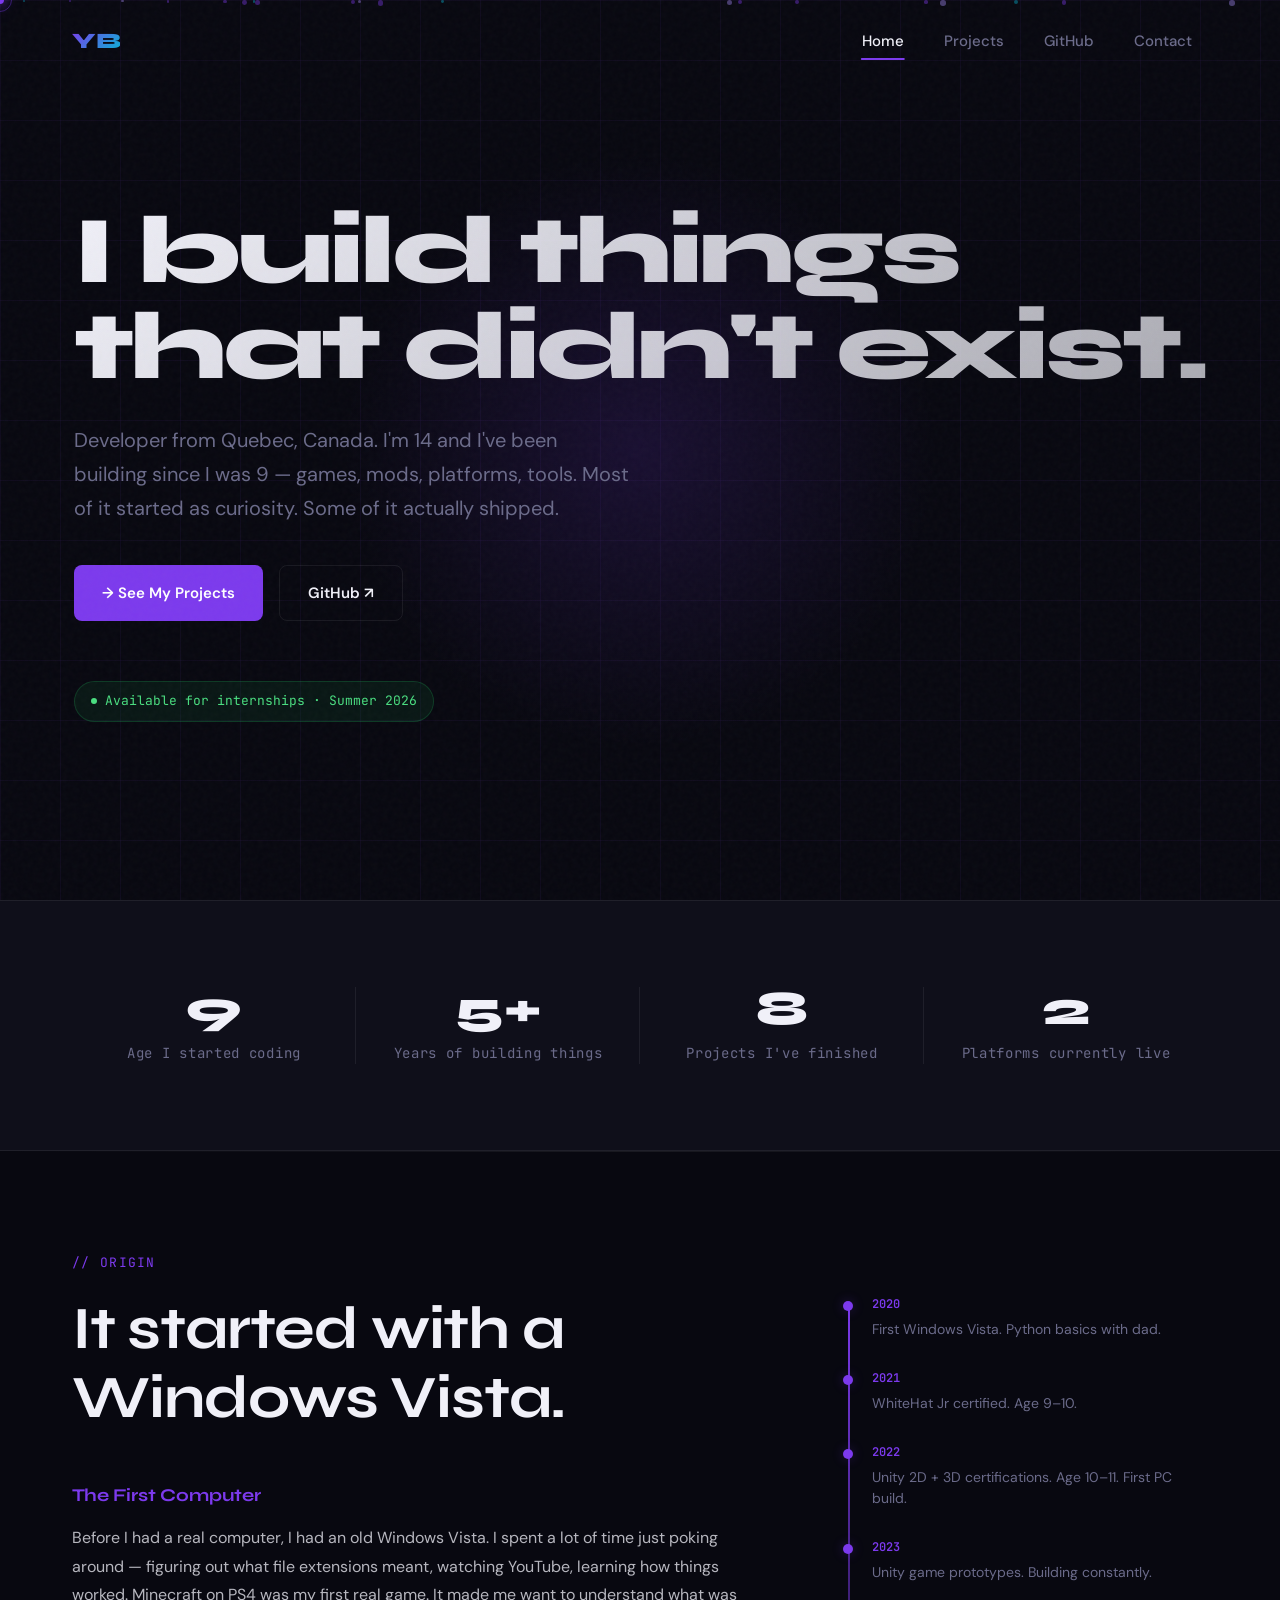
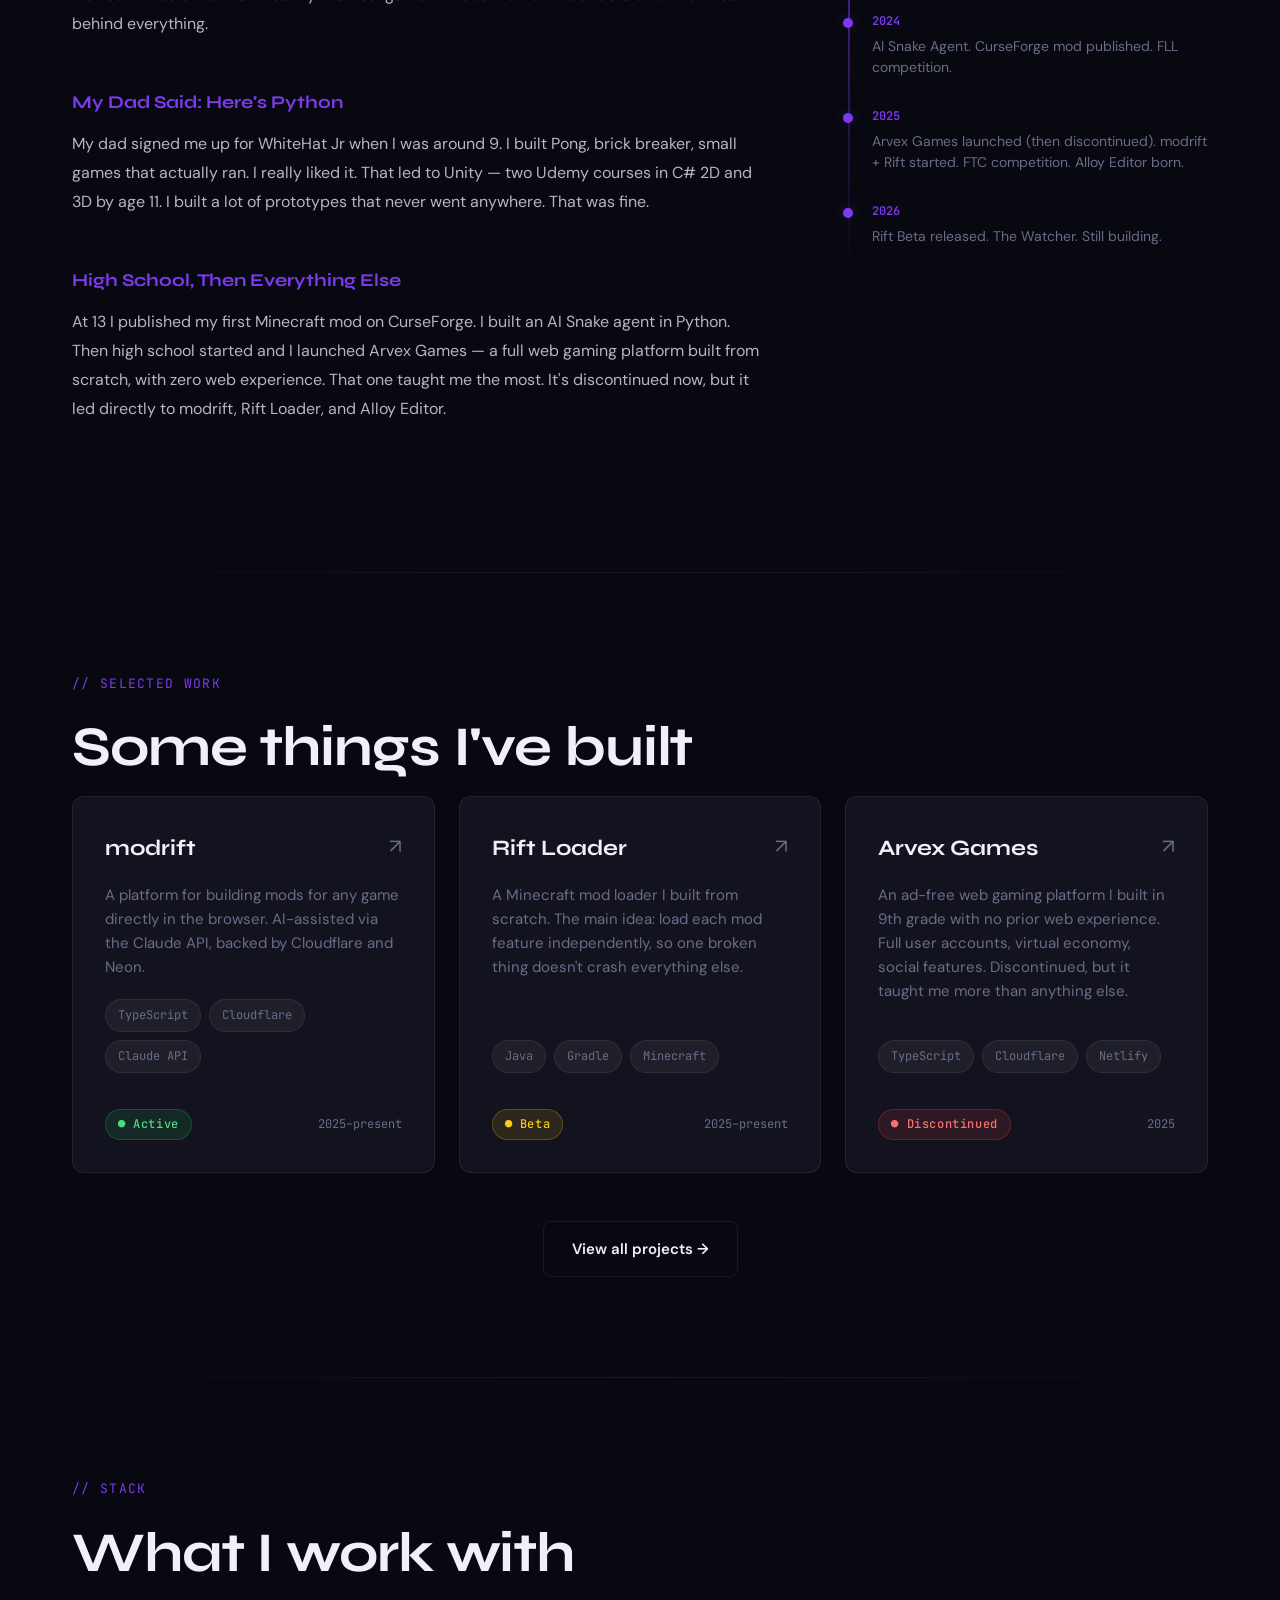
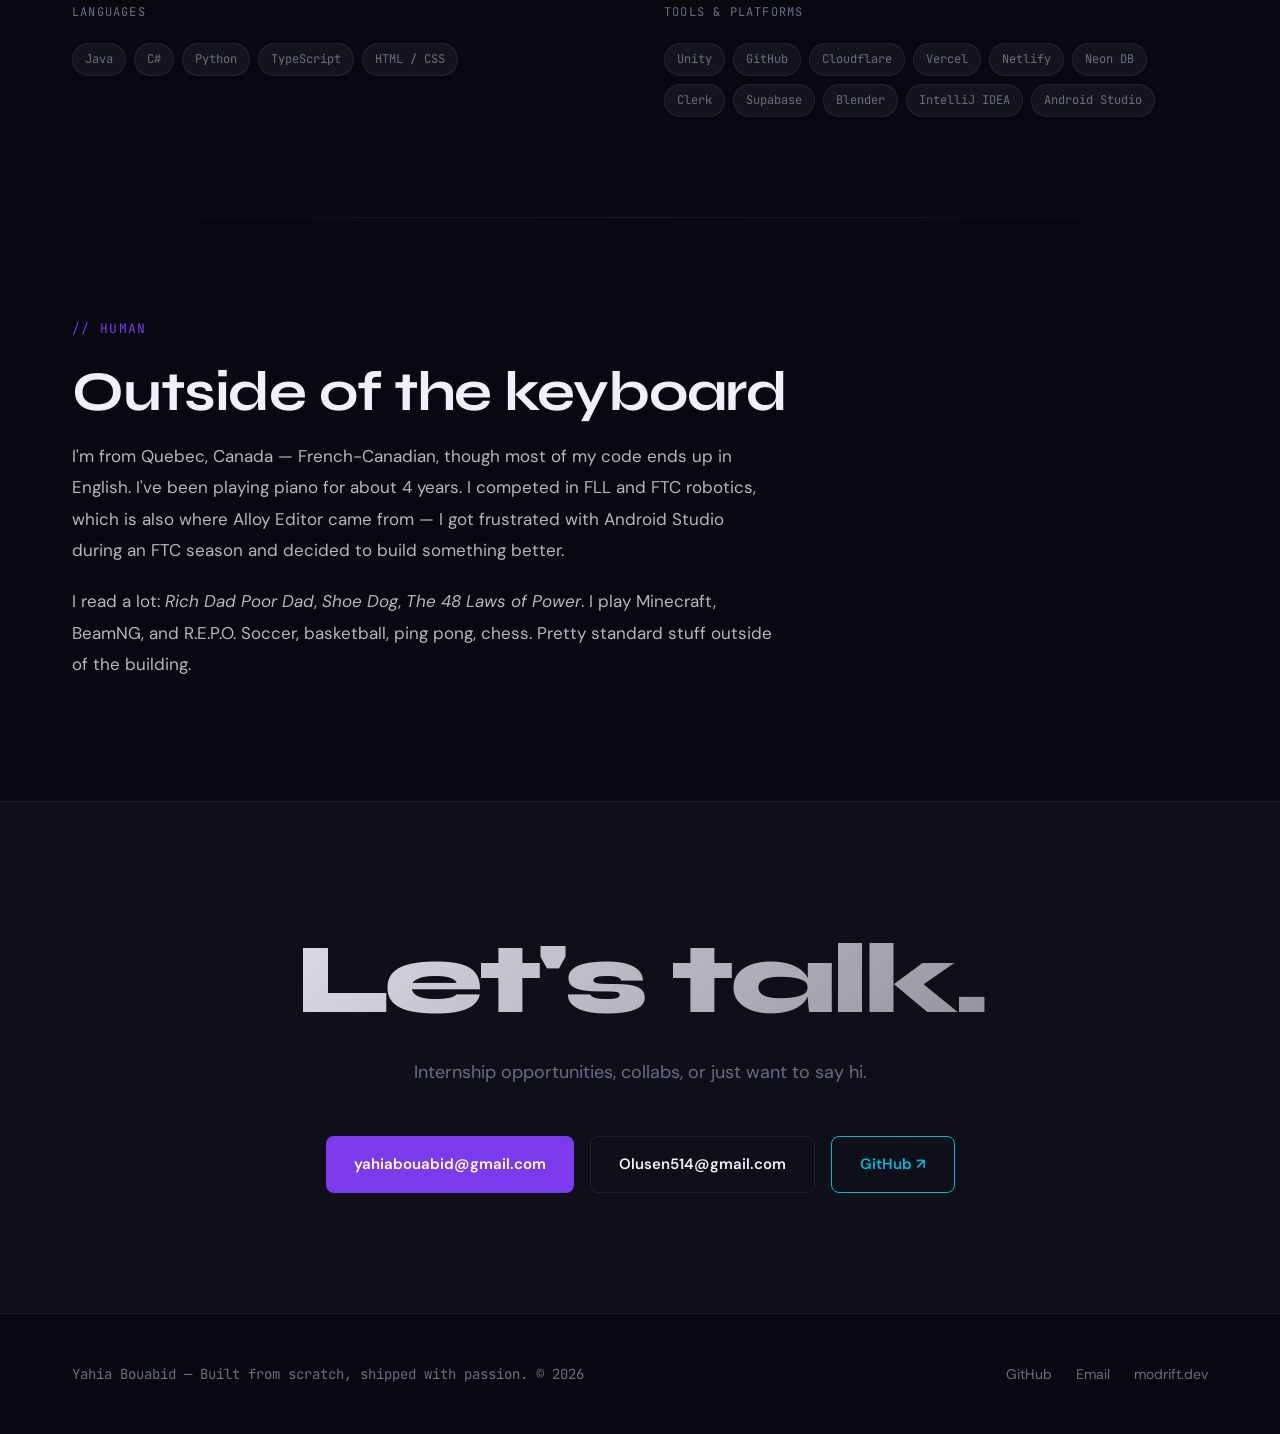
<file: index.html>
<!DOCTYPE html>
<html lang="en">
<head>
  <meta charset="UTF-8" />
  <meta name="viewport" content="width=device-width, initial-scale=1.0" />
  <title>Yahia Bouabid — Developer</title>
  <meta name="description" content="14-year-old self-taught developer from Quebec. I build games, mods, platforms, and tools." />
  <meta property="og:title" content="Yahia Bouabid — Developer" />
  <meta property="og:description" content="14-year-old self-taught developer from Quebec. I build games, mods, platforms, and tools." />
  <meta property="og:url" content="https://olusenbg.github.io/Olusen_Bg/" />
  <link rel="icon" href="data:image/svg+xml,<svg xmlns='http://www.w3.org/2000/svg' viewBox='0 0 100 100'><rect width='100' height='100' rx='16' fill='%23080810'/><text y='.9em' font-size='60' font-family='sans-serif' font-weight='900' fill='%237c3aed' x='8'>YB</text></svg>" />
  <link rel="stylesheet" href="css/style.css" />
  <link rel="stylesheet" href="css/nav.css" />
</head>
<body>

<div id="cursor"></div>
<div id="cursor-trail"></div>

<!-- NAV -->
<nav>
  <div class="nav-inner">
    <a href="/" class="nav-logo"><span>YB</span></a>
    <ul class="nav-links">
      <li><a href="/">Home</a></li>
      <li><a href="projects/">Projects</a></li>
      <li><a href="https://github.com/OlusenBg" target="_blank" rel="noopener noreferrer">GitHub</a></li>
      <li><a href="#contact">Contact</a></li>
    </ul>
    <button class="nav-hamburger" aria-label="Menu">
      <span></span><span></span><span></span>
    </button>
  </div>
</nav>
<div class="nav-mobile">
  <a href="/">Home</a>
  <a href="projects/">Projects</a>
  <a href="https://github.com/OlusenBg" target="_blank" rel="noopener noreferrer">GitHub</a>
  <a href="#contact">Contact</a>
</div>

<!-- HERO -->
<section class="hero">
  <div class="hero-bg">
    <div class="hero-grid"></div>
    <div class="hero-glow"></div>
    <div class="particles-container"></div>
  </div>
  <div class="container hero-content">
    <h1 class="hero-headline fade-up">I build things<br>that didn't exist.</h1>
    <p class="hero-sub fade-up delay-1">Developer from Quebec, Canada. I'm 14 and I've been building since I was 9 — games, mods, platforms, tools. Most of it started as curiosity. Some of it actually shipped.</p>
    <div class="hero-ctas fade-up delay-2">
      <a href="projects/" class="btn btn-primary">→ See My Projects</a>
      <a href="https://github.com/OlusenBg" target="_blank" rel="noopener noreferrer" class="btn btn-secondary">GitHub ↗</a>
    </div>
    <div class="fade-up delay-3">
      <span class="hero-badge">Available for internships · Summer 2026</span>
    </div>
  </div>
</section>

<!-- STATS BAR -->
<div class="stats-bar">
  <div class="container">
    <div class="stats-grid">
      <div class="stat-item fade-up">
        <div class="stat-number">9</div>
        <div class="stat-label">Age I started coding</div>
      </div>
      <div class="stat-item fade-up delay-1">
        <div class="stat-number">5+</div>
        <div class="stat-label">Years of building things</div>
      </div>
      <div class="stat-item fade-up delay-2">
        <div class="stat-number">8</div>
        <div class="stat-label">Projects I've finished</div>
      </div>
      <div class="stat-item fade-up delay-3">
        <div class="stat-number">2</div>
        <div class="stat-label">Platforms currently live</div>
      </div>
    </div>
  </div>
</div>

<div class="divider"></div>

<!-- STORY -->
<section>
  <div class="container">
    <span class="section-label fade-up">// ORIGIN</span>
    <div class="story-grid">
      <div>
        <h2 class="story-headline fade-up">It started with a<br>Windows Vista.</h2>

        <div class="chapter fade-up delay-1">
          <div class="chapter-title">The First Computer</div>
          <p>Before I had a real computer, I had an old Windows Vista. I spent a lot of time just poking around — figuring out what file extensions meant, watching YouTube, learning how things worked. Minecraft on PS4 was my first real game. It made me want to understand what was behind everything.</p>
        </div>

        <div class="chapter fade-up delay-2">
          <div class="chapter-title">My Dad Said: Here's Python</div>
          <p>My dad signed me up for WhiteHat Jr when I was around 9. I built Pong, brick breaker, small games that actually ran. I really liked it. That led to Unity — two Udemy courses in C# 2D and 3D by age 11. I built a lot of prototypes that never went anywhere. That was fine.</p>
        </div>

        <div class="chapter fade-up delay-3">
          <div class="chapter-title">High School, Then Everything Else</div>
          <p>At 13 I published my first Minecraft mod on CurseForge. I built an AI Snake agent in Python. Then high school started and I launched Arvex Games — a full web gaming platform built from scratch, with zero web experience. That one taught me the most. It's discontinued now, but it led directly to modrift, Rift Loader, and Alloy Editor.</p>
        </div>
      </div>

      <div class="fade-up delay-2">
        <div class="timeline">
          <div class="timeline-item">
            <div class="timeline-year">2020</div>
            <div class="timeline-text">First Windows Vista. Python basics with dad.</div>
          </div>
          <div class="timeline-item">
            <div class="timeline-year">2021</div>
            <div class="timeline-text">WhiteHat Jr certified. Age 9–10.</div>
          </div>
          <div class="timeline-item">
            <div class="timeline-year">2022</div>
            <div class="timeline-text">Unity 2D + 3D certifications. Age 10–11. First PC build.</div>
          </div>
          <div class="timeline-item">
            <div class="timeline-year">2023</div>
            <div class="timeline-text">Unity game prototypes. Building constantly.</div>
          </div>
          <div class="timeline-item">
            <div class="timeline-year">2024</div>
            <div class="timeline-text">AI Snake Agent. CurseForge mod published. FLL competition.</div>
          </div>
          <div class="timeline-item">
            <div class="timeline-year">2025</div>
            <div class="timeline-text">Arvex Games launched (then discontinued). modrift + Rift started. FTC competition. Alloy Editor born.</div>
          </div>
          <div class="timeline-item">
            <div class="timeline-year">2026</div>
            <div class="timeline-text">Rift Beta released. The Watcher. Still building.</div>
          </div>
        </div>
      </div>
    </div>
  </div>
</section>

<div class="divider"></div>

<!-- FEATURED PROJECTS -->
<section>
  <div class="container">
    <span class="section-label fade-up">// SELECTED WORK</span>
    <h2 class="section-heading fade-up delay-1">Some things I've built</h2>
    <div class="projects-grid">

      <a href="projects/modrift.html" class="project-card fade-up delay-1">
        <div class="project-card-header">
          <span class="project-name">modrift</span>
          <span class="project-arrow">↗</span>
        </div>
        <p class="project-desc">A platform for building mods for any game directly in the browser. AI-assisted via the Claude API, backed by Cloudflare and Neon.</p>
        <div class="tags" style="margin-bottom:16px">
          <span class="tag">TypeScript</span>
          <span class="tag">Cloudflare</span>
          <span class="tag">Claude API</span>
        </div>
        <div class="project-card-footer">
          <span class="badge badge-active">● Active</span>
          <span class="mono" style="font-size:12px;color:var(--text-muted)">2025–present</span>
        </div>
      </a>

      <a href="projects/rift.html" class="project-card fade-up delay-2">
        <div class="project-card-header">
          <span class="project-name">Rift Loader</span>
          <span class="project-arrow">↗</span>
        </div>
        <p class="project-desc">A Minecraft mod loader I built from scratch. The main idea: load each mod feature independently, so one broken thing doesn't crash everything else.</p>
        <div class="tags" style="margin-bottom:16px">
          <span class="tag">Java</span>
          <span class="tag">Gradle</span>
          <span class="tag">Minecraft</span>
        </div>
        <div class="project-card-footer">
          <span class="badge badge-beta">● Beta</span>
          <span class="mono" style="font-size:12px;color:var(--text-muted)">2025–present</span>
        </div>
      </a>

      <a href="projects/arvex-games.html" class="project-card fade-up delay-3">
        <div class="project-card-header">
          <span class="project-name">Arvex Games</span>
          <span class="project-arrow">↗</span>
        </div>
        <p class="project-desc">An ad-free web gaming platform I built in 9th grade with no prior web experience. Full user accounts, virtual economy, social features. Discontinued, but it taught me more than anything else.</p>
        <div class="tags" style="margin-bottom:16px">
          <span class="tag">TypeScript</span>
          <span class="tag">Cloudflare</span>
          <span class="tag">Netlify</span>
        </div>
        <div class="project-card-footer">
          <span class="badge badge-discontinued">● Discontinued</span>
          <span class="mono" style="font-size:12px;color:var(--text-muted)">2025</span>
        </div>
      </a>

    </div>
    <div class="fade-up delay-4" style="text-align:center">
      <a href="projects/" class="btn btn-secondary">View all projects →</a>
    </div>
  </div>
</section>

<div class="divider"></div>

<!-- SKILLS -->
<section>
  <div class="container">
    <span class="section-label fade-up">// STACK</span>
    <h2 class="section-heading fade-up delay-1">What I work with</h2>
    <div class="skills-grid">
      <div class="fade-up delay-1">
        <div class="skills-group-title">Languages</div>
        <div class="tags">
          <span class="tag">Java</span>
          <span class="tag">C#</span>
          <span class="tag">Python</span>
          <span class="tag">TypeScript</span>
          <span class="tag">HTML / CSS</span>
        </div>
      </div>
      <div class="fade-up delay-2">
        <div class="skills-group-title">Tools & Platforms</div>
        <div class="tags">
          <span class="tag">Unity</span>
          <span class="tag">GitHub</span>
          <span class="tag">Cloudflare</span>
          <span class="tag">Vercel</span>
          <span class="tag">Netlify</span>
          <span class="tag">Neon DB</span>
          <span class="tag">Clerk</span>
          <span class="tag">Supabase</span>
          <span class="tag">Blender</span>
          <span class="tag">IntelliJ IDEA</span>
          <span class="tag">Android Studio</span>
        </div>
      </div>
    </div>
  </div>
</section>

<div class="divider"></div>

<!-- BEYOND CODE -->
<section>
  <div class="container">
    <span class="section-label fade-up">// HUMAN</span>
    <h2 class="section-heading fade-up delay-1">Outside of the keyboard</h2>
    <div class="human-prose fade-up delay-2">
      <p>I'm from Quebec, Canada — French-Canadian, though most of my code ends up in English. I've been playing piano for about 4 years. I competed in FLL and FTC robotics, which is also where Alloy Editor came from — I got frustrated with Android Studio during an FTC season and decided to build something better.</p>
      <p>I read a lot: <em>Rich Dad Poor Dad</em>, <em>Shoe Dog</em>, <em>The 48 Laws of Power</em>. I play Minecraft, BeamNG, and R.E.P.O. Soccer, basketball, ping pong, chess. Pretty standard stuff outside of the building.</p>
    </div>
  </div>
</section>

<!-- CONTACT -->
<section class="contact-section" id="contact">
  <div class="container">
    <h2 class="contact-headline fade-up">Let's talk.</h2>
    <p class="contact-sub fade-up delay-1">Internship opportunities, collabs, or just want to say hi.</p>
    <div class="contact-ctas fade-up delay-2">
      <a href="mailto:yahiabouabid@gmail.com" class="btn btn-primary">yahiabouabid@gmail.com</a>
      <a href="mailto:Olusen514@gmail.com" class="btn btn-secondary">Olusen514@gmail.com</a>
      <a href="https://github.com/OlusenBg" target="_blank" rel="noopener noreferrer" class="btn btn-outline-cyan">GitHub ↗</a>
    </div>
  </div>
</section>

<!-- FOOTER -->
<footer>
  <div class="container">
    <div class="footer-inner">
      <span class="footer-copy">Yahia Bouabid — Built from scratch, shipped with passion. © 2026</span>
      <div class="footer-links">
        <a href="https://github.com/OlusenBg" target="_blank" rel="noopener noreferrer">GitHub</a>
        <a href="mailto:yahiabouabid@gmail.com">Email</a>
        <a href="https://modrift.dev" target="_blank" rel="noopener noreferrer">modrift.dev</a>
      </div>
    </div>
  </div>
</footer>

<script src="js/main.js"></script>
</body>
</html>
</file>
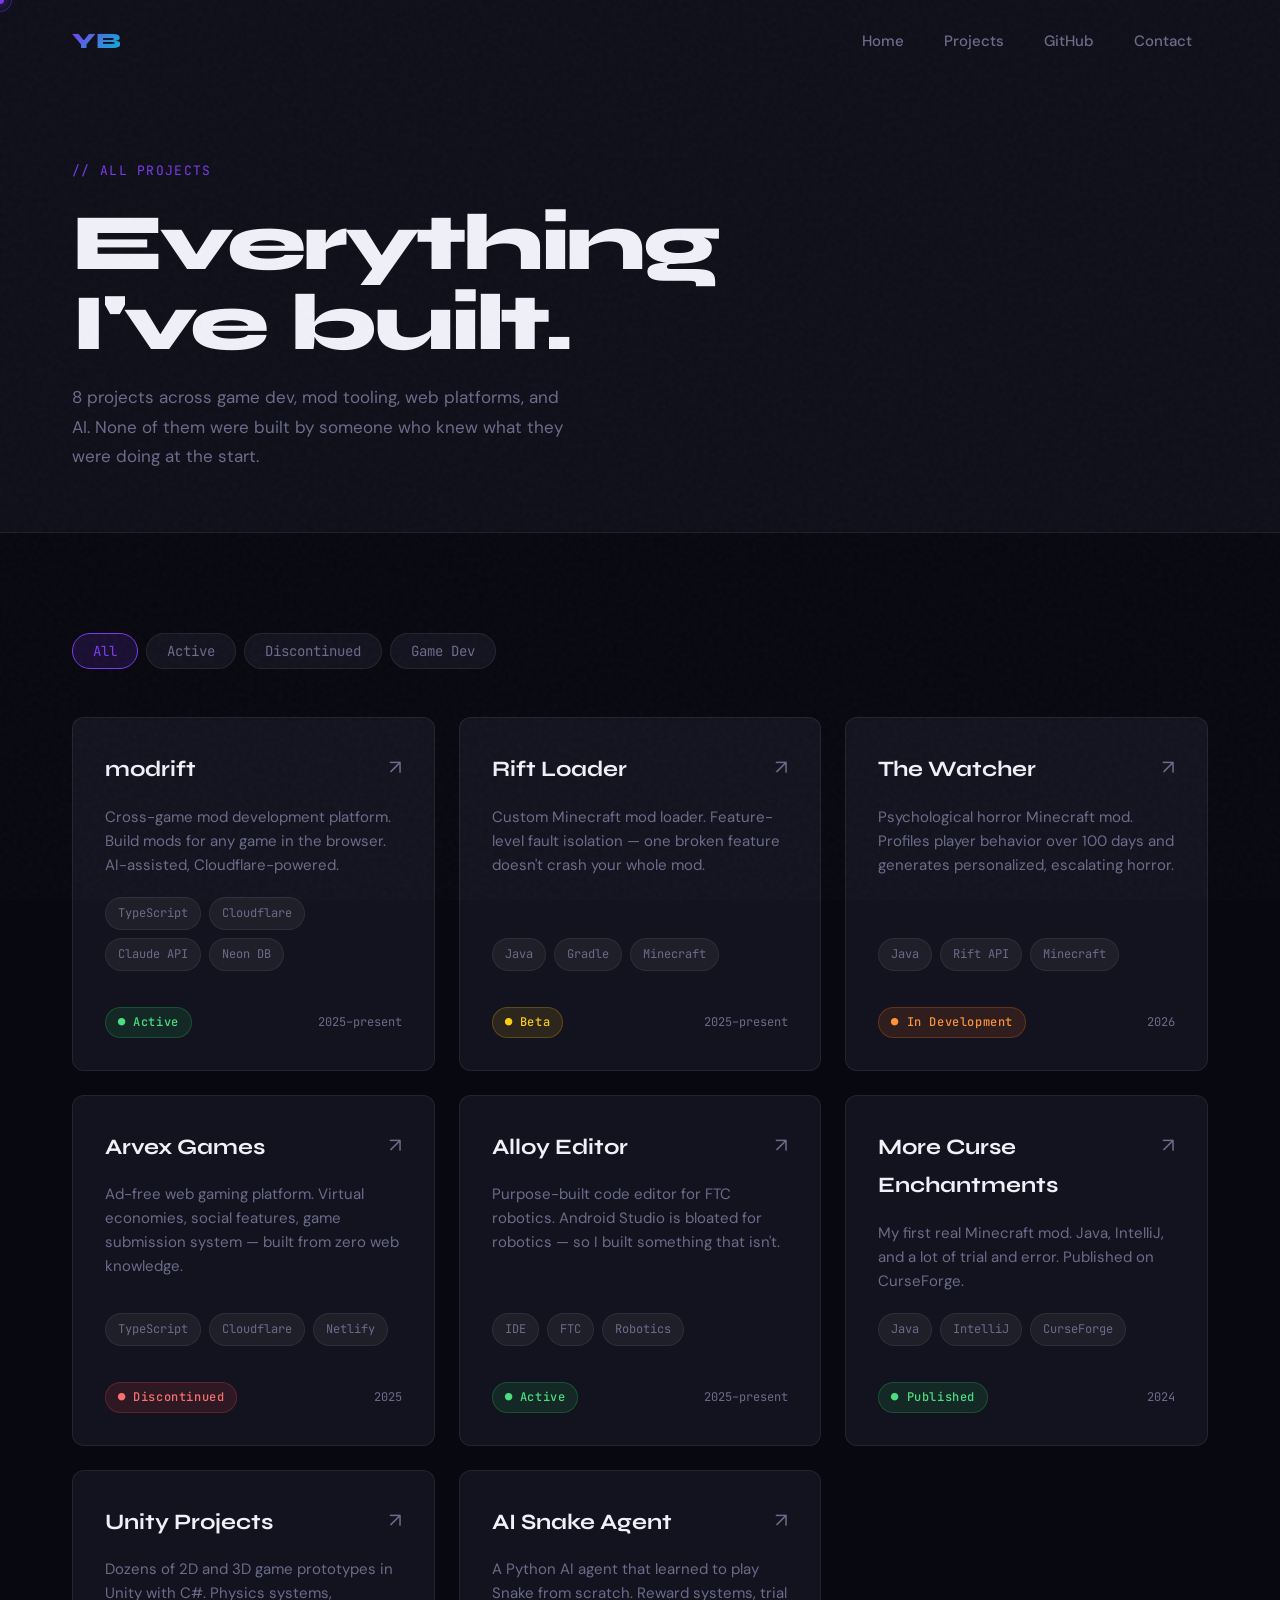
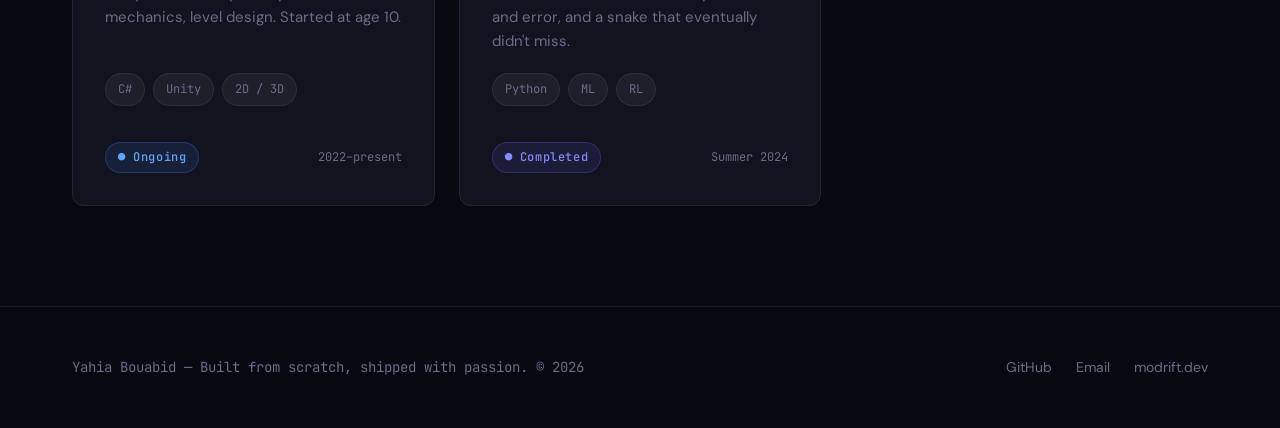
<file: projects/index.html>
<!DOCTYPE html>
<html lang="en">
<head>
  <meta charset="UTF-8" />
  <meta name="viewport" content="width=device-width, initial-scale=1.0" />
  <title>Projects — Yahia Bouabid</title>
  <meta name="description" content="All projects by Yahia Bouabid — games, mods, platforms, and tools." />
  <meta property="og:title" content="Projects — Yahia Bouabid" />
  <meta property="og:description" content="All projects by Yahia Bouabid — games, mods, platforms, and tools." />
  <meta property="og:url" content="https://olusenbg.github.io/Olusen_Bg/projects/" />
  <link rel="icon" href="data:image/svg+xml,<svg xmlns='http://www.w3.org/2000/svg' viewBox='0 0 100 100'><rect width='100' height='100' rx='16' fill='%23080810'/><text y='.9em' font-size='60' font-family='sans-serif' font-weight='900' fill='%237c3aed' x='8'>YB</text></svg>" />
  <link rel="stylesheet" href="../css/style.css" />
  <link rel="stylesheet" href="../css/nav.css" />
</head>
<body>

<div id="cursor"></div>
<div id="cursor-trail"></div>

<nav>
  <div class="nav-inner">
    <a href="../" class="nav-logo"><span>YB</span></a>
    <ul class="nav-links">
      <li><a href="../">Home</a></li>
      <li><a href="../projects/">Projects</a></li>
      <li><a href="https://github.com/OlusenBg" target="_blank" rel="noopener noreferrer">GitHub</a></li>
      <li><a href="../#contact">Contact</a></li>
    </ul>
    <button class="nav-hamburger" aria-label="Menu">
      <span></span><span></span><span></span>
    </button>
  </div>
</nav>
<div class="nav-mobile">
  <a href="../">Home</a>
  <a href="../projects/">Projects</a>
  <a href="https://github.com/OlusenBg" target="_blank" rel="noopener noreferrer">GitHub</a>
  <a href="../#contact">Contact</a>
</div>

<!-- PAGE HERO -->
<div style="padding: 160px 0 60px; background: var(--bg-surface); border-bottom: 1px solid var(--border);">
  <div class="container">
    <span class="section-label fade-up">// ALL PROJECTS</span>
    <h1 style="font-size: clamp(40px, 7vw, 80px); font-family: 'Syne', sans-serif; font-weight: 800; letter-spacing: -0.04em; line-height: 1;" class="fade-up delay-1">Everything<br>I've built.</h1>
    <p style="color: var(--text-muted); font-size: 17px; margin-top: 20px; max-width: 500px;" class="fade-up delay-2">8 projects across game dev, mod tooling, web platforms, and AI. None of them were built by someone who knew what they were doing at the start.</p>
  </div>
</div>

<section>
  <div class="container">

    <!-- Filter Tabs -->
    <div class="filter-tabs fade-up">
      <button class="filter-tab active" data-filter="all">All</button>
      <button class="filter-tab" data-filter="active">Active</button>
      <button class="filter-tab" data-filter="discontinued">Discontinued</button>
      <button class="filter-tab" data-filter="gamedev">Game Dev</button>
    </div>

    <!-- Projects Grid -->
    <div class="all-projects-grid">

      <a href="modrift.html" class="project-card fade-up" data-category="active platform">
        <div class="project-card-header">
          <span class="project-name">modrift</span>
          <span class="project-arrow">↗</span>
        </div>
        <p class="project-desc">Cross-game mod development platform. Build mods for any game in the browser. AI-assisted, Cloudflare-powered.</p>
        <div class="tags" style="margin-bottom: 16px">
          <span class="tag">TypeScript</span>
          <span class="tag">Cloudflare</span>
          <span class="tag">Claude API</span>
          <span class="tag">Neon DB</span>
        </div>
        <div class="project-card-footer">
          <span class="badge badge-active">● Active</span>
          <span class="mono" style="font-size:12px;color:var(--text-muted)">2025–present</span>
        </div>
      </a>

      <a href="rift.html" class="project-card fade-up delay-1" data-category="active gamedev platform">
        <div class="project-card-header">
          <span class="project-name">Rift Loader</span>
          <span class="project-arrow">↗</span>
        </div>
        <p class="project-desc">Custom Minecraft mod loader. Feature-level fault isolation — one broken feature doesn't crash your whole mod.</p>
        <div class="tags" style="margin-bottom: 16px">
          <span class="tag">Java</span>
          <span class="tag">Gradle</span>
          <span class="tag">Minecraft</span>
        </div>
        <div class="project-card-footer">
          <span class="badge badge-beta">● Beta</span>
          <span class="mono" style="font-size:12px;color:var(--text-muted)">2025–present</span>
        </div>
      </a>

      <a href="the-watcher.html" class="project-card fade-up delay-2" data-category="active gamedev">
        <div class="project-card-header">
          <span class="project-name">The Watcher</span>
          <span class="project-arrow">↗</span>
        </div>
        <p class="project-desc">Psychological horror Minecraft mod. Profiles player behavior over 100 days and generates personalized, escalating horror.</p>
        <div class="tags" style="margin-bottom: 16px">
          <span class="tag">Java</span>
          <span class="tag">Rift API</span>
          <span class="tag">Minecraft</span>
        </div>
        <div class="project-card-footer">
          <span class="badge badge-dev">● In Development</span>
          <span class="mono" style="font-size:12px;color:var(--text-muted)">2026</span>
        </div>
      </a>

      <a href="arvex-games.html" class="project-card fade-up" data-category="discontinued platform">
        <div class="project-card-header">
          <span class="project-name">Arvex Games</span>
          <span class="project-arrow">↗</span>
        </div>
        <p class="project-desc">Ad-free web gaming platform. Virtual economies, social features, game submission system — built from zero web knowledge.</p>
        <div class="tags" style="margin-bottom: 16px">
          <span class="tag">TypeScript</span>
          <span class="tag">Cloudflare</span>
          <span class="tag">Netlify</span>
        </div>
        <div class="project-card-footer">
          <span class="badge badge-discontinued">● Discontinued</span>
          <span class="mono" style="font-size:12px;color:var(--text-muted)">2025</span>
        </div>
      </a>

      <a href="alloy-editor.html" class="project-card fade-up delay-1" data-category="active tool">
        <div class="project-card-header">
          <span class="project-name">Alloy Editor</span>
          <span class="project-arrow">↗</span>
        </div>
        <p class="project-desc">Purpose-built code editor for FTC robotics. Android Studio is bloated for robotics — so I built something that isn't.</p>
        <div class="tags" style="margin-bottom: 16px">
          <span class="tag">IDE</span>
          <span class="tag">FTC</span>
          <span class="tag">Robotics</span>
        </div>
        <div class="project-card-footer">
          <span class="badge badge-active">● Active</span>
          <span class="mono" style="font-size:12px;color:var(--text-muted)">2025–present</span>
        </div>
      </a>

      <a href="minecraft-mod.html" class="project-card fade-up delay-2" data-category="active gamedev">
        <div class="project-card-header">
          <span class="project-name">More Curse Enchantments</span>
          <span class="project-arrow">↗</span>
        </div>
        <p class="project-desc">My first real Minecraft mod. Java, IntelliJ, and a lot of trial and error. Published on CurseForge.</p>
        <div class="tags" style="margin-bottom: 16px">
          <span class="tag">Java</span>
          <span class="tag">IntelliJ</span>
          <span class="tag">CurseForge</span>
        </div>
        <div class="project-card-footer">
          <span class="badge badge-published">● Published</span>
          <span class="mono" style="font-size:12px;color:var(--text-muted)">2024</span>
        </div>
      </a>

      <a href="unity-games.html" class="project-card fade-up" data-category="active gamedev">
        <div class="project-card-header">
          <span class="project-name">Unity Projects</span>
          <span class="project-arrow">↗</span>
        </div>
        <p class="project-desc">Dozens of 2D and 3D game prototypes in Unity with C#. Physics systems, mechanics, level design. Started at age 10.</p>
        <div class="tags" style="margin-bottom: 16px">
          <span class="tag">C#</span>
          <span class="tag">Unity</span>
          <span class="tag">2D / 3D</span>
        </div>
        <div class="project-card-footer">
          <span class="badge badge-ongoing">● Ongoing</span>
          <span class="mono" style="font-size:12px;color:var(--text-muted)">2022–present</span>
        </div>
      </a>

      <a href="ai-snake.html" class="project-card fade-up delay-1" data-category="active gamedev">
        <div class="project-card-header">
          <span class="project-name">AI Snake Agent</span>
          <span class="project-arrow">↗</span>
        </div>
        <p class="project-desc">A Python AI agent that learned to play Snake from scratch. Reward systems, trial and error, and a snake that eventually didn't miss.</p>
        <div class="tags" style="margin-bottom: 16px">
          <span class="tag">Python</span>
          <span class="tag">ML</span>
          <span class="tag">RL</span>
        </div>
        <div class="project-card-footer">
          <span class="badge badge-completed">● Completed</span>
          <span class="mono" style="font-size:12px;color:var(--text-muted)">Summer 2024</span>
        </div>
      </a>

    </div>
  </div>
</section>

<!-- FOOTER -->
<footer>
  <div class="container">
    <div class="footer-inner">
      <span class="footer-copy">Yahia Bouabid — Built from scratch, shipped with passion. © 2026</span>
      <div class="footer-links">
        <a href="https://github.com/OlusenBg" target="_blank" rel="noopener noreferrer">GitHub</a>
        <a href="mailto:yahiabouabid@gmail.com">Email</a>
        <a href="https://modrift.dev" target="_blank" rel="noopener noreferrer">modrift.dev</a>
      </div>
    </div>
  </div>
</footer>

<script src="../js/main.js"></script>
</body>
</html>
</file>
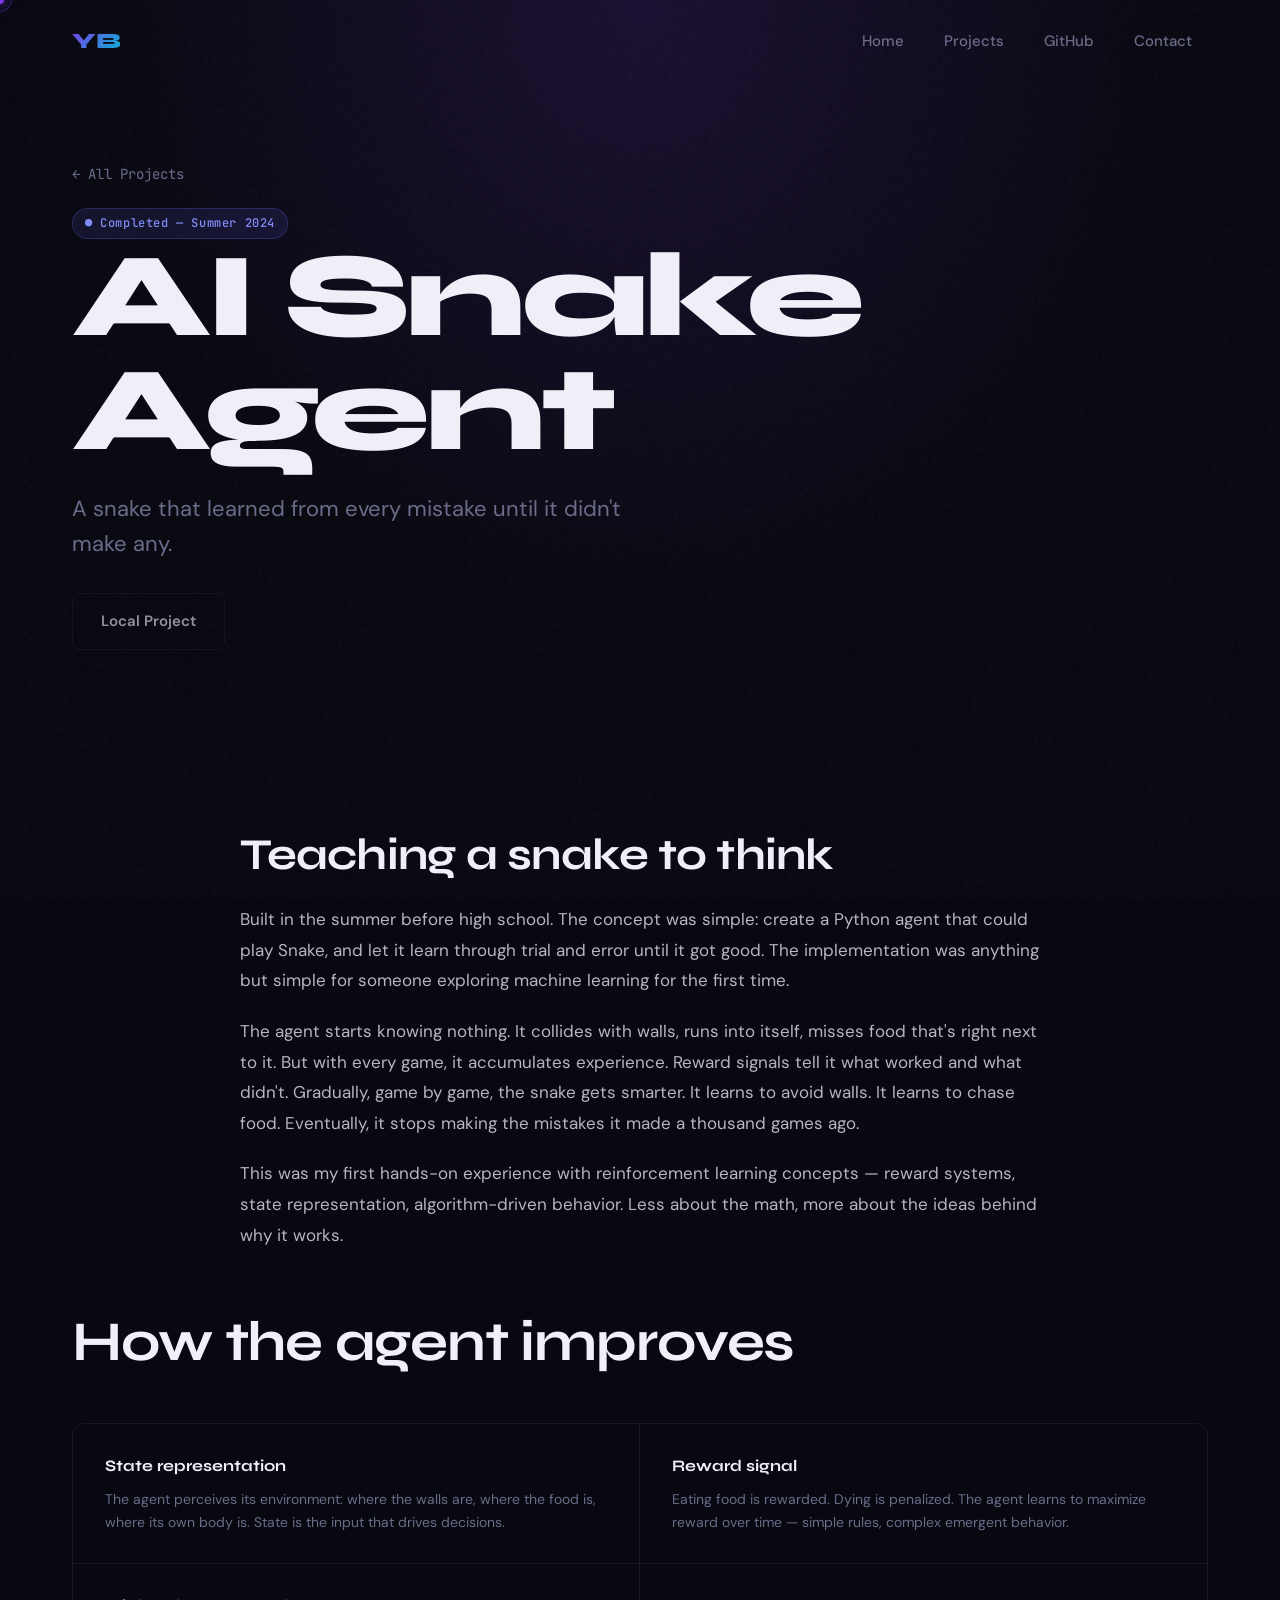
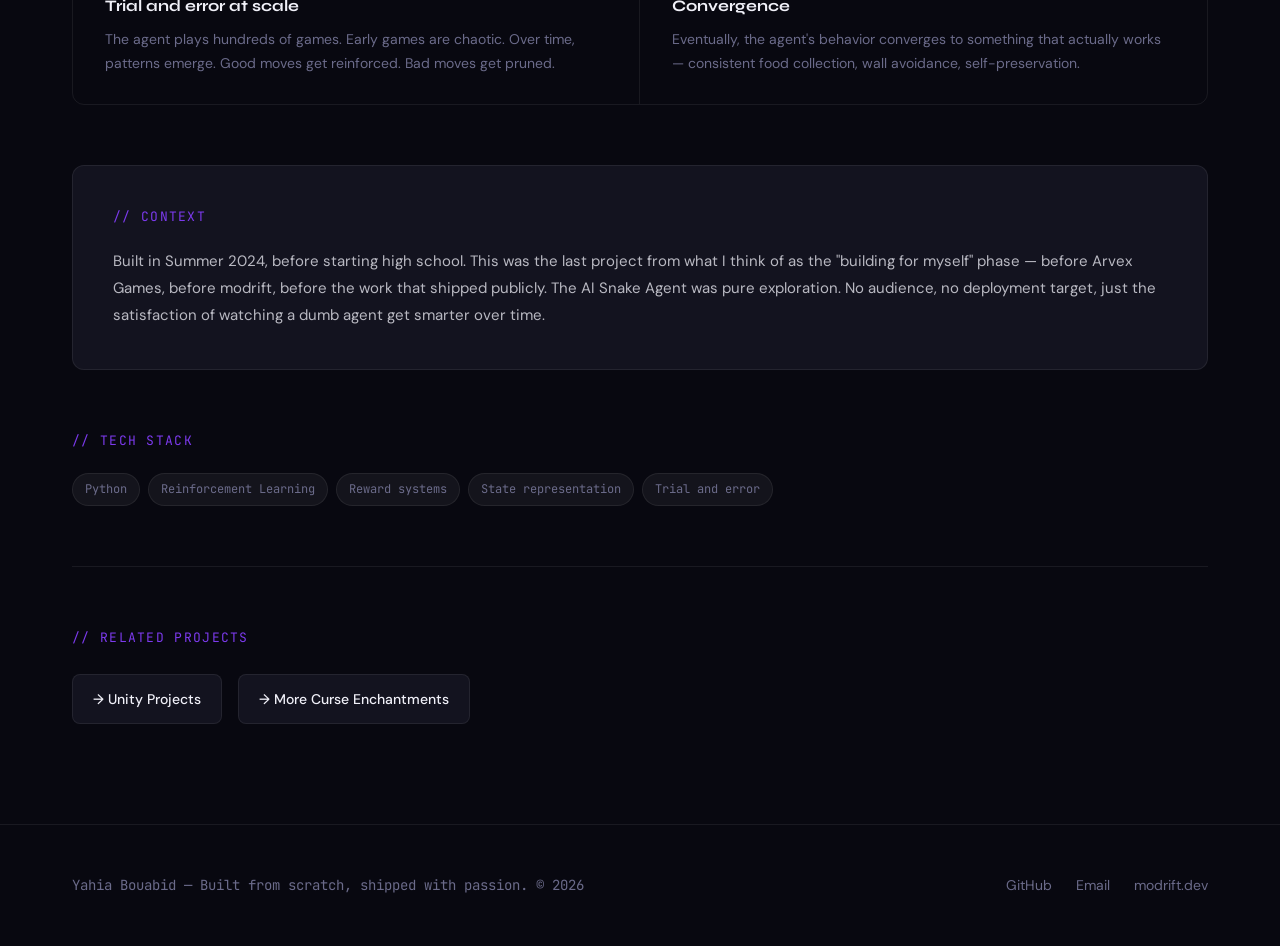
<file: projects/ai-snake.html>
<!DOCTYPE html>
<html lang="en">
<head>
  <meta charset="UTF-8" />
  <meta name="viewport" content="width=device-width, initial-scale=1.0" />
  <title>AI Snake Agent — Yahia Bouabid</title>
  <meta name="description" content="AI Snake Agent — a snake that learned from every mistake until it didn't make any." />
  <meta property="og:title" content="AI Snake Agent — Yahia Bouabid" />
  <meta property="og:description" content="A snake that learned from every mistake until it didn't make any." />
  <meta property="og:url" content="https://olusenbg.github.io/Olusen_Bg/projects/ai-snake.html" />
  <link rel="icon" href="data:image/svg+xml,<svg xmlns='http://www.w3.org/2000/svg' viewBox='0 0 100 100'><rect width='100' height='100' rx='16' fill='%23080810'/><text y='.9em' font-size='60' font-family='sans-serif' font-weight='900' fill='%237c3aed' x='8'>YB</text></svg>" />
  <link rel="stylesheet" href="../css/style.css" />
  <link rel="stylesheet" href="../css/nav.css" />
</head>
<body>

<div id="cursor"></div>
<div id="cursor-trail"></div>

<nav>
  <div class="nav-inner">
    <a href="../" class="nav-logo"><span>YB</span></a>
    <ul class="nav-links">
      <li><a href="../">Home</a></li>
      <li><a href="../projects/">Projects</a></li>
      <li><a href="https://github.com/OlusenBg" target="_blank" rel="noopener noreferrer">GitHub</a></li>
      <li><a href="../#contact">Contact</a></li>
    </ul>
    <button class="nav-hamburger" aria-label="Menu">
      <span></span><span></span><span></span>
    </button>
  </div>
</nav>
<div class="nav-mobile">
  <a href="../">Home</a>
  <a href="../projects/">Projects</a>
  <a href="https://github.com/OlusenBg" target="_blank" rel="noopener noreferrer">GitHub</a>
  <a href="../#contact">Contact</a>
</div>

<!-- PROJECT HERO -->
<div class="project-hero">
  <div class="project-hero-bg"></div>
  <div class="container" style="position:relative;z-index:1">
    <div style="margin-bottom:20px" class="fade-up">
      <a href="../projects/" style="color:var(--text-muted);text-decoration:none;font-size:14px;font-family:'JetBrains Mono',monospace;transition:color 0.2s" onmouseover="this.style.color='var(--accent-primary)'" onmouseout="this.style.color='var(--text-muted)'">← All Projects</a>
    </div>
    <span class="badge badge-completed fade-up">● Completed — Summer 2024</span>
    <h1 class="project-hero-title fade-up delay-1">AI Snake Agent</h1>
    <p class="project-hero-tagline fade-up delay-2">A snake that learned from every mistake until it didn't make any.</p>
    <div style="display:flex;gap:16px;flex-wrap:wrap" class="fade-up delay-3">
      <span class="btn btn-secondary" style="cursor:default;opacity:0.6">Local Project</span>
    </div>
  </div>
</div>

<section>
  <div class="container">

    <!-- Description -->
    <div class="desc-section">
      <h2 class="fade-up">Teaching a snake to think</h2>
      <p class="fade-up delay-1">Built in the summer before high school. The concept was simple: create a Python agent that could play Snake, and let it learn through trial and error until it got good. The implementation was anything but simple for someone exploring machine learning for the first time.</p>
      <p class="fade-up delay-2">The agent starts knowing nothing. It collides with walls, runs into itself, misses food that's right next to it. But with every game, it accumulates experience. Reward signals tell it what worked and what didn't. Gradually, game by game, the snake gets smarter. It learns to avoid walls. It learns to chase food. Eventually, it stops making the mistakes it made a thousand games ago.</p>
      <p class="fade-up delay-3">This was my first hands-on experience with reinforcement learning concepts — reward systems, state representation, algorithm-driven behavior. Less about the math, more about the ideas behind why it works.</p>
    </div>

    <!-- How it learns -->
    <h2 class="section-heading fade-up">How the agent improves</h2>
    <div class="features-grid">
      <div class="feature-card fade-up delay-1">
        <div class="feature-card-title">State representation</div>
        <p>The agent perceives its environment: where the walls are, where the food is, where its own body is. State is the input that drives decisions.</p>
      </div>
      <div class="feature-card fade-up delay-2">
        <div class="feature-card-title">Reward signal</div>
        <p>Eating food is rewarded. Dying is penalized. The agent learns to maximize reward over time — simple rules, complex emergent behavior.</p>
      </div>
      <div class="feature-card fade-up delay-1">
        <div class="feature-card-title">Trial and error at scale</div>
        <p>The agent plays hundreds of games. Early games are chaotic. Over time, patterns emerge. Good moves get reinforced. Bad moves get pruned.</p>
      </div>
      <div class="feature-card fade-up delay-2">
        <div class="feature-card-title">Convergence</div>
        <p>Eventually, the agent's behavior converges to something that actually works — consistent food collection, wall avoidance, self-preservation.</p>
      </div>
    </div>

    <!-- Context -->
    <div style="padding:40px;background:var(--bg-card);border:1px solid var(--border);border-radius:var(--radius);margin:60px 0;" class="fade-up">
      <span class="section-label">// CONTEXT</span>
      <p style="margin-top:16px;font-size:15px;line-height:1.8;color:rgba(240,240,248,0.75)">Built in Summer 2024, before starting high school. This was the last project from what I think of as the "building for myself" phase — before Arvex Games, before modrift, before the work that shipped publicly. The AI Snake Agent was pure exploration. No audience, no deployment target, just the satisfaction of watching a dumb agent get smarter over time.</p>
    </div>

    <!-- Tech Stack -->
    <div style="margin: 60px 0" class="fade-up">
      <span class="section-label">// TECH STACK</span>
      <div class="tags" style="margin-top: 16px">
        <span class="tag">Python</span>
        <span class="tag">Reinforcement Learning</span>
        <span class="tag">Reward systems</span>
        <span class="tag">State representation</span>
        <span class="tag">Trial and error</span>
      </div>
    </div>

    <!-- Related -->
    <div class="related-section fade-up">
      <span class="section-label">// RELATED PROJECTS</span>
      <div class="related-links">
        <a href="unity-games.html" class="related-link">→ Unity Projects</a>
        <a href="minecraft-mod.html" class="related-link">→ More Curse Enchantments</a>
      </div>
    </div>

  </div>
</section>

<!-- FOOTER -->
<footer>
  <div class="container">
    <div class="footer-inner">
      <span class="footer-copy">Yahia Bouabid — Built from scratch, shipped with passion. © 2026</span>
      <div class="footer-links">
        <a href="https://github.com/OlusenBg" target="_blank" rel="noopener noreferrer">GitHub</a>
        <a href="mailto:yahiabouabid@gmail.com">Email</a>
        <a href="https://modrift.dev" target="_blank" rel="noopener noreferrer">modrift.dev</a>
      </div>
    </div>
  </div>
</footer>

<script src="../js/main.js"></script>
</body>
</html>
</file>
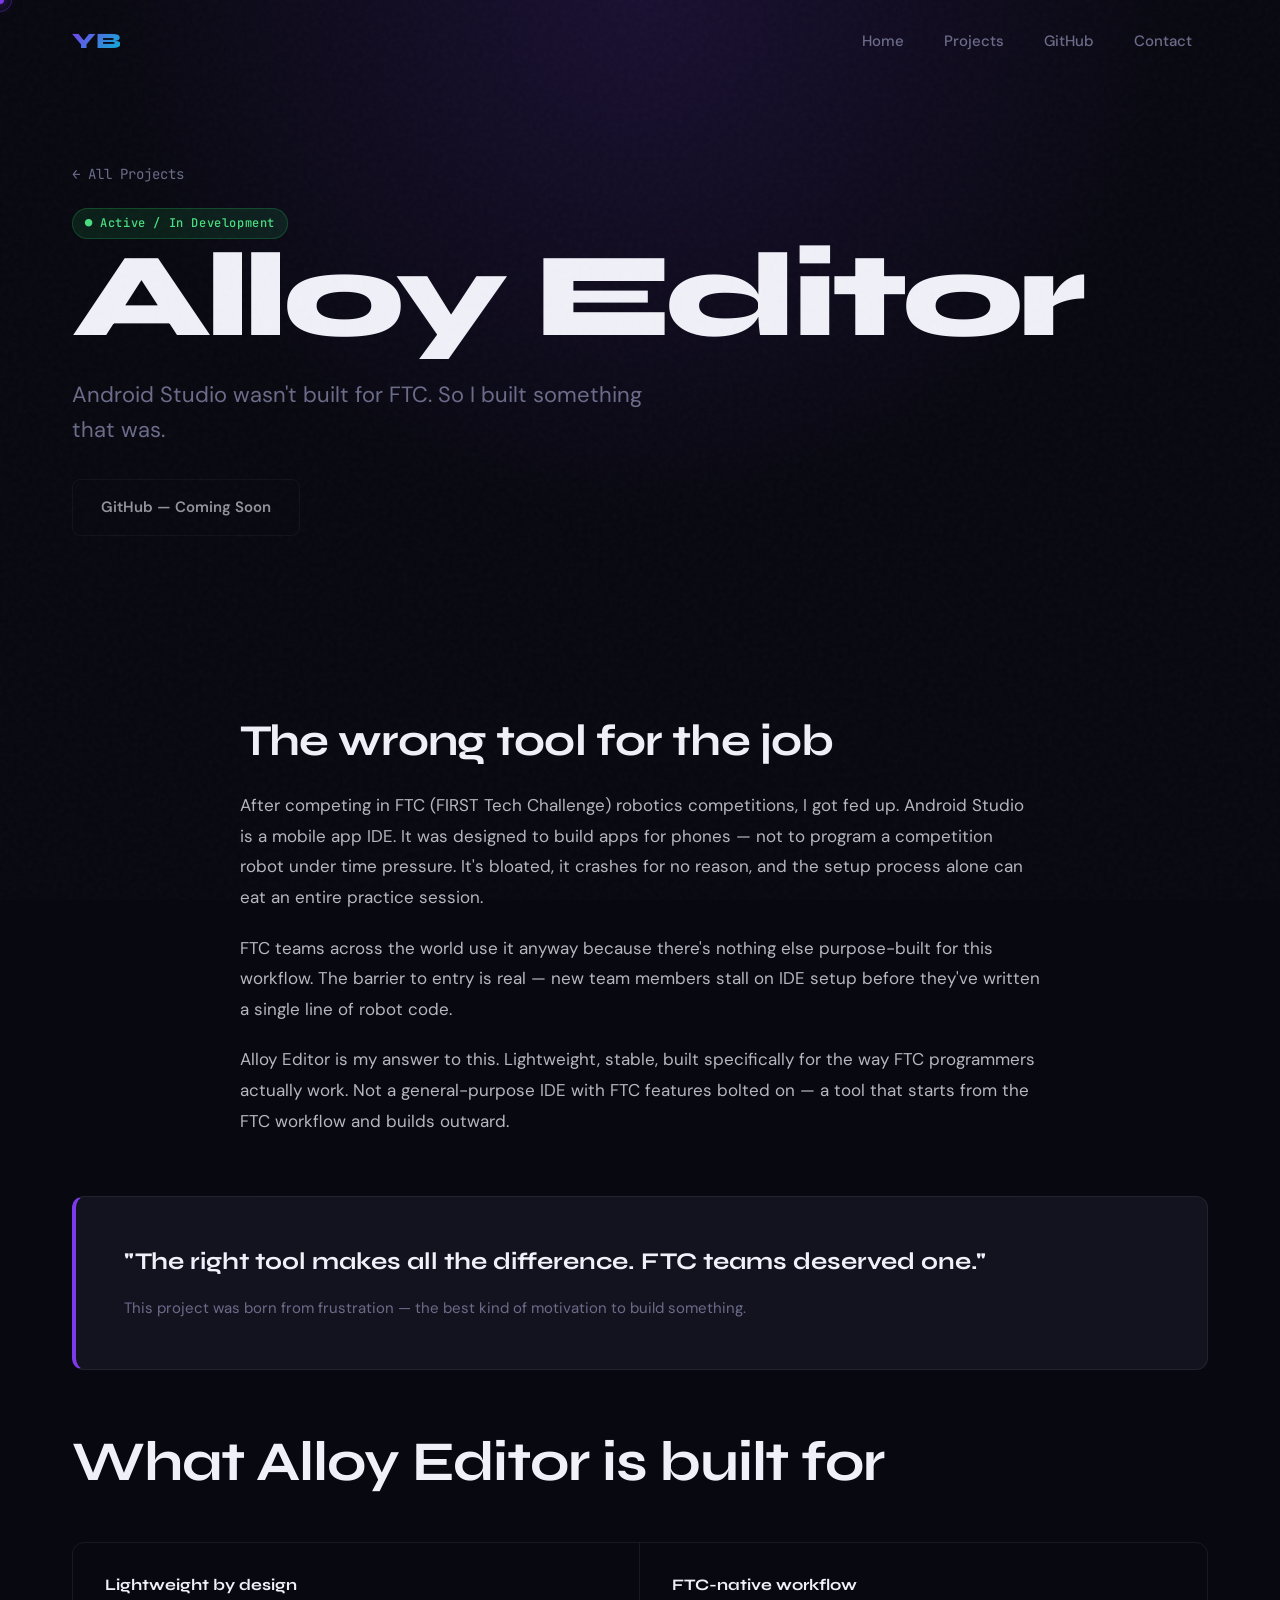
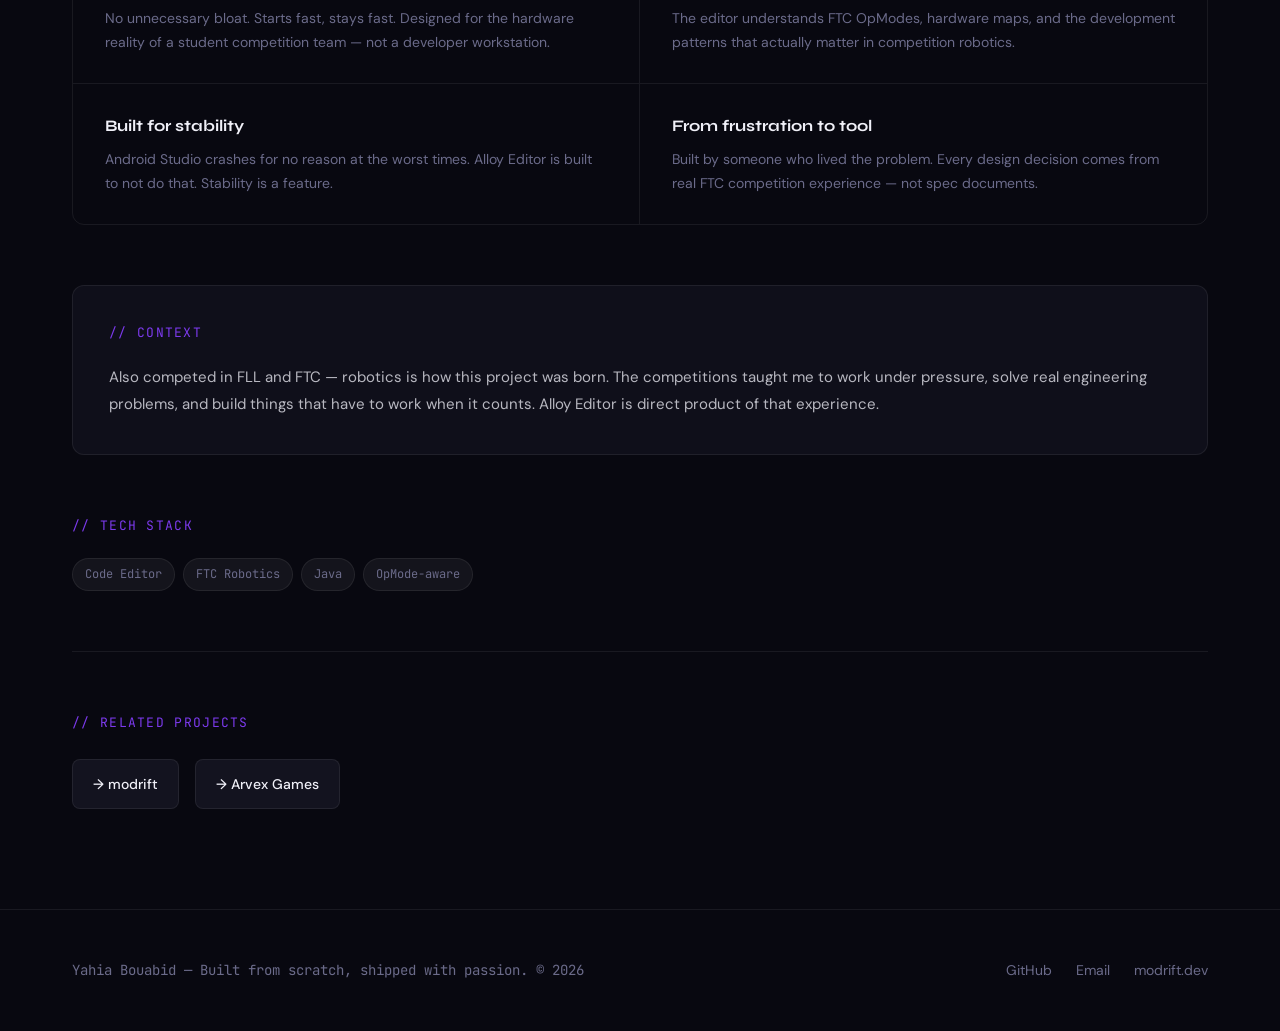
<file: projects/alloy-editor.html>
<!DOCTYPE html>
<html lang="en">
<head>
  <meta charset="UTF-8" />
  <meta name="viewport" content="width=device-width, initial-scale=1.0" />
  <title>Alloy Editor — Yahia Bouabid</title>
  <meta name="description" content="Alloy Editor — purpose-built code editor for FTC robotics. Android Studio wasn't built for FTC, so I built something that was." />
  <meta property="og:title" content="Alloy Editor — Yahia Bouabid" />
  <meta property="og:description" content="Android Studio wasn't built for FTC. So I built something that was." />
  <meta property="og:url" content="https://olusenbg.github.io/Olusen_Bg/projects/alloy-editor.html" />
  <link rel="icon" href="data:image/svg+xml,<svg xmlns='http://www.w3.org/2000/svg' viewBox='0 0 100 100'><rect width='100' height='100' rx='16' fill='%23080810'/><text y='.9em' font-size='60' font-family='sans-serif' font-weight='900' fill='%237c3aed' x='8'>YB</text></svg>" />
  <link rel="stylesheet" href="../css/style.css" />
  <link rel="stylesheet" href="../css/nav.css" />
</head>
<body>

<div id="cursor"></div>
<div id="cursor-trail"></div>

<nav>
  <div class="nav-inner">
    <a href="../" class="nav-logo"><span>YB</span></a>
    <ul class="nav-links">
      <li><a href="../">Home</a></li>
      <li><a href="../projects/">Projects</a></li>
      <li><a href="https://github.com/OlusenBg" target="_blank" rel="noopener noreferrer">GitHub</a></li>
      <li><a href="../#contact">Contact</a></li>
    </ul>
    <button class="nav-hamburger" aria-label="Menu">
      <span></span><span></span><span></span>
    </button>
  </div>
</nav>
<div class="nav-mobile">
  <a href="../">Home</a>
  <a href="../projects/">Projects</a>
  <a href="https://github.com/OlusenBg" target="_blank" rel="noopener noreferrer">GitHub</a>
  <a href="../#contact">Contact</a>
</div>

<!-- PROJECT HERO -->
<div class="project-hero">
  <div class="project-hero-bg"></div>
  <div class="container" style="position:relative;z-index:1">
    <div style="margin-bottom:20px" class="fade-up">
      <a href="../projects/" style="color:var(--text-muted);text-decoration:none;font-size:14px;font-family:'JetBrains Mono',monospace;transition:color 0.2s" onmouseover="this.style.color='var(--accent-primary)'" onmouseout="this.style.color='var(--text-muted)'">← All Projects</a>
    </div>
    <span class="badge badge-active fade-up">● Active / In Development</span>
    <h1 class="project-hero-title fade-up delay-1">Alloy Editor</h1>
    <p class="project-hero-tagline fade-up delay-2">Android Studio wasn't built for FTC. So I built something that was.</p>
    <div style="display:flex;gap:16px;flex-wrap:wrap" class="fade-up delay-3">
      <span class="btn btn-secondary" style="cursor:default;opacity:0.6">GitHub — Coming Soon</span>
    </div>
  </div>
</div>

<section>
  <div class="container">

    <!-- The problem -->
    <div class="desc-section">
      <h2 class="fade-up">The wrong tool for the job</h2>
      <p class="fade-up delay-1">After competing in FTC (FIRST Tech Challenge) robotics competitions, I got fed up. Android Studio is a mobile app IDE. It was designed to build apps for phones — not to program a competition robot under time pressure. It's bloated, it crashes for no reason, and the setup process alone can eat an entire practice session.</p>
      <p class="fade-up delay-2">FTC teams across the world use it anyway because there's nothing else purpose-built for this workflow. The barrier to entry is real — new team members stall on IDE setup before they've written a single line of robot code.</p>
      <p class="fade-up delay-3">Alloy Editor is my answer to this. Lightweight, stable, built specifically for the way FTC programmers actually work. Not a general-purpose IDE with FTC features bolted on — a tool that starts from the FTC workflow and builds outward.</p>
    </div>

    <!-- Frustration quote -->
    <div style="padding:48px;background:var(--bg-card);border:1px solid var(--border);border-left:4px solid var(--accent-primary);border-radius:var(--radius);margin:60px 0;" class="fade-up">
      <p style="font-family:'Syne',sans-serif;font-size:clamp(18px,2.5vw,24px);font-weight:700;line-height:1.4;color:var(--text-primary);">"The right tool makes all the difference. FTC teams deserved one."</p>
      <p style="margin-top:16px;font-size:15px;color:var(--text-muted)">This project was born from frustration — the best kind of motivation to build something.</p>
    </div>

    <!-- Features -->
    <h2 class="section-heading fade-up">What Alloy Editor is built for</h2>
    <div class="features-grid">
      <div class="feature-card fade-up delay-1">
        <div class="feature-card-title">Lightweight by design</div>
        <p>No unnecessary bloat. Starts fast, stays fast. Designed for the hardware reality of a student competition team — not a developer workstation.</p>
      </div>
      <div class="feature-card fade-up delay-2">
        <div class="feature-card-title">FTC-native workflow</div>
        <p>The editor understands FTC OpModes, hardware maps, and the development patterns that actually matter in competition robotics.</p>
      </div>
      <div class="feature-card fade-up delay-1">
        <div class="feature-card-title">Built for stability</div>
        <p>Android Studio crashes for no reason at the worst times. Alloy Editor is built to not do that. Stability is a feature.</p>
      </div>
      <div class="feature-card fade-up delay-2">
        <div class="feature-card-title">From frustration to tool</div>
        <p>Built by someone who lived the problem. Every design decision comes from real FTC competition experience — not spec documents.</p>
      </div>
    </div>

    <!-- Robotics context -->
    <div style="margin:60px 0;padding:36px;background:var(--bg-surface);border:1px solid var(--border);border-radius:var(--radius);" class="fade-up">
      <span class="section-label">// CONTEXT</span>
      <p style="margin-top:16px;font-size:15px;color:rgba(240,240,248,0.75);line-height:1.8">Also competed in FLL and FTC — robotics is how this project was born. The competitions taught me to work under pressure, solve real engineering problems, and build things that have to work when it counts. Alloy Editor is direct product of that experience.</p>
    </div>

    <!-- Status -->
    <div style="margin:60px 0" class="fade-up">
      <span class="section-label">// TECH STACK</span>
      <div class="tags" style="margin-top: 16px">
        <span class="tag">Code Editor</span>
        <span class="tag">FTC Robotics</span>
        <span class="tag">Java</span>
        <span class="tag">OpMode-aware</span>
      </div>
    </div>

    <!-- Related -->
    <div class="related-section fade-up">
      <span class="section-label">// RELATED PROJECTS</span>
      <div class="related-links">
        <a href="modrift.html" class="related-link">→ modrift</a>
        <a href="arvex-games.html" class="related-link">→ Arvex Games</a>
      </div>
    </div>

  </div>
</section>

<!-- FOOTER -->
<footer>
  <div class="container">
    <div class="footer-inner">
      <span class="footer-copy">Yahia Bouabid — Built from scratch, shipped with passion. © 2026</span>
      <div class="footer-links">
        <a href="https://github.com/OlusenBg" target="_blank" rel="noopener noreferrer">GitHub</a>
        <a href="mailto:yahiabouabid@gmail.com">Email</a>
        <a href="https://modrift.dev" target="_blank" rel="noopener noreferrer">modrift.dev</a>
      </div>
    </div>
  </div>
</footer>

<script src="../js/main.js"></script>
</body>
</html>
</file>
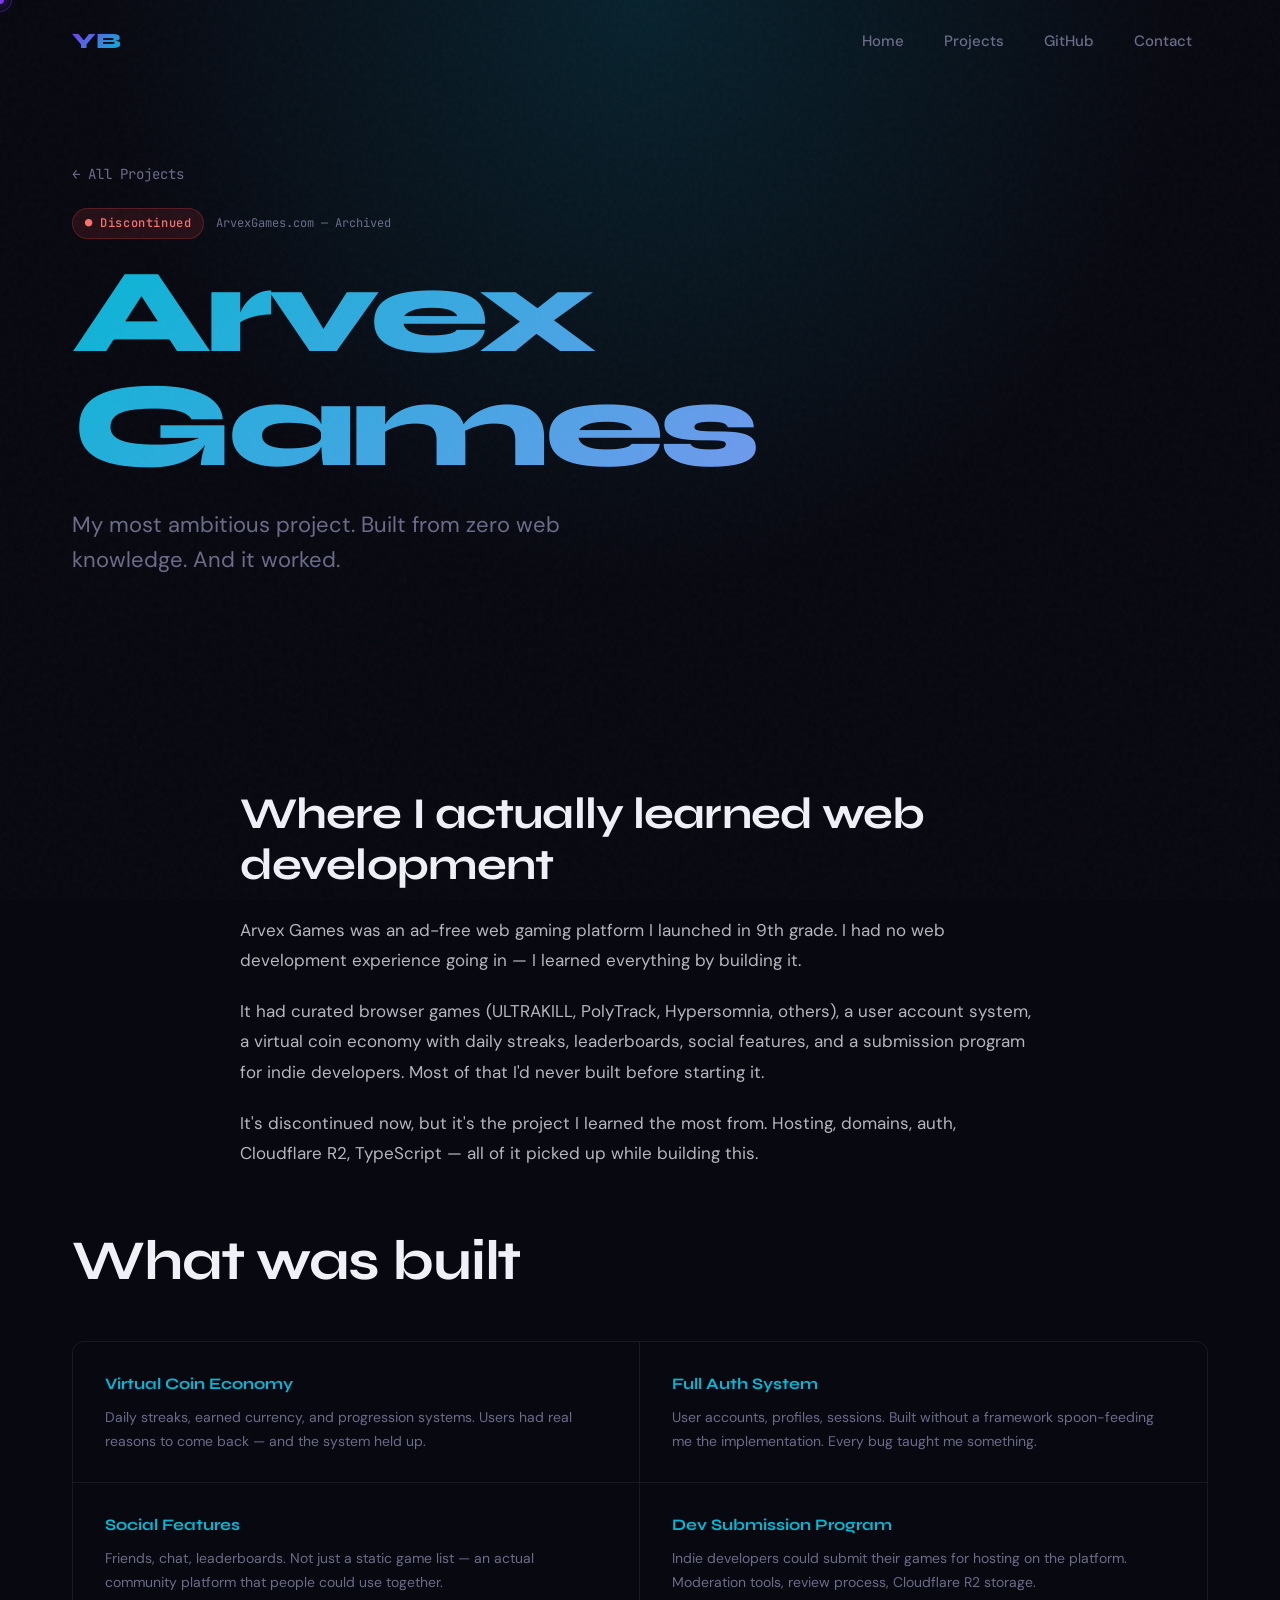
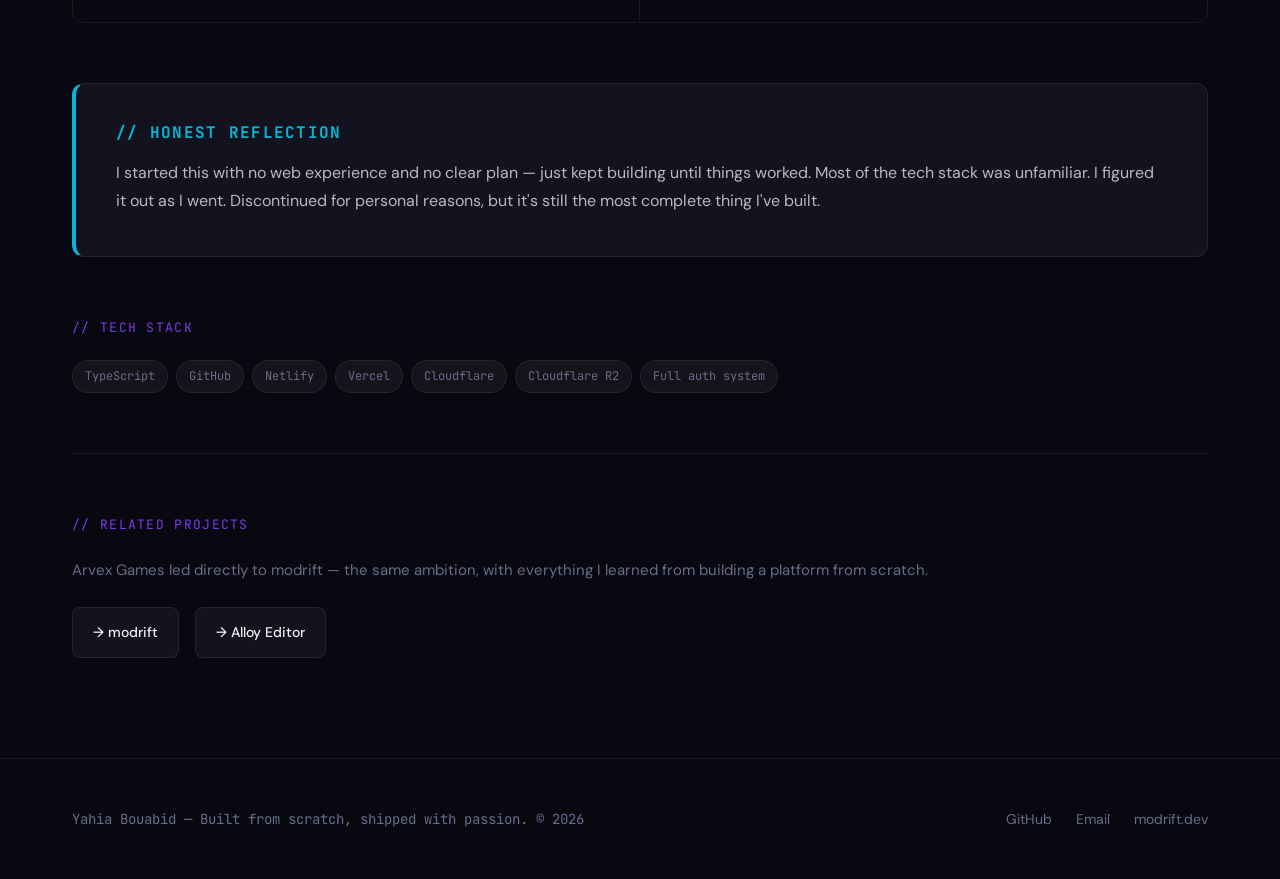
<file: projects/arvex-games.html>
<!DOCTYPE html>
<html lang="en">
<head>
  <meta charset="UTF-8" />
  <meta name="viewport" content="width=device-width, initial-scale=1.0" />
  <title>Arvex Games — Yahia Bouabid</title>
  <meta name="description" content="Arvex Games — my most ambitious project. A full ad-free web gaming platform built from zero web knowledge." />
  <meta property="og:title" content="Arvex Games — Yahia Bouabid" />
  <meta property="og:description" content="My most ambitious project. Built from zero web knowledge. And it worked." />
  <meta property="og:url" content="https://olusenbg.github.io/Olusen_Bg/projects/arvex-games.html" />
  <link rel="icon" href="data:image/svg+xml,<svg xmlns='http://www.w3.org/2000/svg' viewBox='0 0 100 100'><rect width='100' height='100' rx='16' fill='%23080810'/><text y='.9em' font-size='60' font-family='sans-serif' font-weight='900' fill='%237c3aed' x='8'>YB</text></svg>" />
  <link rel="stylesheet" href="../css/style.css" />
  <link rel="stylesheet" href="../css/nav.css" />
  <style>
    .project-hero-bg {
      background: radial-gradient(ellipse at 50% 0%, rgba(6,182,212,0.15), transparent 60%) !important;
    }
    .project-hero-title {
      background: linear-gradient(135deg, var(--accent-secondary), #a78bfa);
      -webkit-background-clip: text;
      -webkit-text-fill-color: transparent;
      background-clip: text;
    }
    .feature-card:hover {
      border-color: rgba(6,182,212,0.3);
    }
  </style>
</head>
<body>

<div id="cursor"></div>
<div id="cursor-trail"></div>

<nav>
  <div class="nav-inner">
    <a href="../" class="nav-logo"><span>YB</span></a>
    <ul class="nav-links">
      <li><a href="../">Home</a></li>
      <li><a href="../projects/">Projects</a></li>
      <li><a href="https://github.com/OlusenBg" target="_blank" rel="noopener noreferrer">GitHub</a></li>
      <li><a href="../#contact">Contact</a></li>
    </ul>
    <button class="nav-hamburger" aria-label="Menu">
      <span></span><span></span><span></span>
    </button>
  </div>
</nav>
<div class="nav-mobile">
  <a href="../">Home</a>
  <a href="../projects/">Projects</a>
  <a href="https://github.com/OlusenBg" target="_blank" rel="noopener noreferrer">GitHub</a>
  <a href="../#contact">Contact</a>
</div>

<!-- PROJECT HERO -->
<div class="project-hero">
  <div class="project-hero-bg"></div>
  <div class="container" style="position:relative;z-index:1">
    <div style="margin-bottom:20px" class="fade-up">
      <a href="../projects/" style="color:var(--text-muted);text-decoration:none;font-size:14px;font-family:'JetBrains Mono',monospace;transition:color 0.2s" onmouseover="this.style.color='var(--accent-secondary)'" onmouseout="this.style.color='var(--text-muted)'">← All Projects</a>
    </div>
    <div style="display:flex;gap:12px;align-items:center;margin-bottom:16px" class="fade-up">
      <span class="badge badge-discontinued">● Discontinued</span>
      <span class="mono" style="font-size:12px;color:var(--text-muted)">ArvexGames.com — Archived</span>
    </div>
    <h1 class="project-hero-title fade-up delay-1">Arvex Games</h1>
    <p class="project-hero-tagline fade-up delay-2">My most ambitious project. Built from zero web knowledge. And it worked.</p>
  </div>
</div>

<section>
  <div class="container">

    <!-- Description -->
    <div class="desc-section">
      <h2 class="fade-up">Where I actually learned web development</h2>
      <p class="fade-up delay-1">Arvex Games was an ad-free web gaming platform I launched in 9th grade. I had no web development experience going in — I learned everything by building it.</p>
      <p class="fade-up delay-2">It had curated browser games (ULTRAKILL, PolyTrack, Hypersomnia, others), a user account system, a virtual coin economy with daily streaks, leaderboards, social features, and a submission program for indie developers. Most of that I'd never built before starting it.</p>
      <p class="fade-up delay-3">It's discontinued now, but it's the project I learned the most from. Hosting, domains, auth, Cloudflare R2, TypeScript — all of it picked up while building this.</p>
    </div>

    <!-- Features -->
    <h2 class="section-heading fade-up">What was built</h2>
    <div class="features-grid">
      <div class="feature-card fade-up delay-1">
        <div class="feature-card-title" style="color:var(--accent-secondary)">Virtual Coin Economy</div>
        <p>Daily streaks, earned currency, and progression systems. Users had real reasons to come back — and the system held up.</p>
      </div>
      <div class="feature-card fade-up delay-2">
        <div class="feature-card-title" style="color:var(--accent-secondary)">Full Auth System</div>
        <p>User accounts, profiles, sessions. Built without a framework spoon-feeding me the implementation. Every bug taught me something.</p>
      </div>
      <div class="feature-card fade-up delay-1">
        <div class="feature-card-title" style="color:var(--accent-secondary)">Social Features</div>
        <p>Friends, chat, leaderboards. Not just a static game list — an actual community platform that people could use together.</p>
      </div>
      <div class="feature-card fade-up delay-2">
        <div class="feature-card-title" style="color:var(--accent-secondary)">Dev Submission Program</div>
        <p>Indie developers could submit their games for hosting on the platform. Moderation tools, review process, Cloudflare R2 storage.</p>
      </div>
    </div>

    <!-- Personal reflection -->
    <div style="padding:40px;background:var(--bg-card);border:1px solid var(--border);border-left:4px solid var(--accent-secondary);border-radius:var(--radius);margin:60px 0;" class="fade-up">
      <h3 style="font-family:'Syne',sans-serif;font-size:16px;font-weight:700;color:var(--accent-secondary);margin-bottom:16px;font-family:'JetBrains Mono',monospace;letter-spacing:0.08em">// HONEST REFLECTION</h3>
      <p style="font-size:16px;line-height:1.8;color:rgba(240,240,248,0.75)">I started this with no web experience and no clear plan — just kept building until things worked. Most of the tech stack was unfamiliar. I figured it out as I went. Discontinued for personal reasons, but it's still the most complete thing I've built.</p>
    </div>

    <!-- Tech Stack -->
    <div style="margin: 60px 0" class="fade-up">
      <span class="section-label">// TECH STACK</span>
      <div class="tags" style="margin-top: 16px">
        <span class="tag">TypeScript</span>
        <span class="tag">GitHub</span>
        <span class="tag">Netlify</span>
        <span class="tag">Vercel</span>
        <span class="tag">Cloudflare</span>
        <span class="tag">Cloudflare R2</span>
        <span class="tag">Full auth system</span>
      </div>
    </div>

    <!-- Related -->
    <div class="related-section fade-up">
      <span class="section-label">// RELATED PROJECTS</span>
      <p style="color:var(--text-muted);font-size:15px;margin-bottom:20px">Arvex Games led directly to modrift — the same ambition, with everything I learned from building a platform from scratch.</p>
      <div class="related-links">
        <a href="modrift.html" class="related-link">→ modrift</a>
        <a href="alloy-editor.html" class="related-link">→ Alloy Editor</a>
      </div>
    </div>

  </div>
</section>

<!-- FOOTER -->
<footer>
  <div class="container">
    <div class="footer-inner">
      <span class="footer-copy">Yahia Bouabid — Built from scratch, shipped with passion. © 2026</span>
      <div class="footer-links">
        <a href="https://github.com/OlusenBg" target="_blank" rel="noopener noreferrer">GitHub</a>
        <a href="mailto:yahiabouabid@gmail.com">Email</a>
        <a href="https://modrift.dev" target="_blank" rel="noopener noreferrer">modrift.dev</a>
      </div>
    </div>
  </div>
</footer>

<script src="../js/main.js"></script>
</body>
</html>
</file>
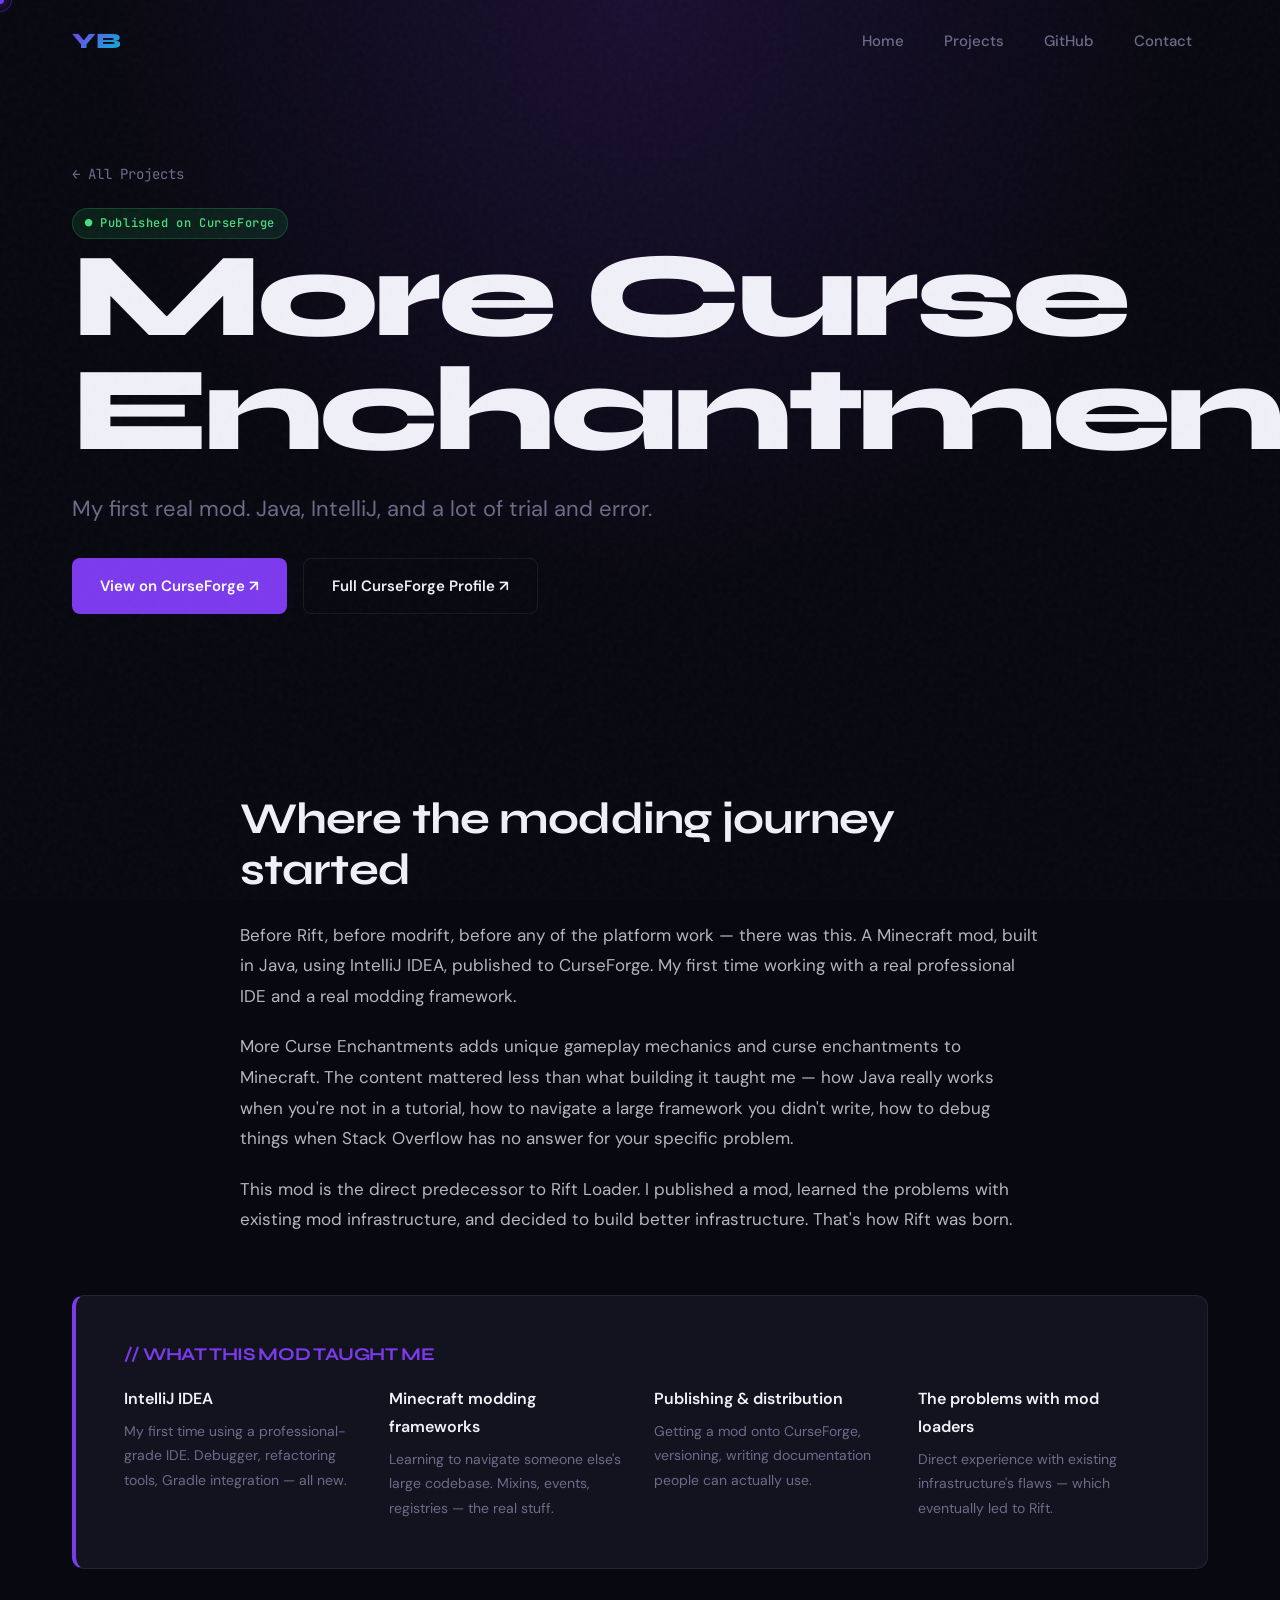
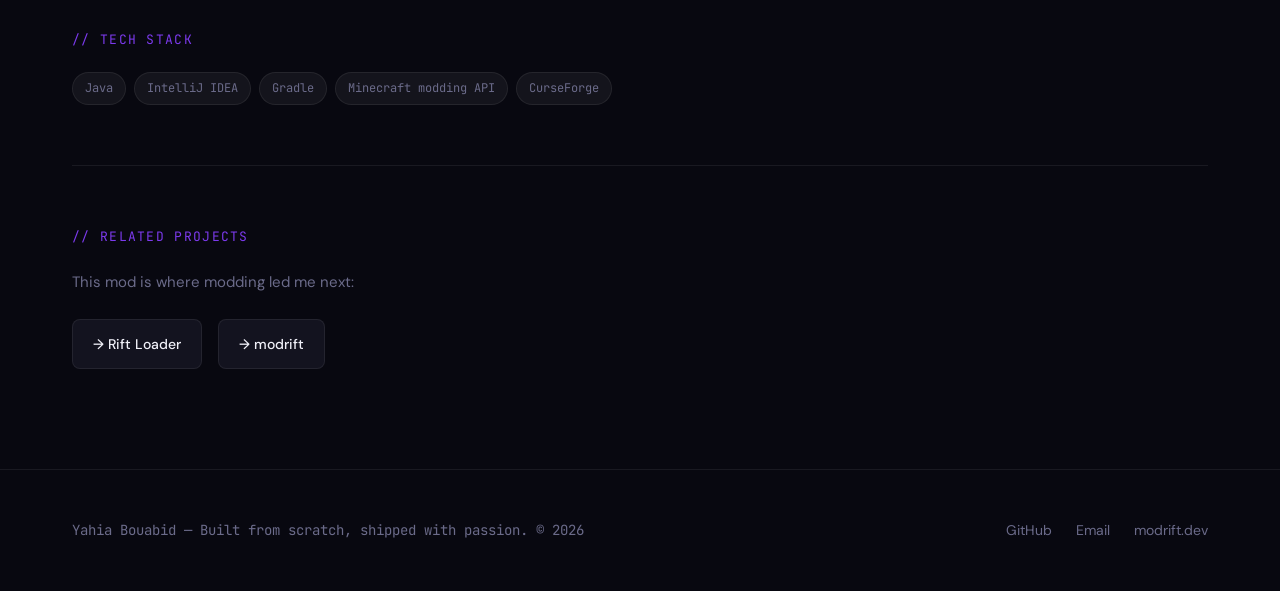
<file: projects/minecraft-mod.html>
<!DOCTYPE html>
<html lang="en">
<head>
  <meta charset="UTF-8" />
  <meta name="viewport" content="width=device-width, initial-scale=1.0" />
  <title>More Curse Enchantments — Yahia Bouabid</title>
  <meta name="description" content="More Curse Enchantments — my first real Minecraft mod. Java, IntelliJ, and a lot of trial and error. Published on CurseForge." />
  <meta property="og:title" content="More Curse Enchantments — Yahia Bouabid" />
  <meta property="og:description" content="My first real mod. Java, IntelliJ, and a lot of trial and error." />
  <meta property="og:url" content="https://olusenbg.github.io/Olusen_Bg/projects/minecraft-mod.html" />
  <link rel="icon" href="data:image/svg+xml,<svg xmlns='http://www.w3.org/2000/svg' viewBox='0 0 100 100'><rect width='100' height='100' rx='16' fill='%23080810'/><text y='.9em' font-size='60' font-family='sans-serif' font-weight='900' fill='%237c3aed' x='8'>YB</text></svg>" />
  <link rel="stylesheet" href="../css/style.css" />
  <link rel="stylesheet" href="../css/nav.css" />
</head>
<body>

<div id="cursor"></div>
<div id="cursor-trail"></div>

<nav>
  <div class="nav-inner">
    <a href="../" class="nav-logo"><span>YB</span></a>
    <ul class="nav-links">
      <li><a href="../">Home</a></li>
      <li><a href="../projects/">Projects</a></li>
      <li><a href="https://github.com/OlusenBg" target="_blank" rel="noopener noreferrer">GitHub</a></li>
      <li><a href="../#contact">Contact</a></li>
    </ul>
    <button class="nav-hamburger" aria-label="Menu">
      <span></span><span></span><span></span>
    </button>
  </div>
</nav>
<div class="nav-mobile">
  <a href="../">Home</a>
  <a href="../projects/">Projects</a>
  <a href="https://github.com/OlusenBg" target="_blank" rel="noopener noreferrer">GitHub</a>
  <a href="../#contact">Contact</a>
</div>

<!-- PROJECT HERO -->
<div class="project-hero">
  <div class="project-hero-bg"></div>
  <div class="container" style="position:relative;z-index:1">
    <div style="margin-bottom:20px" class="fade-up">
      <a href="../projects/" style="color:var(--text-muted);text-decoration:none;font-size:14px;font-family:'JetBrains Mono',monospace;transition:color 0.2s" onmouseover="this.style.color='var(--accent-primary)'" onmouseout="this.style.color='var(--text-muted)'">← All Projects</a>
    </div>
    <span class="badge badge-published fade-up">● Published on CurseForge</span>
    <h1 class="project-hero-title fade-up delay-1">More Curse<br>Enchantments</h1>
    <p class="project-hero-tagline fade-up delay-2">My first real mod. Java, IntelliJ, and a lot of trial and error.</p>
    <div style="display:flex;gap:16px;flex-wrap:wrap" class="fade-up delay-3">
      <a href="https://www.curseforge.com/minecraft/mc-mods/more-curse-enchantments" target="_blank" rel="noopener noreferrer" class="btn btn-primary">View on CurseForge ↗</a>
      <a href="https://www.curseforge.com/members/olusen_bg/projects" target="_blank" rel="noopener noreferrer" class="btn btn-secondary">Full CurseForge Profile ↗</a>
    </div>
  </div>
</div>

<section>
  <div class="container">

    <!-- Description -->
    <div class="desc-section">
      <h2 class="fade-up">Where the modding journey started</h2>
      <p class="fade-up delay-1">Before Rift, before modrift, before any of the platform work — there was this. A Minecraft mod, built in Java, using IntelliJ IDEA, published to CurseForge. My first time working with a real professional IDE and a real modding framework.</p>
      <p class="fade-up delay-2">More Curse Enchantments adds unique gameplay mechanics and curse enchantments to Minecraft. The content mattered less than what building it taught me — how Java really works when you're not in a tutorial, how to navigate a large framework you didn't write, how to debug things when Stack Overflow has no answer for your specific problem.</p>
      <p class="fade-up delay-3">This mod is the direct predecessor to Rift Loader. I published a mod, learned the problems with existing mod infrastructure, and decided to build better infrastructure. That's how Rift was born.</p>
    </div>

    <!-- What it taught -->
    <div style="padding:48px;background:var(--bg-card);border:1px solid var(--border);border-left:4px solid var(--accent-primary);border-radius:var(--radius);margin:60px 0;" class="fade-up">
      <h3 style="font-family:'Syne',sans-serif;font-size:18px;font-weight:700;margin-bottom:20px;color:var(--accent-primary)">// WHAT THIS MOD TAUGHT ME</h3>
      <div style="display:grid;grid-template-columns:repeat(auto-fit,minmax(220px,1fr));gap:24px">
        <div>
          <div style="font-weight:600;margin-bottom:6px">IntelliJ IDEA</div>
          <p style="font-size:14px;color:var(--text-muted)">My first time using a professional-grade IDE. Debugger, refactoring tools, Gradle integration — all new.</p>
        </div>
        <div>
          <div style="font-weight:600;margin-bottom:6px">Minecraft modding frameworks</div>
          <p style="font-size:14px;color:var(--text-muted)">Learning to navigate someone else's large codebase. Mixins, events, registries — the real stuff.</p>
        </div>
        <div>
          <div style="font-weight:600;margin-bottom:6px">Publishing & distribution</div>
          <p style="font-size:14px;color:var(--text-muted)">Getting a mod onto CurseForge, versioning, writing documentation people can actually use.</p>
        </div>
        <div>
          <div style="font-weight:600;margin-bottom:6px">The problems with mod loaders</div>
          <p style="font-size:14px;color:var(--text-muted)">Direct experience with existing infrastructure's flaws — which eventually led to Rift.</p>
        </div>
      </div>
    </div>

    <!-- Tech Stack -->
    <div style="margin: 60px 0" class="fade-up">
      <span class="section-label">// TECH STACK</span>
      <div class="tags" style="margin-top: 16px">
        <span class="tag">Java</span>
        <span class="tag">IntelliJ IDEA</span>
        <span class="tag">Gradle</span>
        <span class="tag">Minecraft modding API</span>
        <span class="tag">CurseForge</span>
      </div>
    </div>

    <!-- Related -->
    <div class="related-section fade-up">
      <span class="section-label">// RELATED PROJECTS</span>
      <p style="color:var(--text-muted);font-size:15px;margin-bottom:20px">This mod is where modding led me next:</p>
      <div class="related-links">
        <a href="rift.html" class="related-link">→ Rift Loader</a>
        <a href="modrift.html" class="related-link">→ modrift</a>
      </div>
    </div>

  </div>
</section>

<!-- FOOTER -->
<footer>
  <div class="container">
    <div class="footer-inner">
      <span class="footer-copy">Yahia Bouabid — Built from scratch, shipped with passion. © 2026</span>
      <div class="footer-links">
        <a href="https://github.com/OlusenBg" target="_blank" rel="noopener noreferrer">GitHub</a>
        <a href="mailto:yahiabouabid@gmail.com">Email</a>
        <a href="https://modrift.dev" target="_blank" rel="noopener noreferrer">modrift.dev</a>
      </div>
    </div>
  </div>
</footer>

<script src="../js/main.js"></script>
</body>
</html>
</file>
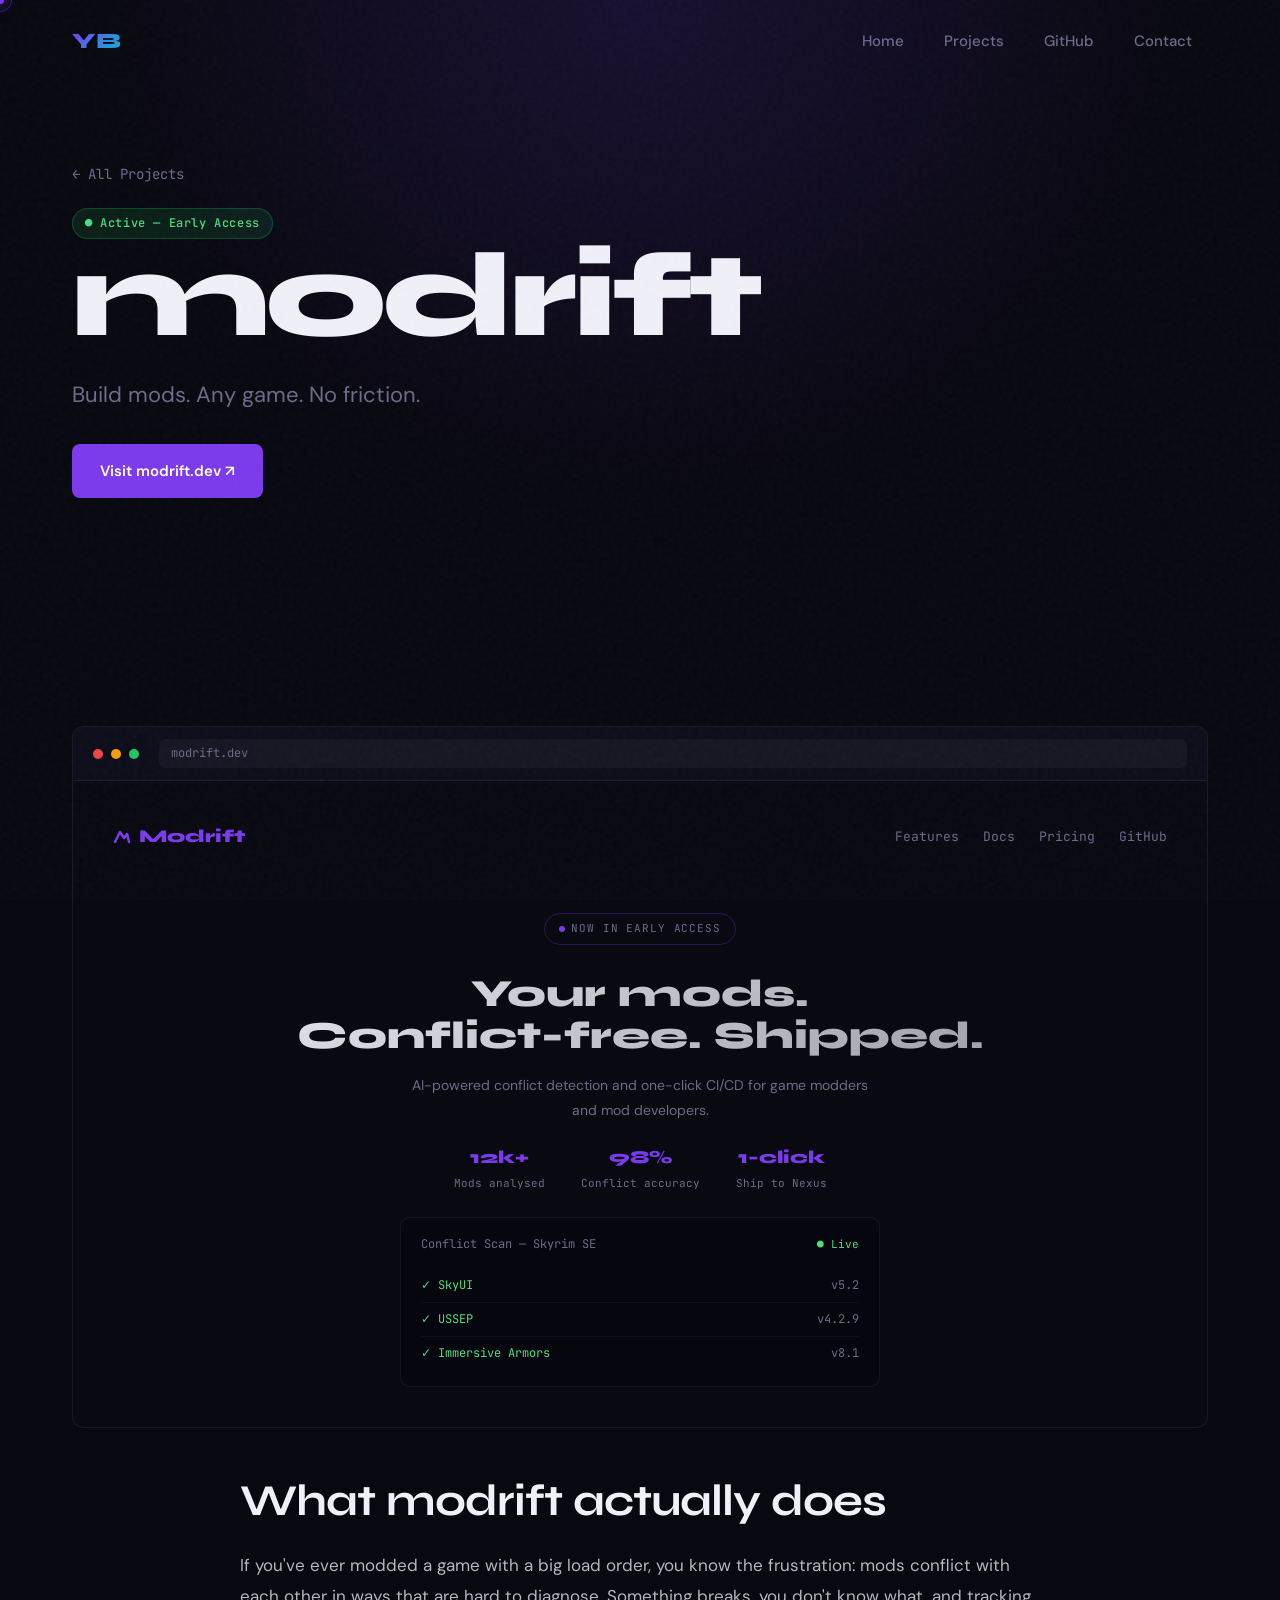
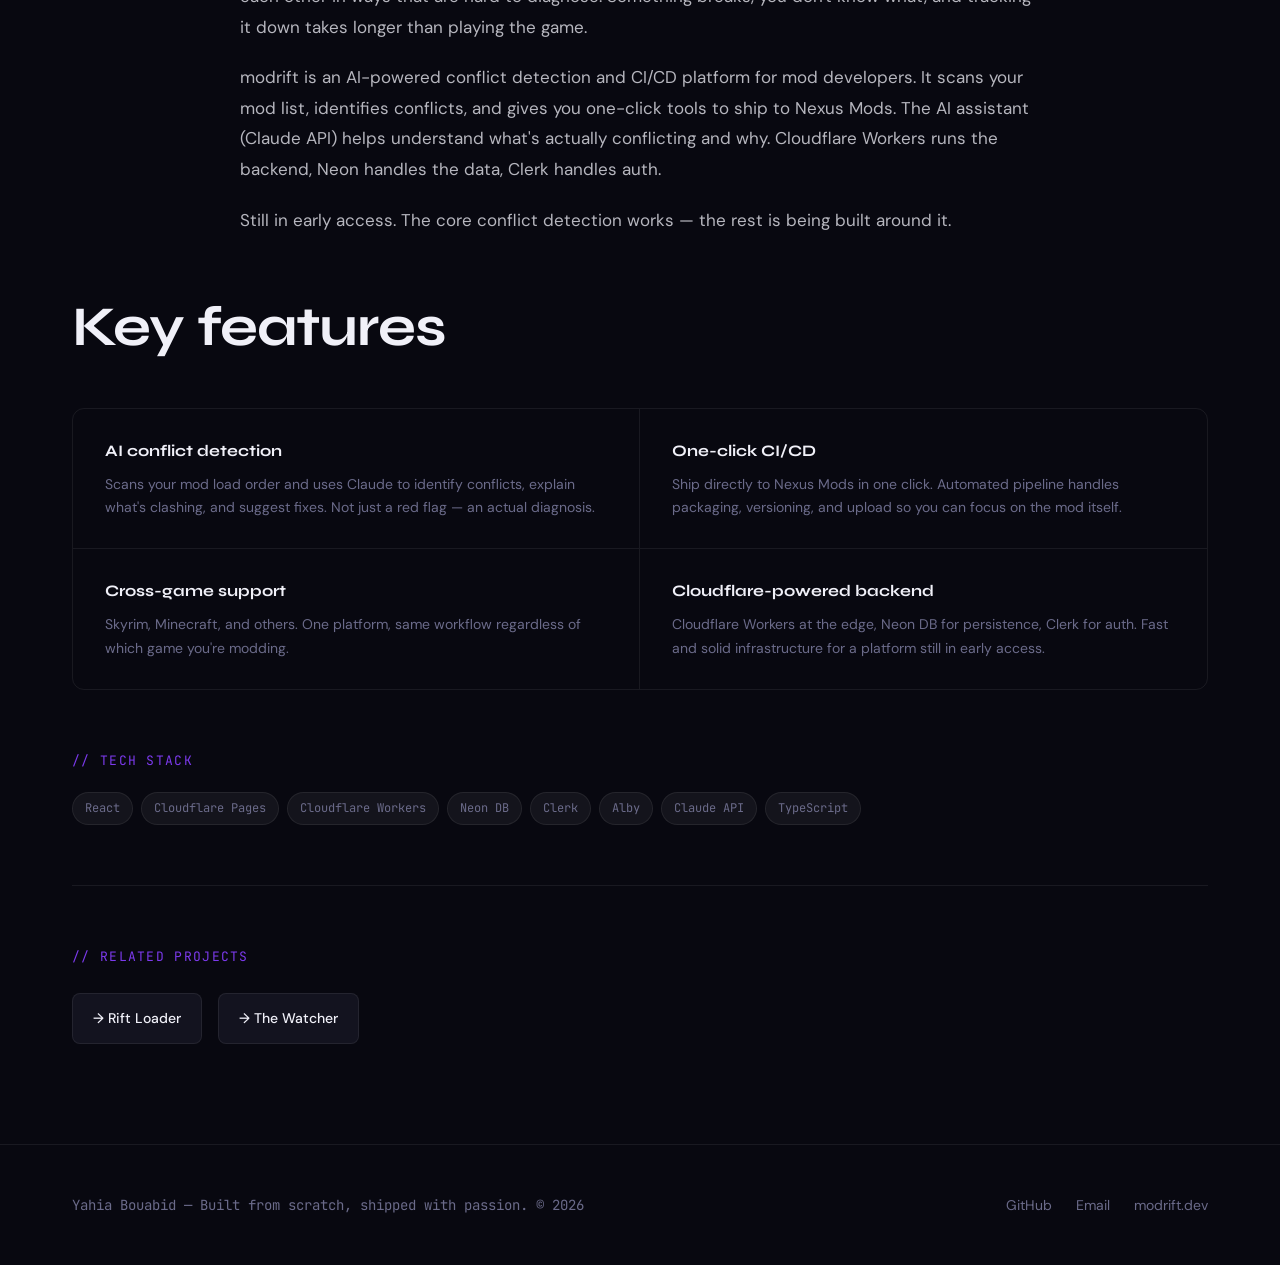
<file: projects/modrift.html>
<!DOCTYPE html>
<html lang="en">
<head>
  <meta charset="UTF-8" />
  <meta name="viewport" content="width=device-width, initial-scale=1.0" />
  <title>modrift — Yahia Bouabid</title>
  <meta name="description" content="modrift.dev — cross-game mod development platform. Build mods for any game directly in the browser." />
  <meta property="og:title" content="modrift — Yahia Bouabid" />
  <meta property="og:description" content="Build mods. Any game. No friction." />
  <meta property="og:url" content="https://olusenbg.github.io/Olusen_Bg/projects/modrift.html" />
  <link rel="icon" href="data:image/svg+xml,<svg xmlns='http://www.w3.org/2000/svg' viewBox='0 0 100 100'><rect width='100' height='100' rx='16' fill='%23080810'/><text y='.9em' font-size='60' font-family='sans-serif' font-weight='900' fill='%237c3aed' x='8'>YB</text></svg>" />
  <link rel="stylesheet" href="../css/style.css" />
  <link rel="stylesheet" href="../css/nav.css" />
</head>
<body>

<div id="cursor"></div>
<div id="cursor-trail"></div>

<nav>
  <div class="nav-inner">
    <a href="../" class="nav-logo"><span>YB</span></a>
    <ul class="nav-links">
      <li><a href="../">Home</a></li>
      <li><a href="../projects/">Projects</a></li>
      <li><a href="https://github.com/OlusenBg" target="_blank" rel="noopener noreferrer">GitHub</a></li>
      <li><a href="../#contact">Contact</a></li>
    </ul>
    <button class="nav-hamburger" aria-label="Menu">
      <span></span><span></span><span></span>
    </button>
  </div>
</nav>
<div class="nav-mobile">
  <a href="../">Home</a>
  <a href="../projects/">Projects</a>
  <a href="https://github.com/OlusenBg" target="_blank" rel="noopener noreferrer">GitHub</a>
  <a href="../#contact">Contact</a>
</div>

<!-- PROJECT HERO -->
<div class="project-hero">
  <div class="project-hero-bg"></div>
  <div class="container" style="position:relative;z-index:1">
    <div style="margin-bottom:20px" class="fade-up">
      <a href="../projects/" style="color:var(--text-muted);text-decoration:none;font-size:14px;font-family:'JetBrains Mono',monospace;transition:color 0.2s" onmouseover="this.style.color='var(--accent-primary)'" onmouseout="this.style.color='var(--text-muted)'">← All Projects</a>
    </div>
    <span class="badge badge-active fade-up">● Active — Early Access</span>
    <h1 class="project-hero-title fade-up delay-1">modrift</h1>
    <p class="project-hero-tagline fade-up delay-2">Build mods. Any game. No friction.</p>
    <div style="display:flex;gap:16px;flex-wrap:wrap" class="fade-up delay-3">
      <a href="https://modrift.dev" target="_blank" rel="noopener noreferrer" class="btn btn-primary">Visit modrift.dev ↗</a>
    </div>
  </div>
</div>

<section>
  <div class="container">

    <!-- Mockup UI -->
    <div class="mockup fade-up">
      <div class="mockup-bar">
        <div class="mockup-dot" style="background:#ef4444"></div>
        <div class="mockup-dot" style="background:#f59e0b"></div>
        <div class="mockup-dot" style="background:#22c55e"></div>
        <div class="mockup-url">modrift.dev</div>
      </div>
      <div class="mockup-body">
        <div class="mockup-nav-bar">
          <span class="mockup-logo" style="display:flex;align-items:center;gap:8px">
            <svg width="18" height="18" viewBox="0 0 18 18" fill="none"><path d="M2 14L7 4l4 6 3-4 2 8" stroke="#7c3aed" stroke-width="2.5" stroke-linecap="round" stroke-linejoin="round"/></svg>
            Modrift
          </span>
          <div class="mockup-nav-items">
            <span class="mockup-nav-item">Features</span>
            <span class="mockup-nav-item">Docs</span>
            <span class="mockup-nav-item">Pricing</span>
            <span class="mockup-nav-item">GitHub</span>
          </div>
        </div>
        <!-- NOW IN EARLY ACCESS badge -->
        <div style="text-align:center;margin-bottom:28px">
          <span style="display:inline-flex;align-items:center;gap:6px;padding:5px 14px;border:1px solid rgba(124,58,237,0.3);border-radius:999px;font-size:11px;font-family:'JetBrains Mono',monospace;color:var(--text-muted);letter-spacing:0.08em">
            <span style="width:6px;height:6px;background:var(--accent-primary);border-radius:50%;display:inline-block"></span>
            NOW IN EARLY ACCESS
          </span>
        </div>
        <div class="mockup-hero-text" style="text-align:center">Your mods.<br>Conflict-free. Shipped.</div>
        <div class="mockup-sub" style="text-align:center;max-width:460px;margin:8px auto 20px">AI-powered conflict detection and one-click CI/CD for game modders and mod developers.</div>
        <!-- Stats strip -->
        <div style="display:flex;justify-content:center;gap:36px;margin-bottom:24px;flex-wrap:wrap">
          <div style="text-align:center">
            <div style="font-family:'Syne',sans-serif;font-weight:800;font-size:18px;color:var(--accent-primary)">12k+</div>
            <div style="font-size:11px;color:var(--text-muted);font-family:'JetBrains Mono',monospace">Mods analysed</div>
          </div>
          <div style="text-align:center">
            <div style="font-family:'Syne',sans-serif;font-weight:800;font-size:18px;color:var(--accent-primary)">98%</div>
            <div style="font-size:11px;color:var(--text-muted);font-family:'JetBrains Mono',monospace">Conflict accuracy</div>
          </div>
          <div style="text-align:center">
            <div style="font-family:'Syne',sans-serif;font-weight:800;font-size:18px;color:var(--accent-primary)">1-click</div>
            <div style="font-size:11px;color:var(--text-muted);font-family:'JetBrains Mono',monospace">Ship to Nexus</div>
          </div>
        </div>
        <!-- Conflict scan terminal -->
        <div style="background:#06060f;border:1px solid rgba(255,255,255,0.06);border-radius:10px;padding:16px 20px;max-width:480px;margin:0 auto;font-family:'JetBrains Mono',monospace;font-size:12px">
          <div style="display:flex;justify-content:space-between;align-items:center;margin-bottom:14px;color:var(--text-muted)">
            <span>Conflict Scan — Skyrim SE</span>
            <span style="color:#4ade80;font-size:11px">● Live</span>
          </div>
          <div style="display:flex;justify-content:space-between;padding:6px 0;border-bottom:1px solid rgba(255,255,255,0.04)">
            <span style="color:#4ade80">✓ SkyUI</span><span style="color:var(--text-muted)">v5.2</span>
          </div>
          <div style="display:flex;justify-content:space-between;padding:6px 0;border-bottom:1px solid rgba(255,255,255,0.04)">
            <span style="color:#4ade80">✓ USSEP</span><span style="color:var(--text-muted)">v4.2.9</span>
          </div>
          <div style="display:flex;justify-content:space-between;padding:6px 0">
            <span style="color:#4ade80">✓ Immersive Armors</span><span style="color:var(--text-muted)">v8.1</span>
          </div>
        </div>
      </div>
    </div>

    <!-- Description -->
    <div class="desc-section">
      <h2 class="fade-up">What modrift actually does</h2>
      <p class="fade-up delay-1">If you've ever modded a game with a big load order, you know the frustration: mods conflict with each other in ways that are hard to diagnose. Something breaks, you don't know what, and tracking it down takes longer than playing the game.</p>
      <p class="fade-up delay-2">modrift is an AI-powered conflict detection and CI/CD platform for mod developers. It scans your mod list, identifies conflicts, and gives you one-click tools to ship to Nexus Mods. The AI assistant (Claude API) helps understand what's actually conflicting and why. Cloudflare Workers runs the backend, Neon handles the data, Clerk handles auth.</p>
      <p class="fade-up delay-3">Still in early access. The core conflict detection works — the rest is being built around it.</p>
    </div>

    <!-- Features -->
    <h2 class="section-heading fade-up">Key features</h2>
    <div class="features-grid">
      <div class="feature-card fade-up delay-1">
        <div class="feature-card-title">AI conflict detection</div>
        <p>Scans your mod load order and uses Claude to identify conflicts, explain what's clashing, and suggest fixes. Not just a red flag — an actual diagnosis.</p>
      </div>
      <div class="feature-card fade-up delay-2">
        <div class="feature-card-title">One-click CI/CD</div>
        <p>Ship directly to Nexus Mods in one click. Automated pipeline handles packaging, versioning, and upload so you can focus on the mod itself.</p>
      </div>
      <div class="feature-card fade-up delay-1">
        <div class="feature-card-title">Cross-game support</div>
        <p>Skyrim, Minecraft, and others. One platform, same workflow regardless of which game you're modding.</p>
      </div>
      <div class="feature-card fade-up delay-2">
        <div class="feature-card-title">Cloudflare-powered backend</div>
        <p>Cloudflare Workers at the edge, Neon DB for persistence, Clerk for auth. Fast and solid infrastructure for a platform still in early access.</p>
      </div>
    </div>

    <!-- Tech Stack -->
    <div style="margin: 60px 0" class="fade-up">
      <span class="section-label">// TECH STACK</span>
      <div class="tags" style="margin-top: 16px">
        <span class="tag">React</span>
        <span class="tag">Cloudflare Pages</span>
        <span class="tag">Cloudflare Workers</span>
        <span class="tag">Neon DB</span>
        <span class="tag">Clerk</span>
        <span class="tag">Alby</span>
        <span class="tag">Claude API</span>
        <span class="tag">TypeScript</span>
      </div>
    </div>

    <!-- Related -->
    <div class="related-section fade-up">
      <span class="section-label">// RELATED PROJECTS</span>
      <div class="related-links">
        <a href="rift.html" class="related-link">→ Rift Loader</a>
        <a href="the-watcher.html" class="related-link">→ The Watcher</a>
      </div>
    </div>

  </div>
</section>

<!-- FOOTER -->
<footer>
  <div class="container">
    <div class="footer-inner">
      <span class="footer-copy">Yahia Bouabid — Built from scratch, shipped with passion. © 2026</span>
      <div class="footer-links">
        <a href="https://github.com/OlusenBg" target="_blank" rel="noopener noreferrer">GitHub</a>
        <a href="mailto:yahiabouabid@gmail.com">Email</a>
        <a href="https://modrift.dev" target="_blank" rel="noopener noreferrer">modrift.dev</a>
      </div>
    </div>
  </div>
</footer>

<script src="../js/main.js"></script>
</body>
</html>
</file>
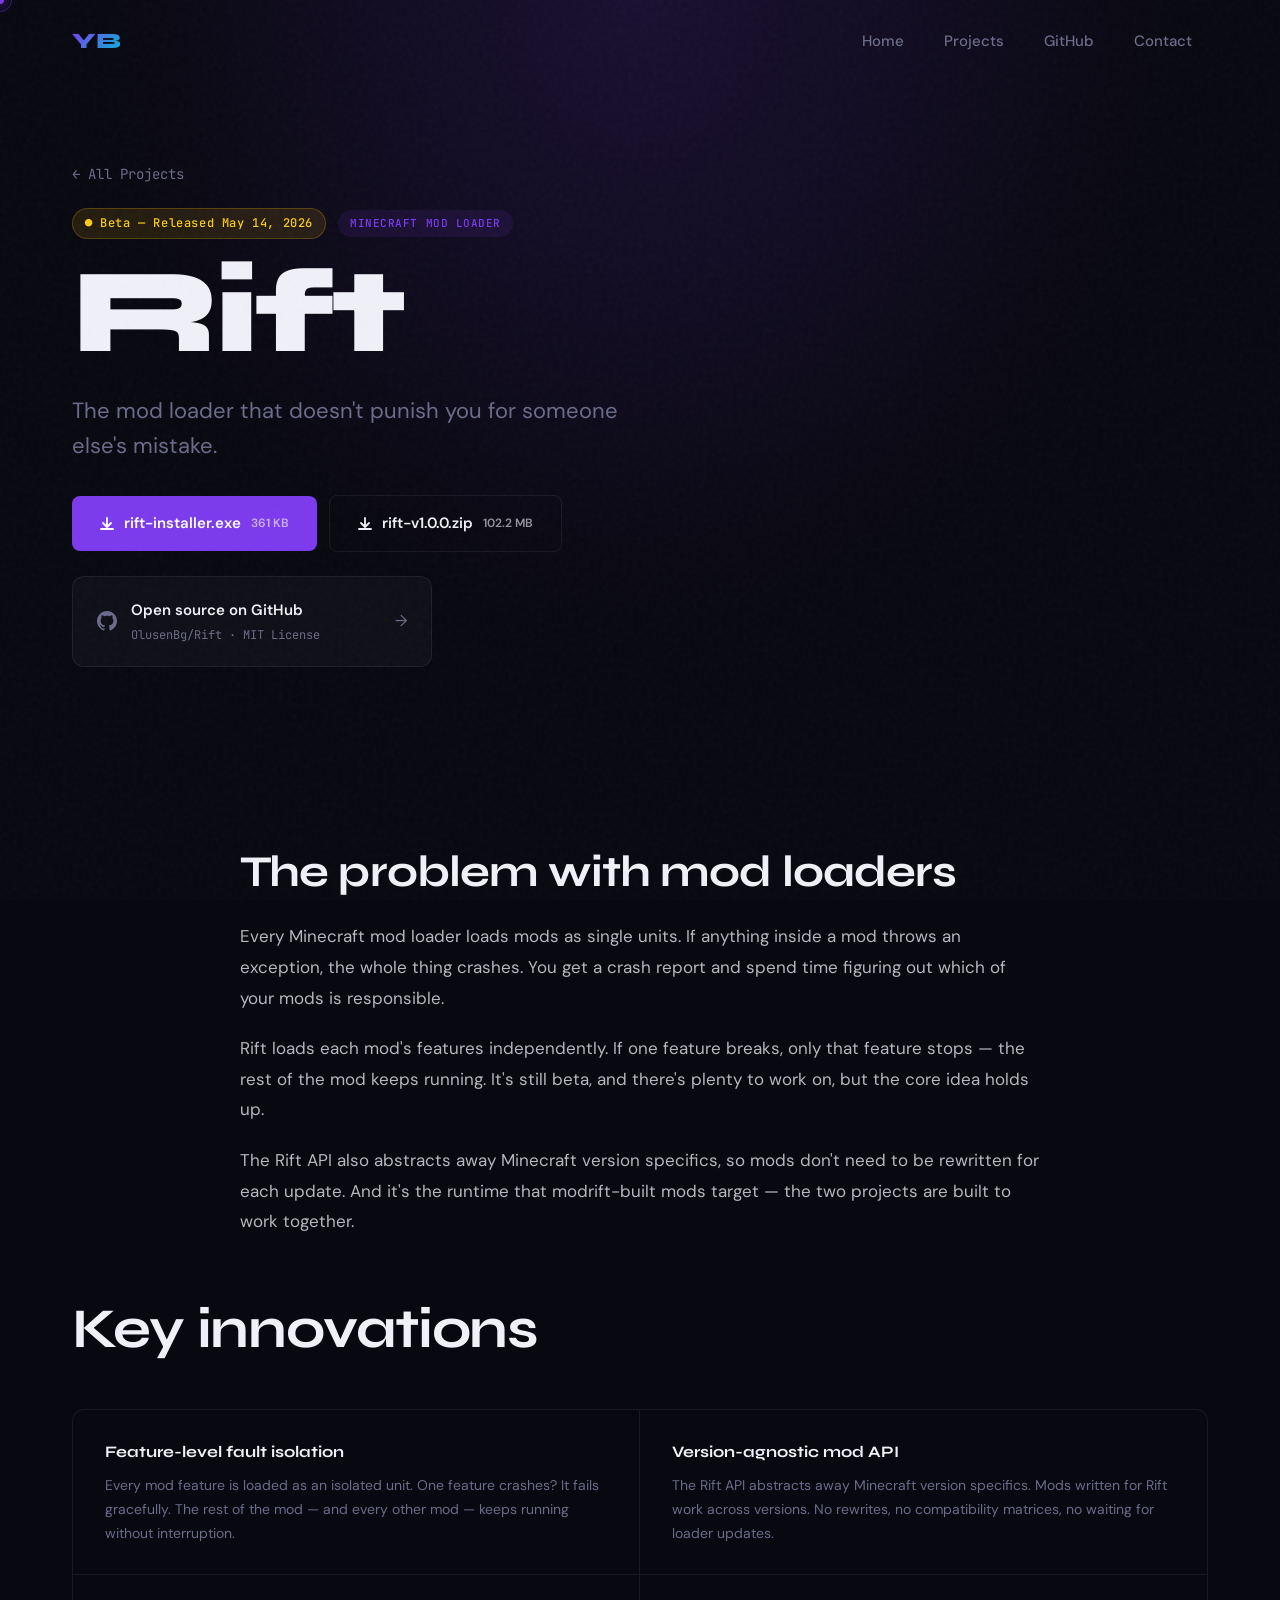
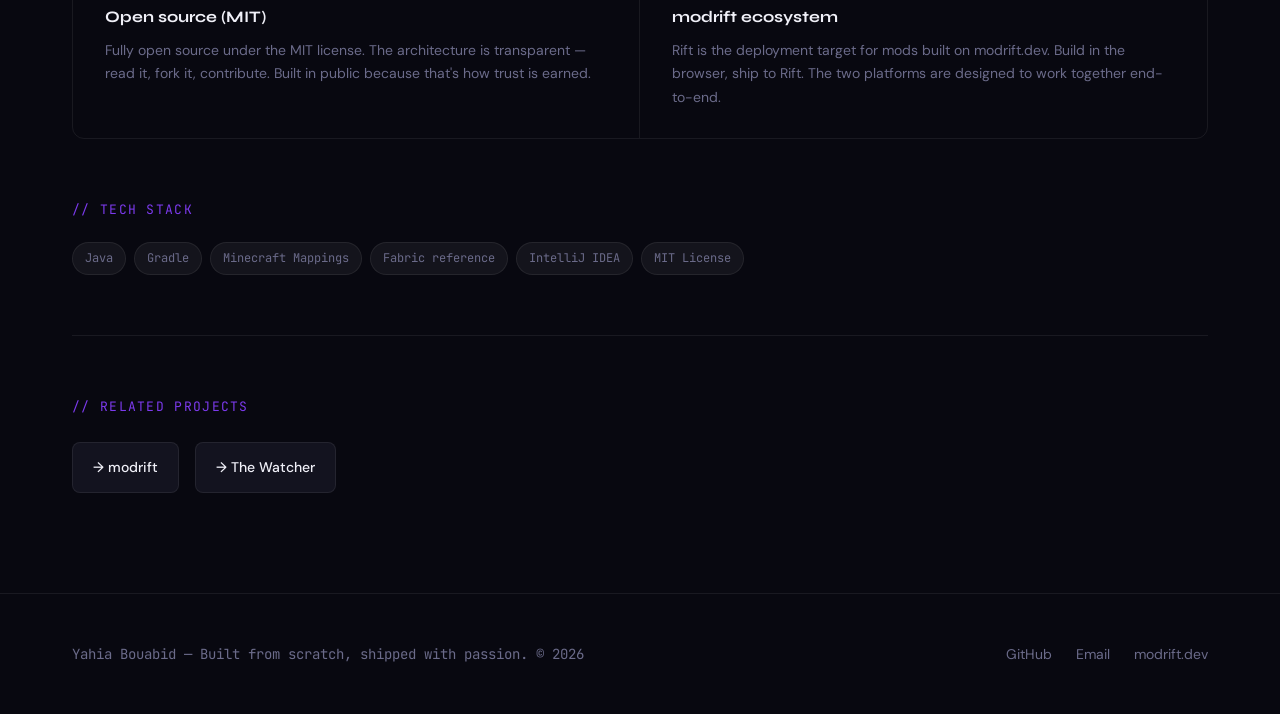
<file: projects/rift.html>
<!DOCTYPE html>
<html lang="en">
<head>
  <meta charset="UTF-8" />
  <meta name="viewport" content="width=device-width, initial-scale=1.0" />
  <title>Rift Loader — Yahia Bouabid</title>
  <meta name="description" content="Rift — the Minecraft mod loader that doesn't punish you for someone else's mistake." />
  <meta property="og:title" content="Rift Loader — Yahia Bouabid" />
  <meta property="og:description" content="The mod loader that doesn't punish you for someone else's mistake." />
  <meta property="og:url" content="https://olusenbg.github.io/Olusen_Bg/projects/rift.html" />
  <link rel="icon" href="data:image/svg+xml,<svg xmlns='http://www.w3.org/2000/svg' viewBox='0 0 100 100'><rect width='100' height='100' rx='16' fill='%23080810'/><text y='.9em' font-size='60' font-family='sans-serif' font-weight='900' fill='%237c3aed' x='8'>YB</text></svg>" />
  <link rel="stylesheet" href="../css/style.css" />
  <link rel="stylesheet" href="../css/nav.css" />
</head>
<body>

<div id="cursor"></div>
<div id="cursor-trail"></div>

<nav>
  <div class="nav-inner">
    <a href="../" class="nav-logo"><span>YB</span></a>
    <ul class="nav-links">
      <li><a href="../">Home</a></li>
      <li><a href="../projects/">Projects</a></li>
      <li><a href="https://github.com/OlusenBg" target="_blank" rel="noopener noreferrer">GitHub</a></li>
      <li><a href="../#contact">Contact</a></li>
    </ul>
    <button class="nav-hamburger" aria-label="Menu">
      <span></span><span></span><span></span>
    </button>
  </div>
</nav>
<div class="nav-mobile">
  <a href="../">Home</a>
  <a href="../projects/">Projects</a>
  <a href="https://github.com/OlusenBg" target="_blank" rel="noopener noreferrer">GitHub</a>
  <a href="../#contact">Contact</a>
</div>

<!-- PROJECT HERO -->
<div class="project-hero">
  <div class="project-hero-bg"></div>
  <div class="container" style="position:relative;z-index:1">
    <div style="margin-bottom:20px" class="fade-up">
      <a href="../projects/" style="color:var(--text-muted);text-decoration:none;font-size:14px;font-family:'JetBrains Mono',monospace;transition:color 0.2s" onmouseover="this.style.color='var(--accent-primary)'" onmouseout="this.style.color='var(--text-muted)'">← All Projects</a>
    </div>
    <div style="display:flex;gap:12px;flex-wrap:wrap;align-items:center;margin-bottom:16px" class="fade-up">
      <span class="badge badge-beta">● Beta — Released May 14, 2026</span>
      <span class="badge" style="background:rgba(124,58,237,0.1);color:var(--accent-primary);border-color:rgba(124,58,237,0.25);font-size:11px">MINECRAFT MOD LOADER</span>
    </div>
    <h1 class="project-hero-title fade-up delay-1">Rift</h1>
    <p class="project-hero-tagline fade-up delay-2">The mod loader that doesn't punish you for someone else's mistake.</p>
    <div style="display:flex;gap:12px;flex-wrap:wrap;align-items:center" class="fade-up delay-3">
      <a href="https://rift.modrift.dev" target="_blank" rel="noopener noreferrer" class="btn btn-primary" style="gap:10px">
        <svg width="14" height="14" viewBox="0 0 14 14" fill="none"><path d="M7 1v8M3 6l4 4 4-4M1 12h12" stroke="currentColor" stroke-width="1.8" stroke-linecap="round" stroke-linejoin="round"/></svg>
        rift-installer.exe <span style="opacity:0.6;font-size:12px">361 KB</span>
      </a>
      <a href="https://rift.modrift.dev" target="_blank" rel="noopener noreferrer" class="btn btn-secondary" style="gap:10px">
        <svg width="14" height="14" viewBox="0 0 14 14" fill="none"><path d="M7 1v8M3 6l4 4 4-4M1 12h12" stroke="currentColor" stroke-width="1.8" stroke-linecap="round" stroke-linejoin="round"/></svg>
        rift-v1.0.0.zip <span style="opacity:0.6;font-size:12px">102.2 MB</span>
      </a>
    </div>
    <!-- GitHub card -->
    <div style="margin-top:24px" class="fade-up delay-4">
      <a href="https://github.com/OlusenBg/Rift" target="_blank" rel="noopener noreferrer" style="display:inline-flex;align-items:center;justify-content:space-between;gap:20px;padding:20px 24px;background:rgba(255,255,255,0.03);border:1px solid var(--border);border-radius:var(--radius);text-decoration:none;color:var(--text-primary);min-width:360px;max-width:500px;transition:var(--transition)" onmouseover="this.style.borderColor='rgba(124,58,237,0.4)'" onmouseout="this.style.borderColor='var(--border)'">
        <div style="display:flex;align-items:center;gap:14px">
          <svg width="20" height="20" viewBox="0 0 24 24" fill="var(--text-muted)"><path d="M12 0C5.37 0 0 5.37 0 12c0 5.3 3.44 9.8 8.21 11.39.6.11.82-.26.82-.58v-2.03c-3.34.73-4.04-1.61-4.04-1.61-.54-1.38-1.33-1.75-1.33-1.75-1.09-.74.08-.73.08-.73 1.2.09 1.84 1.24 1.84 1.24 1.07 1.83 2.8 1.3 3.49 1 .11-.78.42-1.3.76-1.6-2.67-.3-5.47-1.33-5.47-5.93 0-1.31.47-2.38 1.24-3.22-.13-.3-.54-1.52.12-3.18 0 0 1.01-.32 3.3 1.23a11.5 11.5 0 013-.4c1.02.005 2.04.14 3 .4 2.29-1.55 3.3-1.23 3.3-1.23.66 1.66.24 2.88.12 3.18.77.84 1.24 1.91 1.24 3.22 0 4.61-2.81 5.63-5.48 5.92.43.37.81 1.1.81 2.22v3.29c0 .32.22.7.83.58C20.57 21.8 24 17.3 24 12 24 5.37 18.63 0 12 0z"/></svg>
          <div>
            <div style="font-weight:600;font-size:15px">Open source on GitHub</div>
            <div style="font-size:12px;color:var(--text-muted);font-family:'JetBrains Mono',monospace;margin-top:2px">OlusenBg/Rift · MIT License</div>
          </div>
        </div>
        <span style="color:var(--text-muted)">→</span>
      </a>
    </div>
  </div>
</div>

<section>
  <div class="container">

    <!-- The Core Idea -->
    <div class="desc-section">
      <h2 class="fade-up">The problem with mod loaders</h2>
      <p class="fade-up delay-1">Every Minecraft mod loader loads mods as single units. If anything inside a mod throws an exception, the whole thing crashes. You get a crash report and spend time figuring out which of your mods is responsible.</p>
      <p class="fade-up delay-2">Rift loads each mod's features independently. If one feature breaks, only that feature stops — the rest of the mod keeps running. It's still beta, and there's plenty to work on, but the core idea holds up.</p>
      <p class="fade-up delay-3">The Rift API also abstracts away Minecraft version specifics, so mods don't need to be rewritten for each update. And it's the runtime that modrift-built mods target — the two projects are built to work together.</p>
    </div>

    <!-- Key Innovations -->
    <h2 class="section-heading fade-up">Key innovations</h2>
    <div class="features-grid">
      <div class="feature-card fade-up delay-1">
        <div class="feature-card-title">Feature-level fault isolation</div>
        <p>Every mod feature is loaded as an isolated unit. One feature crashes? It fails gracefully. The rest of the mod — and every other mod — keeps running without interruption.</p>
      </div>
      <div class="feature-card fade-up delay-2">
        <div class="feature-card-title">Version-agnostic mod API</div>
        <p>The Rift API abstracts away Minecraft version specifics. Mods written for Rift work across versions. No rewrites, no compatibility matrices, no waiting for loader updates.</p>
      </div>
      <div class="feature-card fade-up delay-1">
        <div class="feature-card-title">Open source (MIT)</div>
        <p>Fully open source under the MIT license. The architecture is transparent — read it, fork it, contribute. Built in public because that's how trust is earned.</p>
      </div>
      <div class="feature-card fade-up delay-2">
        <div class="feature-card-title">modrift ecosystem</div>
        <p>Rift is the deployment target for mods built on modrift.dev. Build in the browser, ship to Rift. The two platforms are designed to work together end-to-end.</p>
      </div>
    </div>

    <!-- Tech Stack -->
    <div style="margin: 60px 0" class="fade-up">
      <span class="section-label">// TECH STACK</span>
      <div class="tags" style="margin-top: 16px">
        <span class="tag">Java</span>
        <span class="tag">Gradle</span>
        <span class="tag">Minecraft Mappings</span>
        <span class="tag">Fabric reference</span>
        <span class="tag">IntelliJ IDEA</span>
        <span class="tag">MIT License</span>
      </div>
    </div>

    <!-- Related -->
    <div class="related-section fade-up">
      <span class="section-label">// RELATED PROJECTS</span>
      <div class="related-links">
        <a href="modrift.html" class="related-link">→ modrift</a>
        <a href="the-watcher.html" class="related-link">→ The Watcher</a>
      </div>
    </div>

  </div>
</section>

<!-- FOOTER -->
<footer>
  <div class="container">
    <div class="footer-inner">
      <span class="footer-copy">Yahia Bouabid — Built from scratch, shipped with passion. © 2026</span>
      <div class="footer-links">
        <a href="https://github.com/OlusenBg" target="_blank" rel="noopener noreferrer">GitHub</a>
        <a href="mailto:yahiabouabid@gmail.com">Email</a>
        <a href="https://modrift.dev" target="_blank" rel="noopener noreferrer">modrift.dev</a>
      </div>
    </div>
  </div>
</footer>

<script src="../js/main.js"></script>
</body>
</html>
</file>
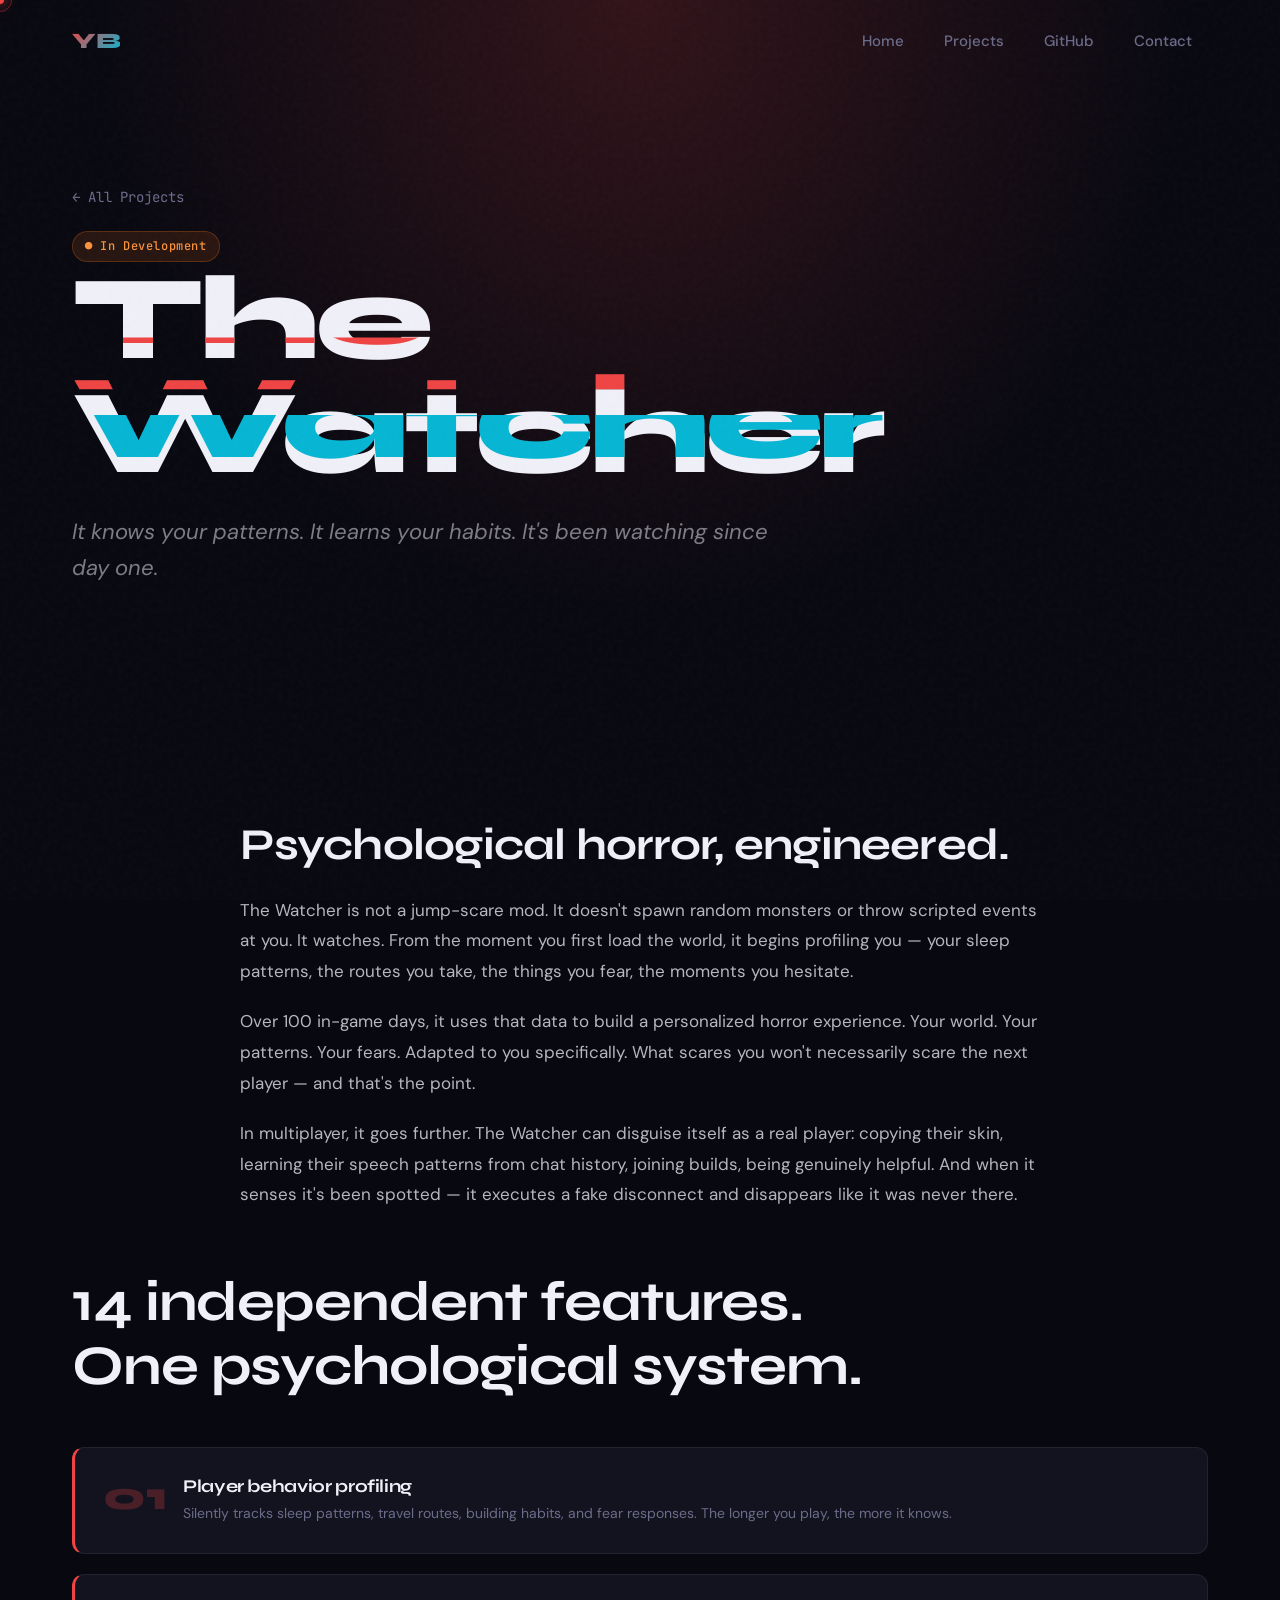
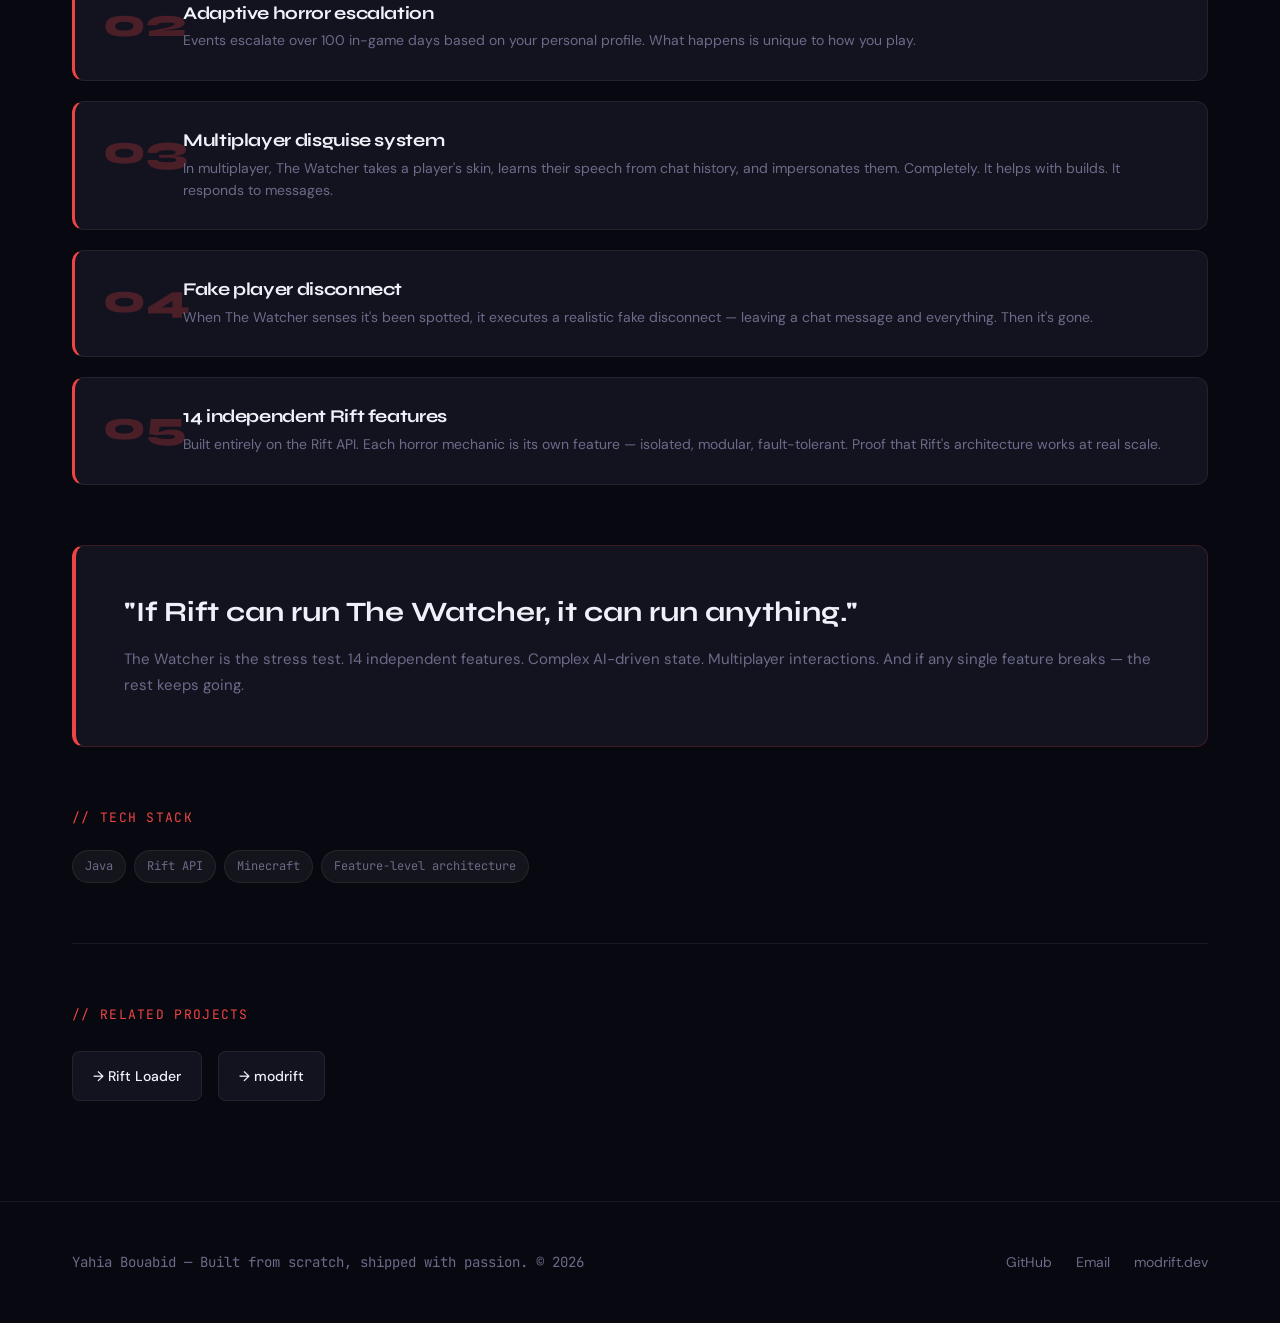
<file: projects/the-watcher.html>
<!DOCTYPE html>
<html lang="en">
<head>
  <meta charset="UTF-8" />
  <meta name="viewport" content="width=device-width, initial-scale=1.0" />
  <title>The Watcher — Yahia Bouabid</title>
  <meta name="description" content="The Watcher — psychological horror Minecraft mod. It knows your patterns. It learns your habits. It's been watching since day one." />
  <meta property="og:title" content="The Watcher — Yahia Bouabid" />
  <meta property="og:description" content="It knows your patterns. It learns your habits. It's been watching since day one." />
  <meta property="og:url" content="https://olusenbg.github.io/Olusen_Bg/projects/the-watcher.html" />
  <link rel="icon" href="data:image/svg+xml,<svg xmlns='http://www.w3.org/2000/svg' viewBox='0 0 100 100'><rect width='100' height='100' rx='16' fill='%23080810'/><text y='.9em' font-size='60' font-family='sans-serif' font-weight='900' fill='%237c3aed' x='8'>YB</text></svg>" />
  <link rel="stylesheet" href="../css/style.css" />
  <link rel="stylesheet" href="../css/nav.css" />
  <style>
    :root {
      --accent-primary: #ef4444;
      --glow-primary: rgba(239,68,68,0.3);
    }
    .section-label { color: #ef4444; }
    .hero-grid {
      background-image:
        linear-gradient(rgba(239,68,68,0.06) 1px, transparent 1px),
        linear-gradient(90deg, rgba(239,68,68,0.06) 1px, transparent 1px);
    }
    .hero-glow {
      background: radial-gradient(circle, rgba(239,68,68,0.15) 0%, transparent 70%);
    }
    .project-hero-bg {
      background: radial-gradient(ellipse at 50% 0%, rgba(239,68,68,0.18), transparent 60%) !important;
    }
    #cursor {
      background: #ef4444;
      box-shadow: 0 0 12px #ef4444, 0 0 24px rgba(239,68,68,0.3);
    }
    #cursor-trail { border-color: rgba(239,68,68,0.4); }
    .related-link:hover { border-color: #ef4444; color: #ef4444; }
  </style>
</head>
<body>

<div id="cursor"></div>
<div id="cursor-trail"></div>

<nav>
  <div class="nav-inner">
    <a href="../" class="nav-logo"><span>YB</span></a>
    <ul class="nav-links">
      <li><a href="../">Home</a></li>
      <li><a href="../projects/">Projects</a></li>
      <li><a href="https://github.com/OlusenBg" target="_blank" rel="noopener noreferrer">GitHub</a></li>
      <li><a href="../#contact">Contact</a></li>
    </ul>
    <button class="nav-hamburger" aria-label="Menu">
      <span></span><span></span><span></span>
    </button>
  </div>
</nav>
<div class="nav-mobile">
  <a href="../">Home</a>
  <a href="../projects/">Projects</a>
  <a href="https://github.com/OlusenBg" target="_blank" rel="noopener noreferrer">GitHub</a>
  <a href="../#contact">Contact</a>
</div>

<!-- PROJECT HERO -->
<div class="project-hero" style="min-height:80vh;display:flex;align-items:center">
  <div class="project-hero-bg"></div>
  <div class="container" style="position:relative;z-index:1">
    <div style="margin-bottom:20px" class="fade-up">
      <a href="../projects/" style="color:var(--text-muted);text-decoration:none;font-size:14px;font-family:'JetBrains Mono',monospace;transition:color 0.2s" onmouseover="this.style.color='#ef4444'" onmouseout="this.style.color='var(--text-muted)'">← All Projects</a>
    </div>
    <span class="badge badge-dev fade-up">● In Development</span>
    <h1 class="project-hero-title fade-up delay-1">
      <span class="glitch" data-text="The Watcher" style="font-size:inherit;font-family:'Syne',sans-serif;font-weight:800;letter-spacing:-0.04em;line-height:0.95">The Watcher</span>
    </h1>
    <p class="project-hero-tagline fade-up delay-2" style="color:rgba(240,240,248,0.5);max-width:700px"><em>It knows your patterns. It learns your habits. It's been watching since day one.</em></p>
  </div>
</div>

<section>
  <div class="container">

    <!-- What it is -->
    <div class="desc-section">
      <h2 class="fade-up" style="color:var(--text-primary)">Psychological horror, engineered.</h2>
      <p class="fade-up delay-1">The Watcher is not a jump-scare mod. It doesn't spawn random monsters or throw scripted events at you. It watches. From the moment you first load the world, it begins profiling you — your sleep patterns, the routes you take, the things you fear, the moments you hesitate.</p>
      <p class="fade-up delay-2">Over 100 in-game days, it uses that data to build a personalized horror experience. Your world. Your patterns. Your fears. Adapted to you specifically. What scares you won't necessarily scare the next player — and that's the point.</p>
      <p class="fade-up delay-3">In multiplayer, it goes further. The Watcher can disguise itself as a real player: copying their skin, learning their speech patterns from chat history, joining builds, being genuinely helpful. And when it senses it's been spotted — it executes a fake disconnect and disappears like it was never there.</p>
    </div>

    <!-- Features (dramatic) -->
    <h2 class="section-heading fade-up">14 independent features.<br>One psychological system.</h2>
    <div class="watcher-features">
      <div class="watcher-feature fade-up">
        <div class="watcher-feature-num">01</div>
        <div class="watcher-feature-text">
          <h3>Player behavior profiling</h3>
          <p>Silently tracks sleep patterns, travel routes, building habits, and fear responses. The longer you play, the more it knows.</p>
        </div>
      </div>
      <div class="watcher-feature fade-up delay-1">
        <div class="watcher-feature-num">02</div>
        <div class="watcher-feature-text">
          <h3>Adaptive horror escalation</h3>
          <p>Events escalate over 100 in-game days based on your personal profile. What happens is unique to how you play.</p>
        </div>
      </div>
      <div class="watcher-feature fade-up delay-2">
        <div class="watcher-feature-num">03</div>
        <div class="watcher-feature-text">
          <h3>Multiplayer disguise system</h3>
          <p>In multiplayer, The Watcher takes a player's skin, learns their speech from chat history, and impersonates them. Completely. It helps with builds. It responds to messages.</p>
        </div>
      </div>
      <div class="watcher-feature fade-up delay-1">
        <div class="watcher-feature-num">04</div>
        <div class="watcher-feature-text">
          <h3>Fake player disconnect</h3>
          <p>When The Watcher senses it's been spotted, it executes a realistic fake disconnect — leaving a chat message and everything. Then it's gone.</p>
        </div>
      </div>
      <div class="watcher-feature fade-up delay-2">
        <div class="watcher-feature-num">05</div>
        <div class="watcher-feature-text">
          <h3>14 independent Rift features</h3>
          <p>Built entirely on the Rift API. Each horror mechanic is its own feature — isolated, modular, fault-tolerant. Proof that Rift's architecture works at real scale.</p>
        </div>
      </div>
    </div>

    <!-- The proof -->
    <div style="padding: 48px; background: var(--bg-card); border: 1px solid rgba(239,68,68,0.2); border-left: 4px solid #ef4444; border-radius: var(--radius); margin: 60px 0;" class="fade-up">
      <p style="font-family:'Syne',sans-serif;font-size:clamp(20px,3vw,28px);font-weight:700;line-height:1.3;color:var(--text-primary);">"If Rift can run The Watcher, it can run anything."</p>
      <p style="color:var(--text-muted);margin-top:16px;font-size:15px">The Watcher is the stress test. 14 independent features. Complex AI-driven state. Multiplayer interactions. And if any single feature breaks — the rest keeps going.</p>
    </div>

    <!-- Tech Stack -->
    <div style="margin: 60px 0" class="fade-up">
      <span class="section-label">// TECH STACK</span>
      <div class="tags" style="margin-top: 16px">
        <span class="tag">Java</span>
        <span class="tag">Rift API</span>
        <span class="tag">Minecraft</span>
        <span class="tag">Feature-level architecture</span>
      </div>
    </div>

    <!-- Related -->
    <div class="related-section fade-up">
      <span class="section-label">// RELATED PROJECTS</span>
      <div class="related-links">
        <a href="rift.html" class="related-link">→ Rift Loader</a>
        <a href="modrift.html" class="related-link">→ modrift</a>
      </div>
    </div>

  </div>
</section>

<!-- FOOTER -->
<footer>
  <div class="container">
    <div class="footer-inner">
      <span class="footer-copy">Yahia Bouabid — Built from scratch, shipped with passion. © 2026</span>
      <div class="footer-links">
        <a href="https://github.com/OlusenBg" target="_blank" rel="noopener noreferrer">GitHub</a>
        <a href="mailto:yahiabouabid@gmail.com">Email</a>
        <a href="https://modrift.dev" target="_blank" rel="noopener noreferrer">modrift.dev</a>
      </div>
    </div>
  </div>
</footer>

<script src="../js/main.js"></script>
</body>
</html>
</file>
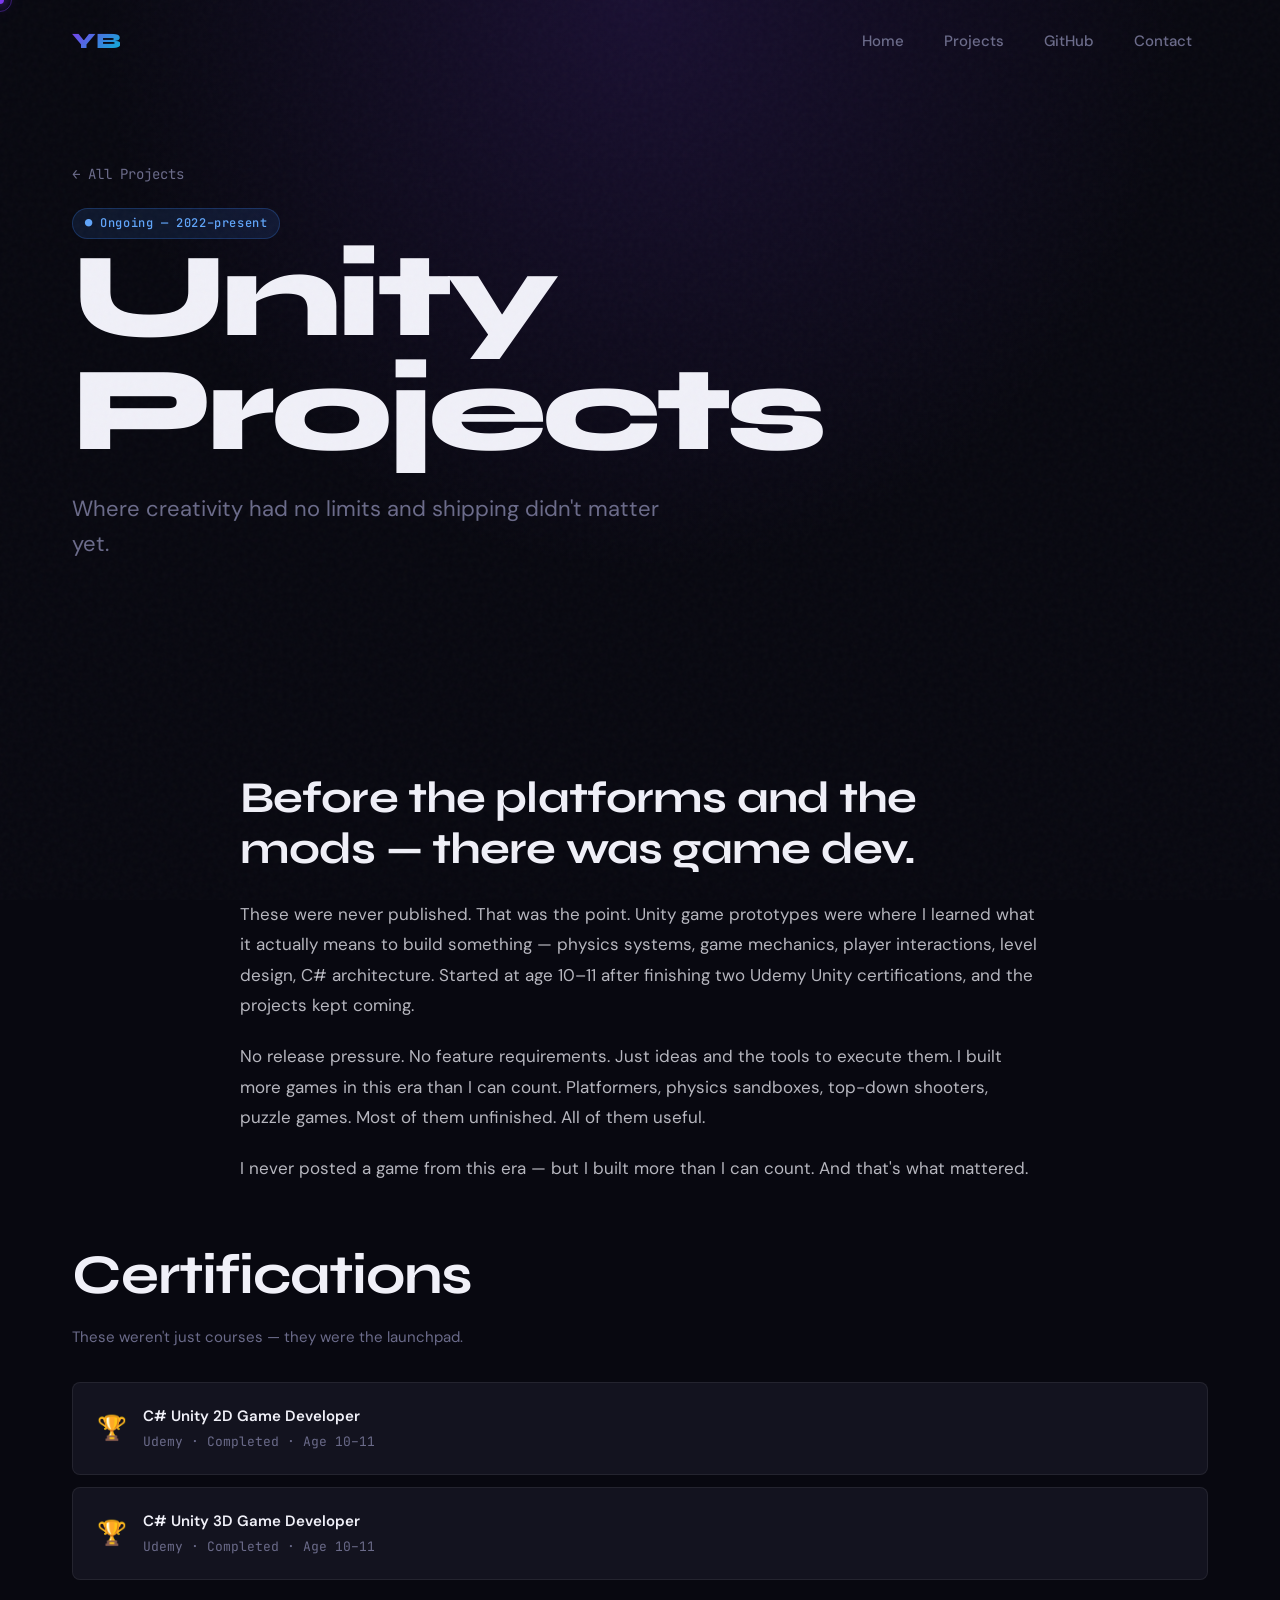
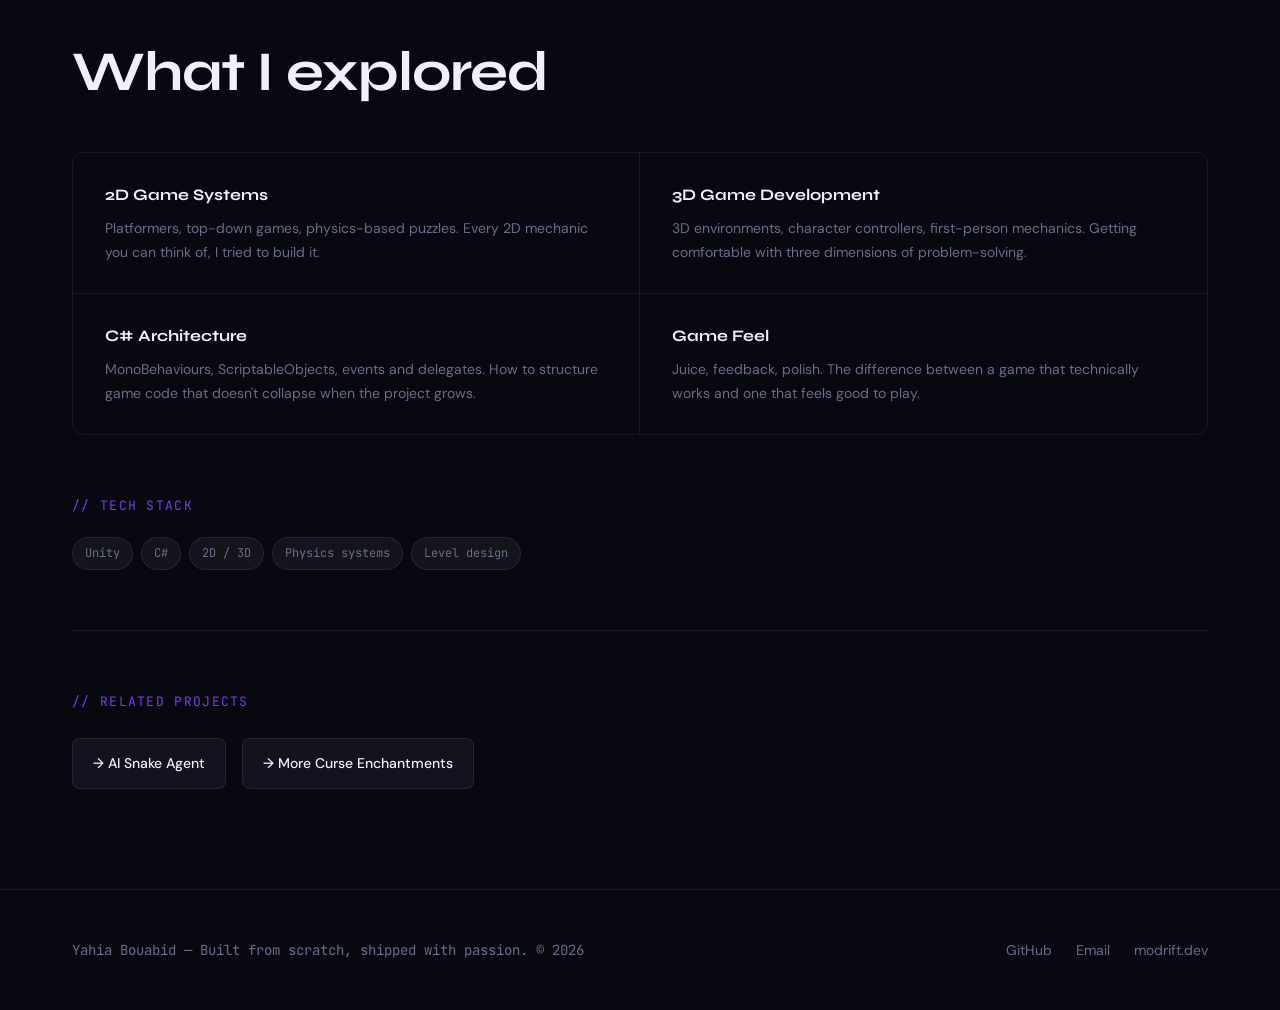
<file: projects/unity-games.html>
<!DOCTYPE html>
<html lang="en">
<head>
  <meta charset="UTF-8" />
  <meta name="viewport" content="width=device-width, initial-scale=1.0" />
  <title>Unity Projects — Yahia Bouabid</title>
  <meta name="description" content="Unity game prototypes — where creativity had no limits and shipping didn't matter yet." />
  <meta property="og:title" content="Unity Projects — Yahia Bouabid" />
  <meta property="og:description" content="Where creativity had no limits and shipping didn't matter yet." />
  <meta property="og:url" content="https://olusenbg.github.io/Olusen_Bg/projects/unity-games.html" />
  <link rel="icon" href="data:image/svg+xml,<svg xmlns='http://www.w3.org/2000/svg' viewBox='0 0 100 100'><rect width='100' height='100' rx='16' fill='%23080810'/><text y='.9em' font-size='60' font-family='sans-serif' font-weight='900' fill='%237c3aed' x='8'>YB</text></svg>" />
  <link rel="stylesheet" href="../css/style.css" />
  <link rel="stylesheet" href="../css/nav.css" />
</head>
<body>

<div id="cursor"></div>
<div id="cursor-trail"></div>

<nav>
  <div class="nav-inner">
    <a href="../" class="nav-logo"><span>YB</span></a>
    <ul class="nav-links">
      <li><a href="../">Home</a></li>
      <li><a href="../projects/">Projects</a></li>
      <li><a href="https://github.com/OlusenBg" target="_blank" rel="noopener noreferrer">GitHub</a></li>
      <li><a href="../#contact">Contact</a></li>
    </ul>
    <button class="nav-hamburger" aria-label="Menu">
      <span></span><span></span><span></span>
    </button>
  </div>
</nav>
<div class="nav-mobile">
  <a href="../">Home</a>
  <a href="../projects/">Projects</a>
  <a href="https://github.com/OlusenBg" target="_blank" rel="noopener noreferrer">GitHub</a>
  <a href="../#contact">Contact</a>
</div>

<!-- PROJECT HERO -->
<div class="project-hero">
  <div class="project-hero-bg"></div>
  <div class="container" style="position:relative;z-index:1">
    <div style="margin-bottom:20px" class="fade-up">
      <a href="../projects/" style="color:var(--text-muted);text-decoration:none;font-size:14px;font-family:'JetBrains Mono',monospace;transition:color 0.2s" onmouseover="this.style.color='var(--accent-primary)'" onmouseout="this.style.color='var(--text-muted)'">← All Projects</a>
    </div>
    <span class="badge badge-ongoing fade-up">● Ongoing — 2022–present</span>
    <h1 class="project-hero-title fade-up delay-1">Unity Projects</h1>
    <p class="project-hero-tagline fade-up delay-2">Where creativity had no limits and shipping didn't matter yet.</p>
  </div>
</div>

<section>
  <div class="container">

    <!-- Description -->
    <div class="desc-section">
      <h2 class="fade-up">Before the platforms and the mods — there was game dev.</h2>
      <p class="fade-up delay-1">These were never published. That was the point. Unity game prototypes were where I learned what it actually means to build something — physics systems, game mechanics, player interactions, level design, C# architecture. Started at age 10–11 after finishing two Udemy Unity certifications, and the projects kept coming.</p>
      <p class="fade-up delay-2">No release pressure. No feature requirements. Just ideas and the tools to execute them. I built more games in this era than I can count. Platformers, physics sandboxes, top-down shooters, puzzle games. Most of them unfinished. All of them useful.</p>
      <p class="fade-up delay-3">I never posted a game from this era — but I built more than I can count. And that's what mattered.</p>
    </div>

    <!-- Certifications -->
    <h2 class="section-heading fade-up">Certifications</h2>
    <p style="color:var(--text-muted);font-size:15px;margin-bottom:32px" class="fade-up delay-1">These weren't just courses — they were the launchpad.</p>

    <div class="fade-up delay-2">
      <div class="cert-item">
        <div class="cert-icon">🏆</div>
        <div>
          <div class="cert-title">C# Unity 2D Game Developer</div>
          <div class="cert-meta">Udemy · Completed · Age 10–11</div>
        </div>
      </div>
      <div class="cert-item">
        <div class="cert-icon">🏆</div>
        <div>
          <div class="cert-title">C# Unity 3D Game Developer</div>
          <div class="cert-meta">Udemy · Completed · Age 10–11</div>
        </div>
      </div>
    </div>

    <!-- What was explored -->
    <h2 class="section-heading fade-up" style="margin-top:60px">What I explored</h2>
    <div class="features-grid">
      <div class="feature-card fade-up delay-1">
        <div class="feature-card-title">2D Game Systems</div>
        <p>Platformers, top-down games, physics-based puzzles. Every 2D mechanic you can think of, I tried to build it.</p>
      </div>
      <div class="feature-card fade-up delay-2">
        <div class="feature-card-title">3D Game Development</div>
        <p>3D environments, character controllers, first-person mechanics. Getting comfortable with three dimensions of problem-solving.</p>
      </div>
      <div class="feature-card fade-up delay-1">
        <div class="feature-card-title">C# Architecture</div>
        <p>MonoBehaviours, ScriptableObjects, events and delegates. How to structure game code that doesn't collapse when the project grows.</p>
      </div>
      <div class="feature-card fade-up delay-2">
        <div class="feature-card-title">Game Feel</div>
        <p>Juice, feedback, polish. The difference between a game that technically works and one that feels good to play.</p>
      </div>
    </div>

    <!-- Tech Stack -->
    <div style="margin: 60px 0" class="fade-up">
      <span class="section-label">// TECH STACK</span>
      <div class="tags" style="margin-top: 16px">
        <span class="tag">Unity</span>
        <span class="tag">C#</span>
        <span class="tag">2D / 3D</span>
        <span class="tag">Physics systems</span>
        <span class="tag">Level design</span>
      </div>
    </div>

    <!-- Related -->
    <div class="related-section fade-up">
      <span class="section-label">// RELATED PROJECTS</span>
      <div class="related-links">
        <a href="ai-snake.html" class="related-link">→ AI Snake Agent</a>
        <a href="minecraft-mod.html" class="related-link">→ More Curse Enchantments</a>
      </div>
    </div>

  </div>
</section>

<!-- FOOTER -->
<footer>
  <div class="container">
    <div class="footer-inner">
      <span class="footer-copy">Yahia Bouabid — Built from scratch, shipped with passion. © 2026</span>
      <div class="footer-links">
        <a href="https://github.com/OlusenBg" target="_blank" rel="noopener noreferrer">GitHub</a>
        <a href="mailto:yahiabouabid@gmail.com">Email</a>
        <a href="https://modrift.dev" target="_blank" rel="noopener noreferrer">modrift.dev</a>
      </div>
    </div>
  </div>
</footer>

<script src="../js/main.js"></script>
</body>
</html>
</file>
<file: css/style.css>
@import url('https://fonts.googleapis.com/css2?family=Syne:wght@400;600;700;800&family=DM+Sans:wght@300;400;500;600&family=JetBrains+Mono:wght@400;500;600&display=swap');

:root {
  --bg: #080810;
  --bg-surface: #0f0f1a;
  --bg-card: #13131f;
  --accent-primary: #7c3aed;
  --accent-secondary: #06b6d4;
  --accent-danger: #ef4444;
  --text-primary: #f0f0f8;
  --text-muted: #6b6b8a;
  --border: rgba(255,255,255,0.07);
  --glow-primary: rgba(124,58,237,0.3);
  --glow-secondary: rgba(6,182,212,0.3);
  --glow-danger: rgba(239,68,68,0.3);
  --radius: 12px;
  --radius-sm: 8px;
  --transition: 0.25s cubic-bezier(0.4,0,0.2,1);
}

*, *::before, *::after { box-sizing: border-box; margin: 0; padding: 0; }

html { scroll-behavior: smooth; }

body {
  background: var(--bg);
  color: var(--text-primary);
  font-family: 'DM Sans', sans-serif;
  font-size: 16px;
  line-height: 1.75;
  overflow-x: hidden;
  cursor: none;
}

body::before {
  content: '';
  position: fixed;
  inset: 0;
  background-image: url("data:image/svg+xml,%3Csvg viewBox='0 0 200 200' xmlns='http://www.w3.org/2000/svg'%3E%3Cfilter id='noise'%3E%3CfeTurbulence type='fractalNoise' baseFrequency='0.9' numOctaves='4' stitchTiles='stitch'/%3E%3C/filter%3E%3Crect width='100%25' height='100%25' filter='url(%23noise)' opacity='1'/%3E%3C/svg%3E");
  opacity: 0.03;
  pointer-events: none;
  z-index: 9999;
}

/* Custom cursor */
#cursor {
  width: 8px;
  height: 8px;
  background: var(--accent-primary);
  border-radius: 50%;
  position: fixed;
  pointer-events: none;
  z-index: 99999;
  transform: translate(-50%, -50%);
  transition: transform 0.1s, background 0.2s;
  box-shadow: 0 0 12px var(--accent-primary), 0 0 24px var(--glow-primary);
}

#cursor-trail {
  width: 24px;
  height: 24px;
  border: 1px solid rgba(124,58,237,0.4);
  border-radius: 50%;
  position: fixed;
  pointer-events: none;
  z-index: 99998;
  transform: translate(-50%, -50%);
  transition: left 0.12s ease, top 0.12s ease;
}

/* Typography */
h1, h2, h3, h4, h5, h6 {
  font-family: 'Syne', sans-serif;
  font-weight: 700;
  line-height: 1.15;
  letter-spacing: -0.02em;
}

.mono { font-family: 'JetBrains Mono', monospace; }

/* Layout */
.container {
  max-width: 1200px;
  margin: 0 auto;
  padding: 0 32px;
}

section { padding: 100px 0; }

/* Section labels */
.section-label {
  font-family: 'JetBrains Mono', monospace;
  font-size: 13px;
  color: var(--accent-primary);
  letter-spacing: 0.1em;
  text-transform: uppercase;
  margin-bottom: 20px;
  display: block;
}

/* Divider */
.divider {
  height: 1px;
  background: linear-gradient(90deg, transparent, var(--border), transparent);
  margin: 0;
}

/* Buttons */
.btn {
  display: inline-flex;
  align-items: center;
  gap: 8px;
  padding: 14px 28px;
  border-radius: var(--radius-sm);
  font-family: 'DM Sans', sans-serif;
  font-weight: 600;
  font-size: 15px;
  text-decoration: none;
  transition: var(--transition);
  cursor: none;
  border: none;
  outline: none;
}

.btn-primary {
  background: var(--accent-primary);
  color: #fff;
}
.btn-primary:hover {
  background: #6d28d9;
  box-shadow: 0 0 32px var(--glow-primary);
  transform: translateY(-2px);
}

.btn-secondary {
  background: transparent;
  color: var(--text-primary);
  border: 1px solid var(--border);
}
.btn-secondary:hover {
  border-color: var(--accent-primary);
  color: var(--accent-primary);
  transform: translateY(-2px);
}

.btn-outline-cyan {
  background: transparent;
  color: var(--accent-secondary);
  border: 1px solid var(--accent-secondary);
}
.btn-outline-cyan:hover {
  background: rgba(6,182,212,0.1);
  box-shadow: 0 0 24px var(--glow-secondary);
  transform: translateY(-2px);
}

/* Status badges */
.badge {
  display: inline-flex;
  align-items: center;
  gap: 6px;
  padding: 4px 12px;
  border-radius: 999px;
  font-size: 12px;
  font-family: 'JetBrains Mono', monospace;
  font-weight: 500;
  letter-spacing: 0.05em;
}

.badge-active { background: rgba(34,197,94,0.12); color: #4ade80; border: 1px solid rgba(34,197,94,0.25); }
.badge-beta { background: rgba(234,179,8,0.12); color: #facc15; border: 1px solid rgba(234,179,8,0.25); }
.badge-dev { background: rgba(249,115,22,0.12); color: #fb923c; border: 1px solid rgba(249,115,22,0.25); }
.badge-discontinued { background: rgba(239,68,68,0.12); color: #f87171; border: 1px solid rgba(239,68,68,0.25); }
.badge-completed { background: rgba(99,102,241,0.12); color: #818cf8; border: 1px solid rgba(99,102,241,0.25); }
.badge-published { background: rgba(34,197,94,0.12); color: #4ade80; border: 1px solid rgba(34,197,94,0.25); }
.badge-ongoing { background: rgba(59,130,246,0.12); color: #60a5fa; border: 1px solid rgba(59,130,246,0.25); }

/* Cards */
.card {
  background: var(--bg-card);
  border: 1px solid var(--border);
  border-radius: var(--radius);
  padding: 32px;
  transition: var(--transition);
  position: relative;
  overflow: hidden;
}
.card:hover {
  border-color: rgba(124,58,237,0.3);
  transform: translateY(-4px);
  box-shadow: 0 20px 60px rgba(0,0,0,0.4), 0 0 40px var(--glow-primary);
}

/* Tech tags / pills */
.tags { display: flex; flex-wrap: wrap; gap: 8px; }

.tag {
  padding: 5px 12px;
  border-radius: 999px;
  font-family: 'JetBrains Mono', monospace;
  font-size: 12px;
  background: rgba(255,255,255,0.05);
  color: var(--text-muted);
  border: 1px solid var(--border);
  transition: var(--transition);
}
.tag:hover {
  background: rgba(124,58,237,0.15);
  color: var(--accent-primary);
  border-color: rgba(124,58,237,0.3);
}

/* Scroll animations */
.fade-up {
  opacity: 0;
  transform: translateY(30px);
  transition: opacity 0.7s ease, transform 0.7s ease;
}
.fade-up.visible {
  opacity: 1;
  transform: translateY(0);
}

/* Stagger delays */
.delay-1 { transition-delay: 0.1s; }
.delay-2 { transition-delay: 0.2s; }
.delay-3 { transition-delay: 0.3s; }
.delay-4 { transition-delay: 0.4s; }
.delay-5 { transition-delay: 0.5s; }

/* ── HERO ── */
.hero {
  min-height: 100vh;
  display: flex;
  align-items: center;
  position: relative;
  overflow: hidden;
}

.hero-bg {
  position: absolute;
  inset: 0;
  z-index: 0;
}

.hero-grid {
  position: absolute;
  inset: 0;
  background-image:
    linear-gradient(rgba(124,58,237,0.06) 1px, transparent 1px),
    linear-gradient(90deg, rgba(124,58,237,0.06) 1px, transparent 1px);
  background-size: 60px 60px;
  animation: gridPulse 8s ease-in-out infinite;
}

@keyframes gridPulse {
  0%, 100% { opacity: 0.5; }
  50% { opacity: 1; }
}

.hero-glow {
  position: absolute;
  width: 600px;
  height: 600px;
  border-radius: 50%;
  background: radial-gradient(circle, rgba(124,58,237,0.15) 0%, transparent 70%);
  top: 50%;
  left: 50%;
  transform: translate(-50%, -50%);
  animation: glowPulse 6s ease-in-out infinite;
}

@keyframes glowPulse {
  0%, 100% { transform: translate(-50%, -50%) scale(1); opacity: 0.8; }
  50% { transform: translate(-50%, -50%) scale(1.2); opacity: 1; }
}

.particles-container {
  position: absolute;
  inset: 0;
  overflow: hidden;
}

.particle {
  position: absolute;
  border-radius: 50%;
  animation: float linear infinite;
  opacity: 0.4;
}

@keyframes float {
  from { transform: translateY(100vh) rotate(0deg); opacity: 0; }
  10% { opacity: 0.4; }
  90% { opacity: 0.4; }
  to { transform: translateY(-100px) rotate(360deg); opacity: 0; }
}

.hero-content {
  position: relative;
  z-index: 1;
  padding-top: 72px;
  padding-bottom: 48px;
}

.hero-headline {
  font-size: clamp(48px, 8vw, 96px);
  font-weight: 800;
  line-height: 1.0;
  letter-spacing: -0.04em;
  margin-bottom: 28px;
  background: linear-gradient(135deg, var(--text-primary) 0%, rgba(240,240,248,0.7) 100%);
  -webkit-background-clip: text;
  -webkit-text-fill-color: transparent;
  background-clip: text;
}

.hero-sub {
  font-size: clamp(16px, 2vw, 20px);
  color: var(--text-muted);
  max-width: 560px;
  line-height: 1.7;
  margin-bottom: 40px;
}

.hero-ctas { display: flex; gap: 16px; flex-wrap: wrap; margin-bottom: 60px; }

.hero-badge {
  display: inline-flex;
  align-items: center;
  gap: 8px;
  padding: 8px 16px;
  background: rgba(34,197,94,0.08);
  border: 1px solid rgba(34,197,94,0.2);
  border-radius: 999px;
  font-size: 13px;
  font-family: 'JetBrains Mono', monospace;
  color: #4ade80;
}

.hero-badge::before {
  content: '';
  width: 6px;
  height: 6px;
  background: #4ade80;
  border-radius: 50%;
  animation: blink 2s ease-in-out infinite;
}

@keyframes blink {
  0%, 100% { opacity: 1; }
  50% { opacity: 0.3; }
}

/* ── STATS BAR ── */
.stats-bar {
  padding: 60px 0;
  background: var(--bg-surface);
  border-top: 1px solid var(--border);
  border-bottom: 1px solid var(--border);
}

.stats-grid {
  display: grid;
  grid-template-columns: repeat(4, 1fr);
  gap: 0;
}

.stat-item {
  text-align: center;
  padding: 24px;
  position: relative;
}

.stat-item:not(:last-child)::after {
  content: '';
  position: absolute;
  right: 0;
  top: 20%;
  height: 60%;
  width: 1px;
  background: var(--border);
}

.stat-number {
  font-family: 'Syne', sans-serif;
  font-size: clamp(32px, 4vw, 48px);
  font-weight: 800;
  line-height: 1;
  color: var(--text-primary);
  margin-bottom: 8px;
}

.stat-label {
  font-size: 14px;
  color: var(--text-muted);
  font-family: 'JetBrains Mono', monospace;
  letter-spacing: 0.05em;
}

/* ── STORY SECTION ── */
.story-grid {
  display: grid;
  grid-template-columns: 1fr 360px;
  gap: 80px;
  align-items: start;
}

.story-headline {
  font-size: clamp(36px, 5vw, 60px);
  margin-bottom: 48px;
}

.chapter {
  margin-bottom: 48px;
}

.chapter-title {
  font-family: 'Syne', sans-serif;
  font-size: 18px;
  font-weight: 700;
  color: var(--accent-primary);
  margin-bottom: 12px;
}

.chapter p {
  color: rgba(240,240,248,0.75);
  line-height: 1.8;
  font-size: 16px;
}

/* Timeline */
.timeline {
  position: relative;
  padding-left: 24px;
}

.timeline::before {
  content: '';
  position: absolute;
  left: 0;
  top: 8px;
  bottom: 8px;
  width: 2px;
  background: linear-gradient(to bottom, var(--accent-primary), transparent);
}

.timeline-item {
  position: relative;
  padding-bottom: 28px;
}

.timeline-item::before {
  content: '';
  position: absolute;
  left: -29px;
  top: 7px;
  width: 10px;
  height: 10px;
  border-radius: 50%;
  background: var(--accent-primary);
  box-shadow: 0 0 12px var(--glow-primary);
}

.timeline-year {
  font-family: 'JetBrains Mono', monospace;
  font-size: 12px;
  color: var(--accent-primary);
  font-weight: 600;
  margin-bottom: 4px;
}

.timeline-text {
  font-size: 14px;
  color: var(--text-muted);
  line-height: 1.5;
}

/* ── FEATURED PROJECTS ── */
.projects-grid {
  display: grid;
  grid-template-columns: repeat(3, 1fr);
  gap: 24px;
  margin-bottom: 48px;
}

.project-card {
  background: var(--bg-card);
  border: 1px solid var(--border);
  border-radius: var(--radius);
  padding: 32px;
  transition: var(--transition);
  text-decoration: none;
  color: inherit;
  display: flex;
  flex-direction: column;
  position: relative;
  overflow: hidden;
}

.project-card::before {
  content: '';
  position: absolute;
  inset: 0;
  background: linear-gradient(135deg, var(--glow-primary), transparent);
  opacity: 0;
  transition: var(--transition);
}

.project-card:hover {
  border-color: rgba(124,58,237,0.4);
  transform: translateY(-6px);
  box-shadow: 0 24px 60px rgba(0,0,0,0.5), 0 0 40px var(--glow-primary);
}
.project-card:hover::before { opacity: 0.05; }

.project-card-header {
  display: flex;
  align-items: flex-start;
  justify-content: space-between;
  margin-bottom: 16px;
}

.project-name {
  font-family: 'Syne', sans-serif;
  font-size: 22px;
  font-weight: 700;
}

.project-arrow {
  color: var(--text-muted);
  font-size: 20px;
  transition: var(--transition);
}
.project-card:hover .project-arrow {
  color: var(--accent-primary);
  transform: translate(4px, -4px);
}

.project-desc {
  color: var(--text-muted);
  font-size: 15px;
  line-height: 1.6;
  margin-bottom: 20px;
  flex: 1;
}

.project-card-footer {
  display: flex;
  align-items: center;
  justify-content: space-between;
  margin-top: 20px;
}

/* ── SKILLS ── */
.skills-grid {
  display: grid;
  grid-template-columns: repeat(2, 1fr);
  gap: 48px;
}

.skills-group-title {
  font-family: 'JetBrains Mono', monospace;
  font-size: 12px;
  color: var(--text-muted);
  text-transform: uppercase;
  letter-spacing: 0.1em;
  margin-bottom: 20px;
}

/* ── BEYOND CODE ── */
.human-prose {
  max-width: 700px;
}

.human-prose p {
  font-size: 17px;
  color: rgba(240,240,248,0.75);
  line-height: 1.85;
  margin-bottom: 20px;
}

/* ── CONTACT CTA ── */
.contact-section {
  text-align: center;
  padding: 120px 0;
  background: var(--bg-surface);
  border-top: 1px solid var(--border);
}

.contact-headline {
  font-size: clamp(56px, 8vw, 100px);
  font-weight: 800;
  letter-spacing: -0.04em;
  background: linear-gradient(135deg, var(--text-primary), rgba(240,240,248,0.5));
  -webkit-background-clip: text;
  -webkit-text-fill-color: transparent;
  background-clip: text;
  margin-bottom: 20px;
}

.contact-sub {
  font-size: 18px;
  color: var(--text-muted);
  margin-bottom: 48px;
}

.contact-ctas { display: flex; gap: 16px; justify-content: center; flex-wrap: wrap; }

/* ── FOOTER ── */
footer {
  background: var(--bg);
  border-top: 1px solid var(--border);
  padding: 48px 0;
}

.footer-inner {
  display: flex;
  align-items: center;
  justify-content: space-between;
}

.footer-copy {
  font-size: 14px;
  color: var(--text-muted);
  font-family: 'JetBrains Mono', monospace;
}

.footer-links { display: flex; gap: 24px; }

.footer-links a {
  font-size: 14px;
  color: var(--text-muted);
  text-decoration: none;
  transition: var(--transition);
}
.footer-links a:hover { color: var(--accent-primary); }

/* ── PROJECT HERO ── */
.project-hero {
  padding: 160px 0 80px;
  position: relative;
  overflow: hidden;
}

.project-hero-bg {
  position: absolute;
  inset: 0;
  background: radial-gradient(ellipse at 50% 0%, rgba(124,58,237,0.15), transparent 60%);
}

.project-hero-title {
  font-size: clamp(56px, 10vw, 120px);
  font-weight: 800;
  letter-spacing: -0.04em;
  line-height: 0.95;
  margin-bottom: 24px;
}

.project-hero-tagline {
  font-size: clamp(16px, 2vw, 22px);
  color: var(--text-muted);
  max-width: 600px;
  line-height: 1.6;
  margin-bottom: 32px;
}

/* Feature cards */
.features-grid {
  display: grid;
  grid-template-columns: repeat(2, 1fr);
  gap: 0;
  margin: 48px 0;
  border: 1px solid var(--border);
  border-radius: var(--radius);
  overflow: hidden;
}

.feature-card {
  background: transparent;
  border: none;
  border-right: 1px solid var(--border);
  border-bottom: 1px solid var(--border);
  padding: 28px 32px;
  transition: var(--transition);
}
.feature-card:nth-child(even) { border-right: none; }
.feature-card:nth-last-child(-n+2) { border-bottom: none; }

.feature-card:hover {
  background: rgba(124,58,237,0.04);
}

.feature-card-title {
  font-family: 'Syne', sans-serif;
  font-size: 16px;
  font-weight: 700;
  margin-bottom: 8px;
}

.feature-card p {
  font-size: 14px;
  color: var(--text-muted);
  line-height: 1.7;
}

/* Related projects */
.related-section {
  border-top: 1px solid var(--border);
  padding-top: 60px;
  margin-top: 60px;
}

.related-links { display: flex; gap: 16px; flex-wrap: wrap; margin-top: 24px; }

.related-link {
  display: inline-flex;
  align-items: center;
  gap: 8px;
  padding: 12px 20px;
  background: var(--bg-card);
  border: 1px solid var(--border);
  border-radius: var(--radius-sm);
  color: var(--text-primary);
  text-decoration: none;
  font-size: 14px;
  font-weight: 500;
  transition: var(--transition);
}
.related-link:hover {
  border-color: var(--accent-primary);
  color: var(--accent-primary);
  transform: translateY(-2px);
}

/* ── ALL PROJECTS PAGE ── */
.filter-tabs {
  display: flex;
  gap: 8px;
  flex-wrap: wrap;
  margin-bottom: 48px;
}

.filter-tab {
  padding: 8px 20px;
  border-radius: 999px;
  font-size: 14px;
  font-family: 'JetBrains Mono', monospace;
  background: var(--bg-card);
  border: 1px solid var(--border);
  color: var(--text-muted);
  cursor: none;
  transition: var(--transition);
}
.filter-tab.active,
.filter-tab:hover {
  background: rgba(124,58,237,0.15);
  border-color: var(--accent-primary);
  color: var(--accent-primary);
}

.all-projects-grid {
  display: grid;
  grid-template-columns: repeat(3, 1fr);
  gap: 24px;
}

/* Description section */
.desc-section {
  max-width: 800px;
  margin: 0 auto 60px;
}

.desc-section h2 {
  font-size: clamp(28px, 4vw, 44px);
  margin-bottom: 24px;
}

.desc-section p {
  color: rgba(240,240,248,0.75);
  font-size: 17px;
  line-height: 1.8;
  margin-bottom: 20px;
}

/* Stats row inside project */
.project-stats {
  display: flex;
  gap: 48px;
  padding: 40px 0;
  border-top: 1px solid var(--border);
  border-bottom: 1px solid var(--border);
  margin: 48px 0;
}

.project-stat-num {
  font-family: 'Syne', sans-serif;
  font-size: 36px;
  font-weight: 800;
  color: var(--accent-primary);
}

.project-stat-label {
  font-size: 13px;
  color: var(--text-muted);
  font-family: 'JetBrains Mono', monospace;
}

/* ── GLITCH (The Watcher) ── */
.glitch {
  position: relative;
}
.glitch::before,
.glitch::after {
  content: attr(data-text);
  position: absolute;
  inset: 0;
  font-family: 'Syne', sans-serif;
  font-weight: 800;
  letter-spacing: -0.04em;
}
.glitch::before {
  color: #ef4444;
  clip-path: polygon(0 35%, 100% 35%, 100% 55%, 0 55%);
  animation: glitch1 4s infinite;
}
.glitch::after {
  color: #06b6d4;
  clip-path: polygon(0 65%, 100% 65%, 100% 85%, 0 85%);
  animation: glitch2 4s infinite;
}
@keyframes glitch1 {
  0%, 90%, 100% { transform: none; }
  92% { transform: translate(-4px, 0); }
  94% { transform: translate(4px, 0); }
  96% { transform: translate(-2px, 0); }
}
@keyframes glitch2 {
  0%, 90%, 100% { transform: none; }
  93% { transform: translate(4px, 0); }
  95% { transform: translate(-4px, 0); }
  97% { transform: translate(2px, 0); }
}

/* Watcher accent */
body.watcher-theme {
  --accent-primary: #ef4444;
  --glow-primary: rgba(239,68,68,0.3);
}
body.watcher-theme .section-label { color: #ef4444; }
body.watcher-theme .hero-grid {
  background-image:
    linear-gradient(rgba(239,68,68,0.06) 1px, transparent 1px),
    linear-gradient(90deg, rgba(239,68,68,0.06) 1px, transparent 1px);
}
body.watcher-theme .hero-glow {
  background: radial-gradient(circle, rgba(239,68,68,0.15) 0%, transparent 70%);
}
body.watcher-theme .project-hero-bg {
  background: radial-gradient(ellipse at 50% 0%, rgba(239,68,68,0.18), transparent 60%);
}
body.watcher-theme .project-card:hover,
body.watcher-theme .feature-card:hover {
  border-color: rgba(239,68,68,0.4);
  box-shadow: 0 24px 60px rgba(0,0,0,0.5), 0 0 40px var(--glow-primary);
}

/* Watcher dramatic feature items */
.watcher-features {
  display: flex;
  flex-direction: column;
  gap: 20px;
  margin: 48px 0;
}

.watcher-feature {
  display: flex;
  align-items: flex-start;
  gap: 24px;
  padding: 28px;
  background: var(--bg-card);
  border: 1px solid var(--border);
  border-left: 3px solid var(--accent-danger);
  border-radius: var(--radius);
  transition: var(--transition);
}
.watcher-feature:hover {
  border-left-color: #ef4444;
  box-shadow: -4px 0 30px rgba(239,68,68,0.2);
}

.watcher-feature-num {
  font-family: 'Syne', sans-serif;
  font-size: 40px;
  font-weight: 800;
  color: rgba(239,68,68,0.25);
  line-height: 1;
  flex-shrink: 0;
  width: 56px;
}

.watcher-feature-text h3 {
  font-size: 18px;
  font-weight: 700;
  margin-bottom: 6px;
  color: var(--text-primary);
}
.watcher-feature-text p {
  font-size: 14px;
  color: var(--text-muted);
  line-height: 1.6;
}

/* Mockup UI */
.mockup {
  background: #090912;
  border: 1px solid var(--border);
  border-radius: var(--radius);
  overflow: hidden;
  margin: 48px 0;
}

.mockup-bar {
  background: #0d0d1a;
  padding: 12px 20px;
  display: flex;
  align-items: center;
  gap: 8px;
  border-bottom: 1px solid var(--border);
}

.mockup-dot {
  width: 10px;
  height: 10px;
  border-radius: 50%;
}

.mockup-url {
  flex: 1;
  background: rgba(255,255,255,0.04);
  border-radius: 6px;
  padding: 4px 12px;
  font-family: 'JetBrains Mono', monospace;
  font-size: 12px;
  color: var(--text-muted);
  margin-left: 12px;
}

.mockup-body {
  padding: 40px;
}

.mockup-nav-bar {
  display: flex;
  align-items: center;
  justify-content: space-between;
  margin-bottom: 60px;
}

.mockup-logo {
  font-family: 'Syne', sans-serif;
  font-weight: 800;
  font-size: 18px;
  color: var(--accent-primary);
}

.mockup-nav-items {
  display: flex;
  gap: 24px;
}

.mockup-nav-item {
  font-size: 13px;
  color: var(--text-muted);
  font-family: 'JetBrains Mono', monospace;
}

.mockup-hero-text {
  font-family: 'Syne', sans-serif;
  font-size: clamp(24px, 3vw, 40px);
  font-weight: 800;
  line-height: 1.1;
  margin-bottom: 16px;
  background: linear-gradient(135deg, var(--text-primary), rgba(240,240,248,0.6));
  -webkit-background-clip: text;
  -webkit-text-fill-color: transparent;
  background-clip: text;
}

.mockup-sub {
  font-size: 14px;
  color: var(--text-muted);
  margin-bottom: 24px;
}

.mockup-btn {
  display: inline-block;
  padding: 10px 20px;
  background: var(--accent-primary);
  border-radius: 6px;
  font-size: 13px;
  color: #fff;
  font-family: 'DM Sans', sans-serif;
  font-weight: 600;
}

/* Section heading */
.section-heading {
  font-size: clamp(32px, 5vw, 56px);
  margin-bottom: 16px;
}

.section-subheading {
  color: var(--text-muted);
  font-size: 17px;
  margin-bottom: 48px;
  max-width: 600px;
}

/* Certification items */
.cert-item {
  display: flex;
  align-items: center;
  gap: 16px;
  padding: 20px 24px;
  background: var(--bg-card);
  border: 1px solid var(--border);
  border-radius: var(--radius-sm);
  margin-bottom: 12px;
}

.cert-icon {
  font-size: 24px;
}

.cert-title {
  font-weight: 600;
  font-size: 15px;
  margin-bottom: 2px;
}

.cert-meta {
  font-size: 13px;
  color: var(--text-muted);
  font-family: 'JetBrains Mono', monospace;
}

/* ── RESPONSIVE ── */

/* Large screens (16:9, 1440px+) */
@media (min-width: 1440px) {
  .container { max-width: 1400px; }
  .hero-headline { font-size: clamp(96px, 7vw, 120px); }
  .project-hero-title { font-size: clamp(80px, 9vw, 140px); }
}

/* Tablet (≤900px) */
@media (max-width: 900px) {
  section { padding: 80px 0; }
  .story-grid { grid-template-columns: 1fr; gap: 60px; }
  .projects-grid { grid-template-columns: repeat(2, 1fr); }
  .all-projects-grid { grid-template-columns: repeat(2, 1fr); }
  .stats-grid { grid-template-columns: repeat(2, 1fr); }
  .stat-item:nth-child(even)::after { display: none; }
  .skills-grid { grid-template-columns: 1fr; }
  .features-grid { grid-template-columns: 1fr; }
  .feature-card { border-right: none !important; border-bottom: 1px solid var(--border) !important; }
  .feature-card:last-child { border-bottom: none !important; }
}

/* Large mobile / small tablet (≤700px) */
@media (max-width: 700px) {
  .all-projects-grid { grid-template-columns: 1fr; }
  .projects-grid { grid-template-columns: 1fr; }
}

/* Mobile (≤600px) */
@media (max-width: 600px) {
  .container { padding: 0 20px; }
  section { padding: 48px 0; }
  .hero { min-height: 100svh; }
  .hero-headline { font-size: 36px; }
  .project-hero { padding: 100px 0 48px; }
  .project-hero-title { font-size: clamp(44px, 12vw, 72px); line-height: 1; }
  .stats-bar { padding: 40px 0; }
  .stat-number { font-size: 32px; }
  .footer-inner { flex-direction: column; gap: 24px; text-align: center; }
  .footer-links { flex-wrap: wrap; justify-content: center; }
  .hero-ctas { flex-direction: column; }
  .contact-ctas { flex-direction: column; align-items: center; }
  .contact-section { padding: 72px 0; }
  .contact-headline { font-size: clamp(40px, 14vw, 72px); }
  .watcher-feature { flex-direction: column; gap: 10px; }
  .watcher-feature-num { font-size: 28px; width: auto; line-height: 1; }
  .watcher-features { gap: 12px; }
  .mockup-body { padding: 24px; }
  .mockup-nav-items { display: none; }
  .mockup-hero-text { font-size: 20px; }
  .desc-section { margin-bottom: 40px; }
  .related-links { flex-direction: column; }
  .story-headline { font-size: 32px; }
  .features-grid { margin: 32px 0; }
  #cursor, #cursor-trail { display: none; }
}
</file>
<file: css/nav.css>
/* ── NAVBAR ── */
nav {
  position: fixed;
  top: 0;
  left: 0;
  right: 0;
  z-index: 1000;
  padding: 20px 0;
  transition: background 0.3s ease, backdrop-filter 0.3s ease, padding 0.3s ease, border-bottom 0.3s ease;
  border-bottom: 1px solid transparent;
}

nav.scrolled {
  background: rgba(8, 8, 16, 0.85);
  backdrop-filter: blur(20px);
  -webkit-backdrop-filter: blur(20px);
  padding: 14px 0;
  border-bottom: 1px solid var(--border);
}

.nav-inner {
  display: flex;
  align-items: center;
  justify-content: space-between;
  max-width: 1200px;
  margin: 0 auto;
  padding: 0 32px;
}

.nav-logo {
  font-family: 'Syne', sans-serif;
  font-weight: 800;
  font-size: 22px;
  color: var(--text-primary);
  text-decoration: none;
  position: relative;
  letter-spacing: -0.02em;
}

.nav-logo span {
  background: linear-gradient(135deg, var(--accent-primary), var(--accent-secondary));
  -webkit-background-clip: text;
  -webkit-text-fill-color: transparent;
  background-clip: text;
}

.nav-logo::after {
  content: '';
  position: absolute;
  inset: -6px -10px;
  border-radius: 8px;
  background: radial-gradient(ellipse, rgba(124,58,237,0.15), transparent 70%);
  opacity: 0;
  transition: opacity 0.3s;
}
.nav-logo:hover::after { opacity: 1; }

.nav-links {
  display: flex;
  align-items: center;
  gap: 8px;
  list-style: none;
}

.nav-links a {
  display: block;
  padding: 8px 16px;
  color: var(--text-muted);
  text-decoration: none;
  font-size: 15px;
  font-weight: 500;
  border-radius: 8px;
  transition: color 0.25s ease, background 0.25s ease;
  position: relative;
}

.nav-links a::after {
  content: '';
  position: absolute;
  bottom: 2px;
  left: 50%;
  transform: translateX(-50%);
  width: 0;
  height: 2px;
  background: var(--accent-primary);
  border-radius: 2px;
  transition: width 0.25s ease;
}

.nav-links a:hover,
.nav-links a.active {
  color: var(--text-primary);
}

.nav-links a:hover::after,
.nav-links a.active::after {
  width: 60%;
}

.nav-links a.active {
  color: var(--text-primary);
}

/* Hamburger */
.nav-hamburger {
  display: none;
  flex-direction: column;
  gap: 5px;
  cursor: none;
  padding: 8px;
  background: none;
  border: none;
  outline: none;
}

.nav-hamburger span {
  display: block;
  width: 24px;
  height: 2px;
  background: var(--text-primary);
  border-radius: 2px;
  transition: var(--transition);
}

.nav-hamburger.open span:nth-child(1) {
  transform: translateY(7px) rotate(45deg);
}
.nav-hamburger.open span:nth-child(2) {
  opacity: 0;
}
.nav-hamburger.open span:nth-child(3) {
  transform: translateY(-7px) rotate(-45deg);
}

/* Mobile menu */
.nav-mobile {
  display: none;
  position: fixed;
  inset: 0;
  background: rgba(8,8,16,0.98);
  backdrop-filter: blur(20px);
  z-index: 999;
  flex-direction: column;
  align-items: center;
  justify-content: center;
  gap: 8px;
}

.nav-mobile.open { display: flex; }

.nav-mobile a {
  font-family: 'Syne', sans-serif;
  font-size: 32px;
  font-weight: 700;
  color: var(--text-muted);
  text-decoration: none;
  padding: 12px 24px;
  transition: color 0.25s;
  letter-spacing: -0.02em;
}
.nav-mobile a:hover,
.nav-mobile a.active {
  color: var(--accent-primary);
}

@media (max-width: 700px) {
  .nav-links { display: none; }
  .nav-hamburger { display: flex; }
}

@media (max-width: 700px) {
  .nav-inner { padding: 0 20px; }
}
</file>
